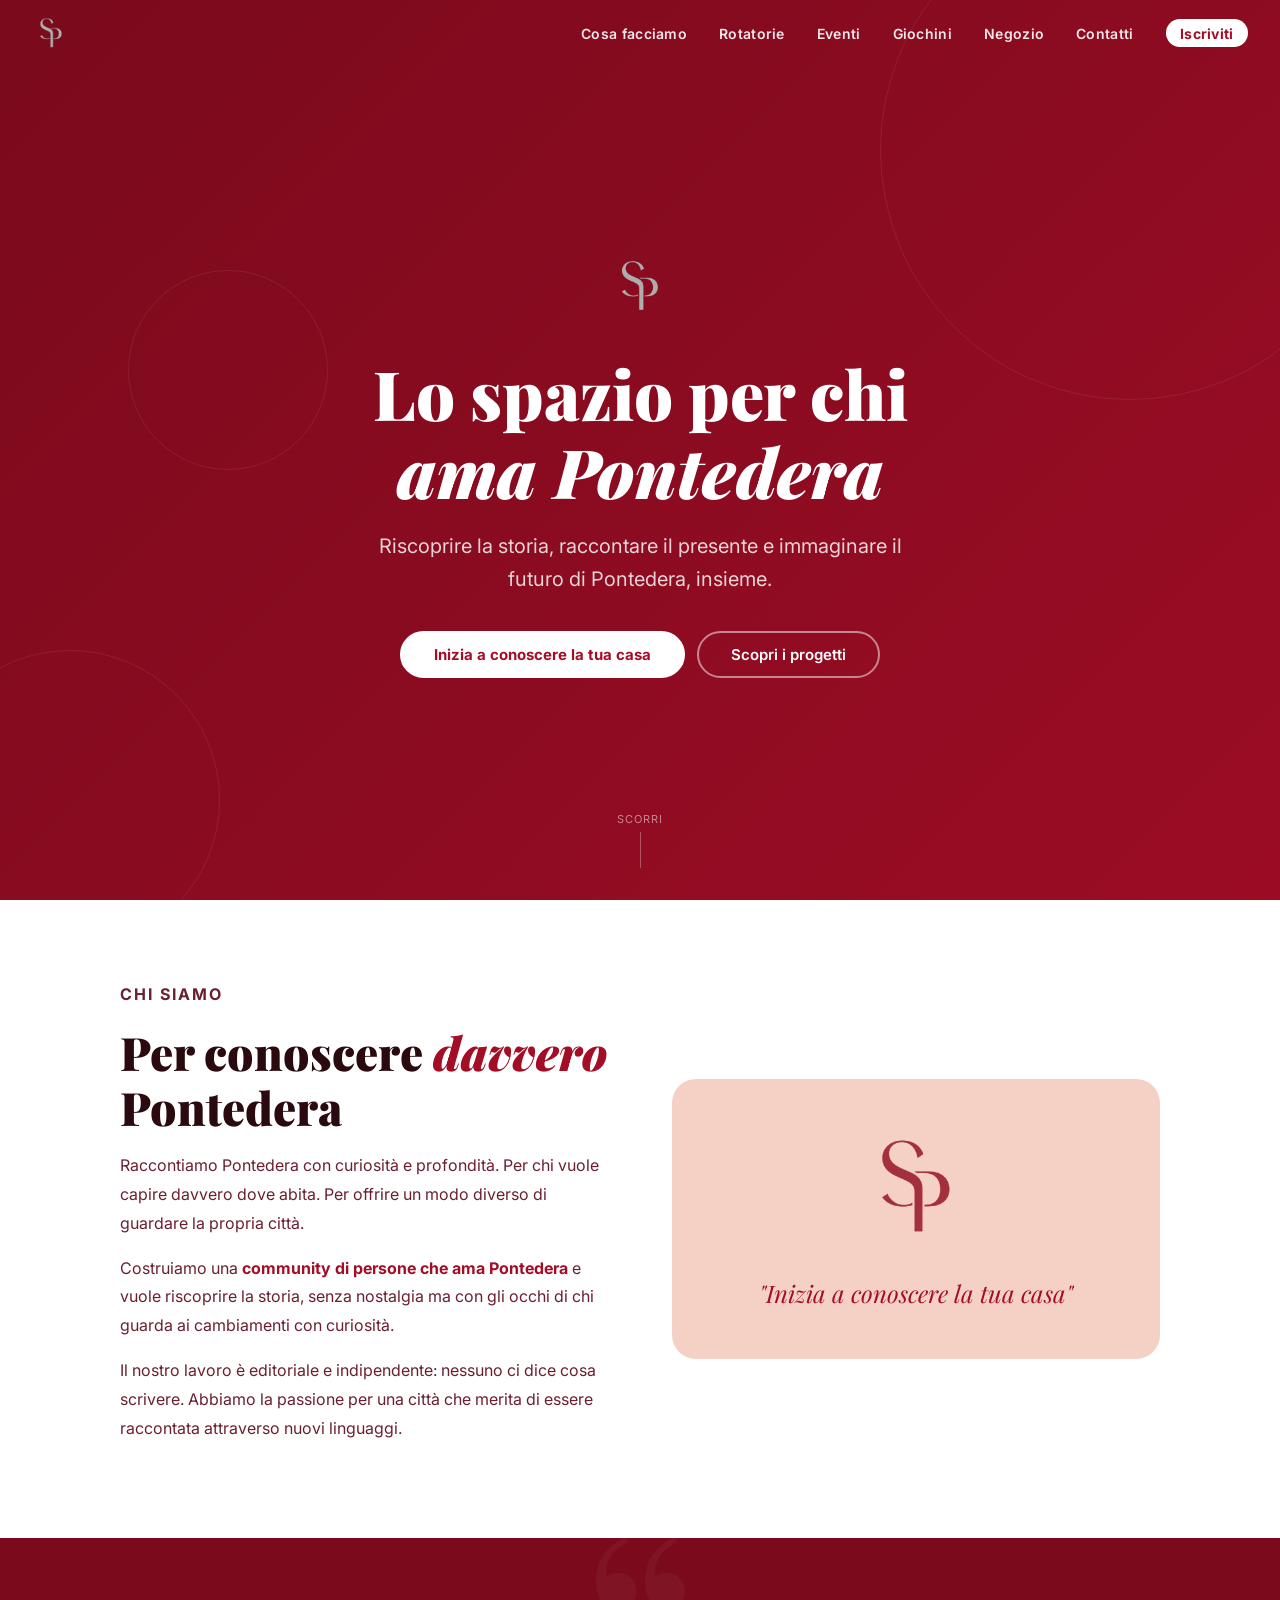
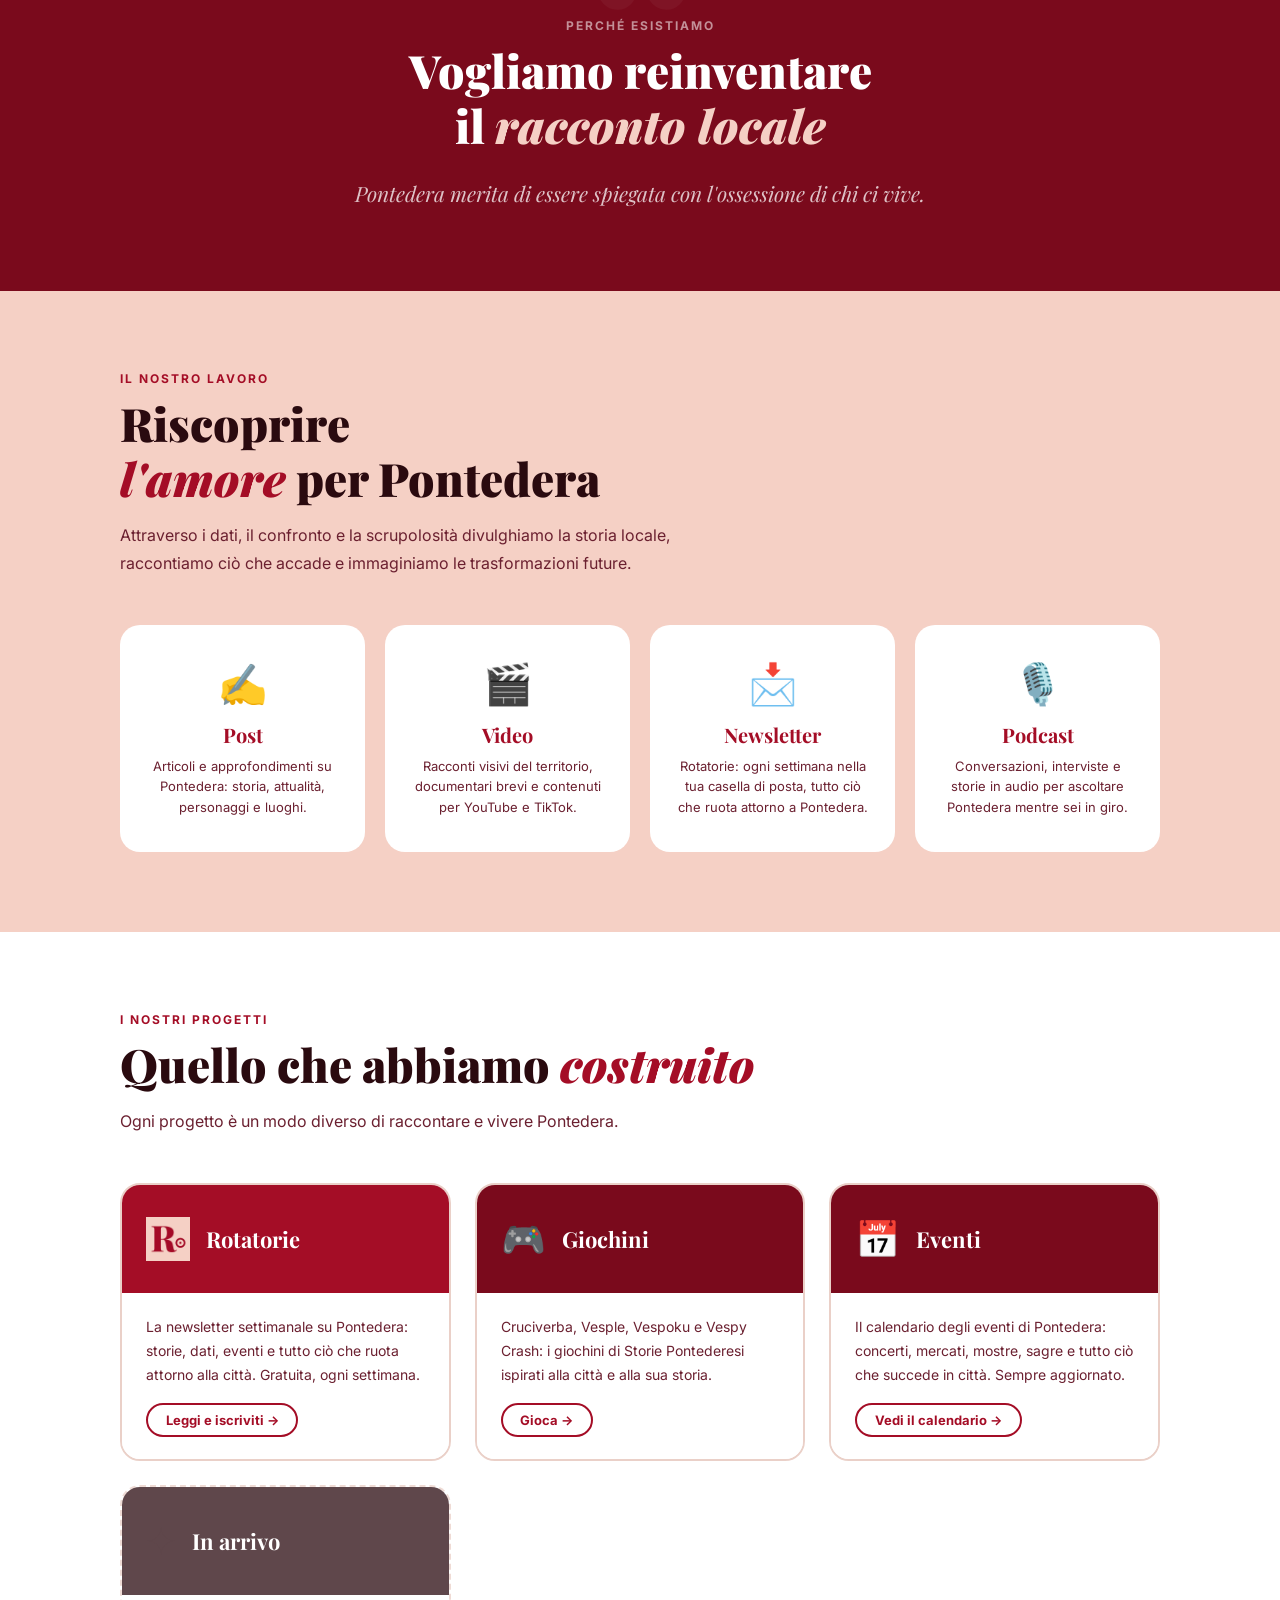
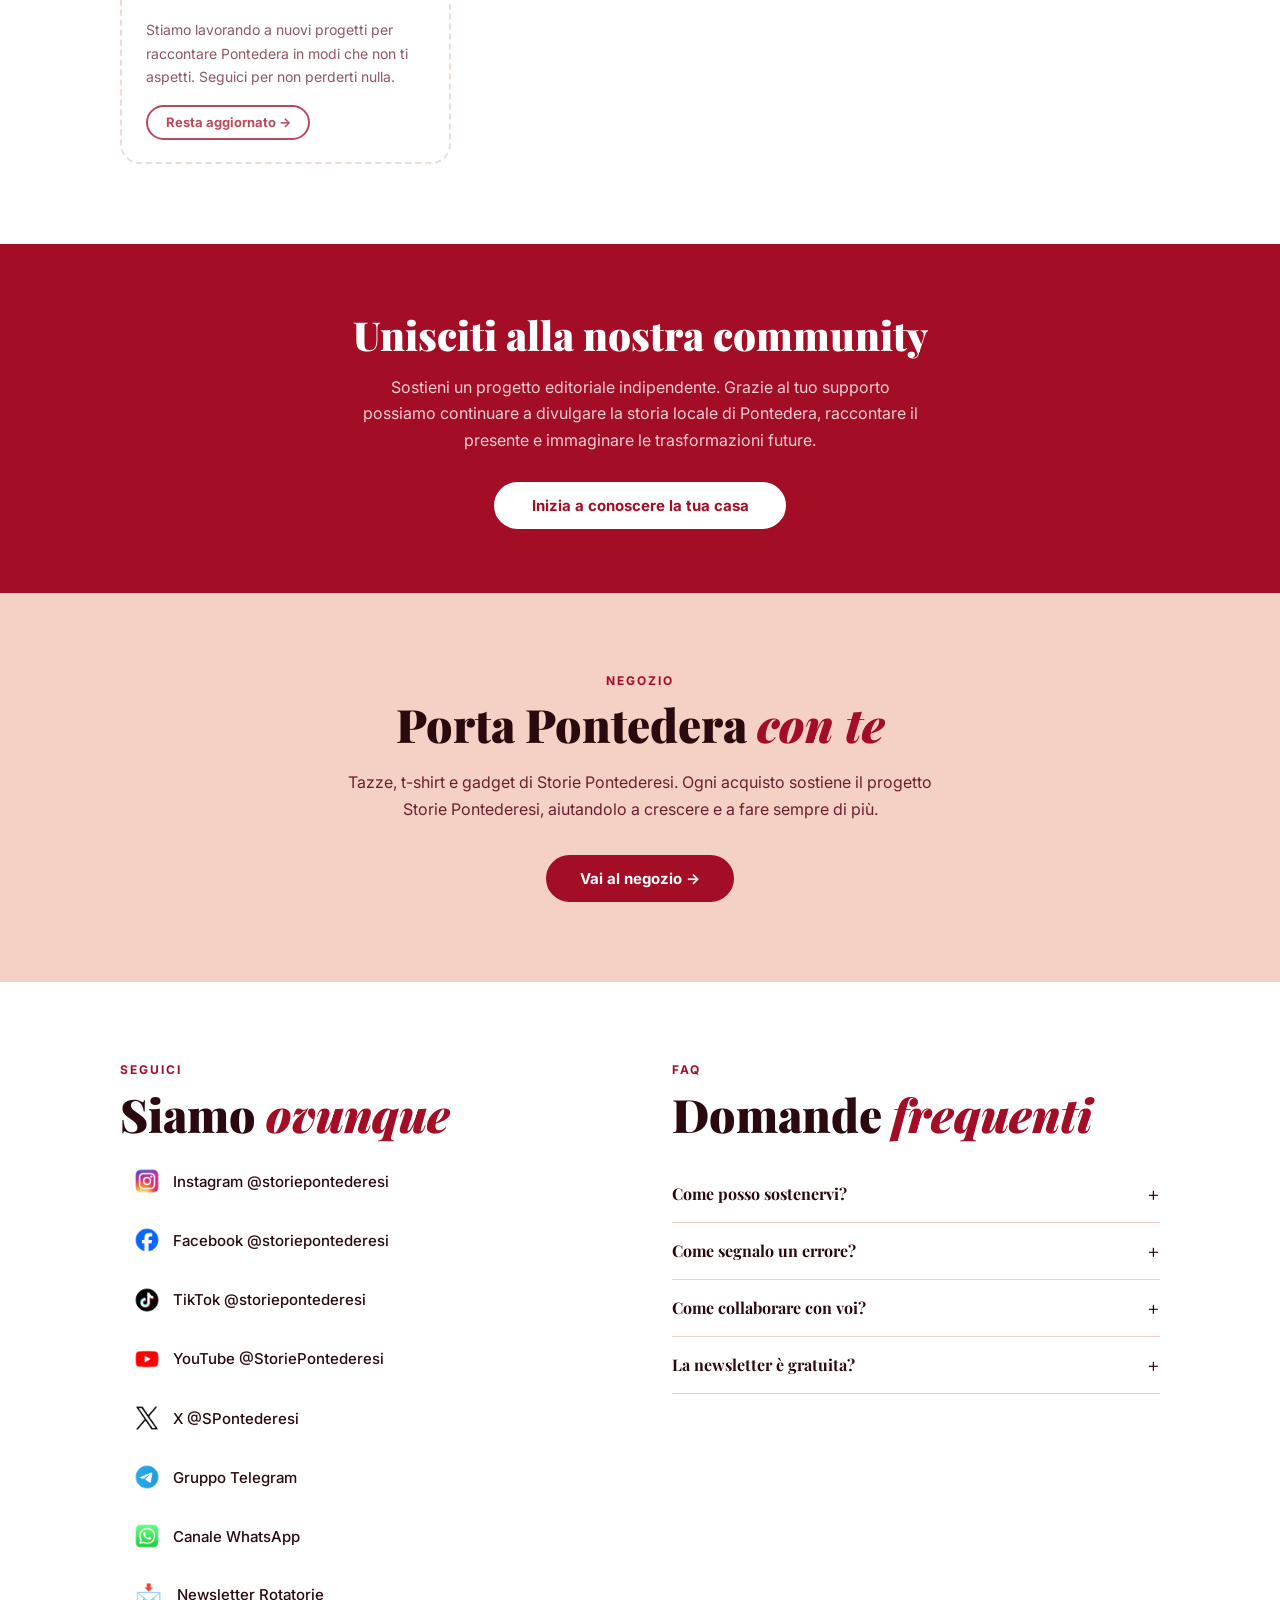
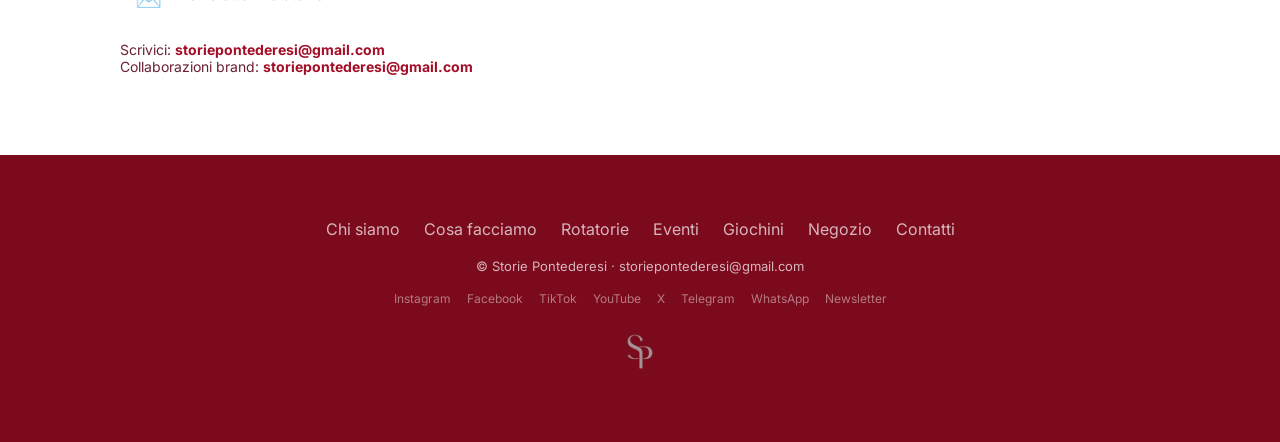
<file: index.html>
<!DOCTYPE html>
<html lang="it">
<head>
  <meta charset="UTF-8">
  <meta name="viewport" content="width=device-width, initial-scale=1.0">
  <title>Storie Pontederesi - Lo spazio per chi ama Pontedera</title>
  <meta name="description" content="Storie Pontederesi è lo strumento per vivere meglio e con più consapevolezza i posti in cui viviamo. Newsletter, giochi, community e molto altro su Pontedera.">
  <meta property="og:title" content="Storie Pontederesi">
  <meta property="og:description" content="Lo spazio per riscoprire la storia, raccontare il presente e immaginare il futuro di Pontedera.">
  <meta property="og:url" content="https://storiepontederesi.it">
  <link rel="icon" href="grafiche/logo.png">
  <link rel="apple-touch-icon" href="grafiche/logo.png">
  <link href="https://fonts.googleapis.com/css2?family=Playfair+Display:ital,wght@0,400;0,700;0,900;1,400;1,700&family=Inter:wght@400;500;600;700&display=swap" rel="stylesheet">
  <style>
    *, *::before, *::after { box-sizing: border-box; margin: 0; padding: 0; }

    :root {
      --granata: #a40d26;
      --granata-scuro: #7a0a1c;
      --granata-chiaro: #c41030;
      --crema: #f5d0c5;
      --crema-scuro: #ead0c8;
      --bianco: #fff;
      --testo: #2a0a0f;
      --testo-mid: #6b2030;
    }

    html { scroll-behavior: smooth; }

    body {
      font-family: 'Inter', sans-serif;
      color: var(--testo);
      background: var(--crema);
      overflow-x: hidden;
    }

    /* ── NAVBAR ── */
    #navbar {
      position: fixed; top: 0; left: 0; right: 0; z-index: 100;
      padding: .9rem 2rem;
      display: flex; align-items: center; justify-content: space-between;
      transition: background .3s, box-shadow .3s;
    }
    #navbar.scrolled {
      background: var(--crema);
      box-shadow: 0 2px 20px rgba(164,13,38,.12);
    }
    .nav-logo { height: 38px; object-fit: contain; }
    .nav-logo-hero { display: block; }
    .nav-logo-scroll { display: none; }
    #navbar.scrolled .nav-logo-hero { display: none; }
    #navbar.scrolled .nav-logo-scroll { display: block; }

    nav { display: flex; gap: 2rem; align-items: center; }
    nav a {
      font-size: 14px; font-weight: 600; text-decoration: none;
      color: rgba(255,255,255,.9); letter-spacing: .3px;
      transition: color .2s;
    }
    nav a:hover { color: var(--bianco); }
    #navbar.scrolled nav a { color: var(--granata); }
    #navbar.scrolled nav a:hover { color: var(--granata-scuro); }

    .nav-cta {
      background: var(--bianco); color: var(--granata) !important;
      border-radius: 999px; padding: .35rem .9rem;
      font-weight: 700 !important;
    }
    #navbar.scrolled .nav-cta {
      background: var(--granata); color: var(--bianco) !important;
    }

    /* Hamburger */
    .hamburger { display: none; cursor: pointer; flex-direction: column; gap: 5px; }
    .hamburger span {
      display: block; width: 24px; height: 2px;
      background: var(--bianco); border-radius: 2px; transition: .3s;
    }
    #navbar.scrolled .hamburger span { background: var(--granata); }
    #mobile-menu {
      display: none; position: fixed; inset: 0; top: 60px;
      background: var(--crema); z-index: 99; padding: 2rem;
      flex-direction: column; gap: 1.4rem;
    }
    #mobile-menu.open { display: flex; }
    #mobile-menu a {
      font-size: 20px; font-weight: 700; color: var(--granata);
      text-decoration: none; font-family: 'Playfair Display', serif;
    }

    /* ── HERO ── */
    #hero {
      min-height: 100vh;
      background: linear-gradient(135deg, var(--granata-scuro) 0%, var(--granata) 50%, var(--granata-chiaro) 100%);
      background-size: 250% 250%;
      animation: hero-shift 10s ease infinite;
      display: flex; align-items: center; justify-content: center;
      position: relative; overflow: hidden; padding: 6rem 2rem 4rem;
    }
    @keyframes hero-shift {
      0%   { background-position: 0% 50%; }
      50%  { background-position: 100% 50%; }
      100% { background-position: 0% 50%; }
    }
    /* Cerchi decorativi */
    .hero-circle {
      position: absolute; border-radius: 50%;
      border: 1px solid rgba(255,255,255,.08);
      animation: pulse-circle 6s ease-in-out infinite;
    }
    .hero-circle:nth-child(1) { width: 500px; height: 500px; top: -100px; right: -100px; animation-delay: 0s; }
    .hero-circle:nth-child(2) { width: 300px; height: 300px; bottom: -50px; left: -80px; animation-delay: 2s; }
    .hero-circle:nth-child(3) { width: 200px; height: 200px; top: 30%; left: 10%; animation-delay: 4s; }
    @keyframes pulse-circle {
      0%,100% { transform: scale(1); opacity: .5; }
      50% { transform: scale(1.08); opacity: 1; }
    }

    .hero-content {
      position: relative; z-index: 1; text-align: center; max-width: 760px;
    }
    .hero-content img { height: 64px; margin-bottom: 2rem; object-fit: contain; }
    .hero-content h1 {
      font-family: 'Playfair Display', serif;
      font-size: clamp(32px, 6vw, 68px);
      color: var(--bianco); line-height: 1.15; font-weight: 900;
      margin-bottom: 1.2rem;
    }
    .hero-content h1 em { font-style: italic; }
    .hero-content p {
      font-size: clamp(16px, 2vw, 20px); color: rgba(255,255,255,.82);
      line-height: 1.65; margin-bottom: 2.2rem; max-width: 560px; margin-left: auto; margin-right: auto;
    }
    .hero-btns { display: flex; gap: 12px; justify-content: center; flex-wrap: wrap; }
    .btn-hero-primary {
      background: var(--bianco); color: var(--granata);
      font-weight: 700; font-size: 15px; border-radius: 999px;
      padding: .75rem 2rem; text-decoration: none; border: 2px solid var(--bianco);
      transition: background .2s, color .2s;
    }
    .btn-hero-primary:hover { background: transparent; color: var(--bianco); }
    .btn-hero-ghost {
      color: var(--bianco); font-weight: 600; font-size: 15px;
      border-radius: 999px; padding: .75rem 2rem; text-decoration: none;
      border: 2px solid rgba(255,255,255,.5); transition: border-color .2s, background .2s;
    }
    .btn-hero-ghost:hover { border-color: var(--bianco); background: rgba(255,255,255,.08); }

    /* Scroll indicator */
    .scroll-hint {
      position: absolute; bottom: 2rem; left: 50%; transform: translateX(-50%);
      display: flex; flex-direction: column; align-items: center; gap: 6px;
      color: rgba(255,255,255,.5); font-size: 11px; letter-spacing: 1px; text-transform: uppercase;
    }
    .scroll-hint::after {
      content: ''; display: block; width: 1px; height: 36px;
      background: rgba(255,255,255,.3); animation: scroll-line 1.8s ease-in-out infinite;
    }
    @keyframes scroll-line { 0%,100%{height:36px;opacity:.3} 50%{height:48px;opacity:.7} }

    /* ── SEZIONI GENERALI ── */
    section { padding: 5rem 2rem; }
    .section-inner { max-width: 1040px; margin: 0 auto; }
    .section-label {
      font-size: 12px; font-weight: 700; text-transform: uppercase;
      letter-spacing: 2px; color: var(--granata); margin-bottom: .6rem;
    }
    .section-title {
      font-family: 'Playfair Display', serif;
      font-size: clamp(28px, 4vw, 46px); font-weight: 900;
      color: var(--testo); line-height: 1.2; margin-bottom: 1rem;
    }
    .section-title em { font-style: italic; color: var(--granata); }
    .section-sub {
      font-size: 16px; color: var(--testo-mid); line-height: 1.7;
      max-width: 600px; margin-bottom: 3rem;
    }

    /* ── CHI SIAMO ── */
    #chi-siamo { background: var(--bianco); }
    .chi-grid {
      display: grid; grid-template-columns: 1fr 1fr; gap: 4rem; align-items: center;
    }
    .chi-text p { font-size: 16px; line-height: 1.8; color: var(--testo-mid); margin-bottom: 1rem; }
    .chi-text p strong { color: var(--granata); }
    .chi-visual {
      background: var(--crema); border-radius: 24px;
      padding: 3rem 2rem; text-align: center;
    }
    .chi-visual img { width: 120px; opacity: .9; margin-bottom: 1.5rem; }
    .chi-visual blockquote {
      font-family: 'Playfair Display', serif; font-style: italic;
      font-size: clamp(18px, 2.5vw, 24px); color: var(--granata); line-height: 1.5;
    }

    /* ── MANIFESTO BAND ── */
    .manifesto-band {
      background: var(--granata-scuro); padding: 5rem 2rem; text-align: center;
      position: relative; overflow: hidden;
    }
    .manifesto-band::before {
      content: '\201C';
      position: absolute; top: -0.2em; left: 50%; transform: translateX(-50%);
      font-family: 'Playfair Display', serif; font-size: 18rem;
      color: rgba(255,255,255,.04); line-height: 1; pointer-events: none;
    }
    .manifesto-band .section-label { color: rgba(255,255,255,.55); }
    .manifesto-band h2 {
      font-family: 'Playfair Display', serif;
      font-size: clamp(26px, 4vw, 46px); font-weight: 900;
      color: var(--bianco); line-height: 1.2; margin-bottom: 1.4rem;
    }
    .manifesto-band h2 em { font-style: italic; color: var(--crema); }
    .manifesto-quote {
      font-family: 'Playfair Display', serif; font-style: italic;
      font-size: clamp(16px, 2vw, 21px); color: rgba(255,255,255,.75);
      max-width: 620px; margin: 0 auto; line-height: 1.7;
    }

    /* ── COSA FACCIAMO ── */
    #cosa-facciamo { background: var(--crema); }
    .lavori-grid {
      display: grid; grid-template-columns: repeat(auto-fit, minmax(200px, 1fr)); gap: 20px;
    }
    .lavoro-card {
      background: var(--bianco); border-radius: 20px;
      padding: 2rem 1.5rem; text-align: center;
      border: 2px solid transparent; transition: border-color .2s, transform .2s;
    }
    .lavoro-card:hover { border-color: var(--granata); transform: translateY(-4px); }
    .lavoro-icon { font-size: 40px; margin-bottom: .8rem; }
    .lavoro-card h3 {
      font-family: 'Playfair Display', serif; font-size: 20px;
      color: var(--granata); margin-bottom: .5rem;
    }
    .lavoro-card p { font-size: 13px; color: var(--testo-mid); line-height: 1.6; }

    /* ── PROGETTI ── */
    #progetti { background: var(--bianco); }
    .progetti-grid {
      display: grid; grid-template-columns: repeat(auto-fit, minmax(280px, 1fr)); gap: 24px;
    }
    .progetto-card {
      border-radius: 20px; overflow: hidden;
      border: 2px solid var(--crema-scuro);
      transition: box-shadow .2s, transform .2s;
    }
    .progetto-card:hover { box-shadow: 0 12px 32px rgba(164,13,38,.15); transform: translateY(-4px); }
    .progetto-header {
      background: var(--granata); padding: 2rem 1.5rem;
      display: flex; align-items: center; gap: 1rem;
    }
    .progetto-header img { height: 44px; object-fit: contain; }
    .progetto-header h3 {
      font-family: 'Playfair Display', serif; color: var(--bianco); font-size: 22px;
    }
    .progetto-body { padding: 1.4rem 1.5rem; background: var(--bianco); }
    .progetto-body p { font-size: 14px; color: var(--testo-mid); line-height: 1.7; margin-bottom: 1rem; }
    .btn-progetto {
      display: inline-block; padding: .45rem 1.1rem; border-radius: 999px;
      border: 2px solid var(--granata); color: var(--granata);
      font-weight: 700; font-size: 13px; text-decoration: none;
      transition: background .2s, color .2s;
    }
    .btn-progetto:hover { background: var(--granata); color: var(--bianco); }

    /* ── CTA BAND ── */
    .cta-band {
      background: var(--granata); padding: 4rem 2rem; text-align: center;
    }
    .cta-band h2 {
      font-family: 'Playfair Display', serif; font-size: clamp(24px, 4vw, 40px);
      color: var(--bianco); font-weight: 900; margin-bottom: .8rem;
    }
    .cta-band p { color: rgba(255,255,255,.8); font-size: 16px; max-width: 560px; margin: 0 auto 1.8rem; line-height: 1.65; }
    .btn-cta-band {
      display: inline-block; background: var(--bianco); color: var(--granata);
      font-weight: 700; font-size: 15px; border-radius: 999px;
      padding: .75rem 2.2rem; text-decoration: none;
      transition: background .2s, color .2s; border: 2px solid var(--bianco);
    }
    .btn-cta-band:hover { background: transparent; color: var(--bianco); }

    /* ── SHOP ── */
    #shop { background: var(--crema); }
    .shop-grid {
      display: grid; grid-template-columns: repeat(auto-fit, minmax(260px, 1fr)); gap: 24px;
    }
    .prodotto-card {
      background: var(--bianco); border-radius: 20px; overflow: hidden;
      border: 2px solid var(--crema-scuro); transition: transform .2s, box-shadow .2s;
    }
    .prodotto-card:hover { transform: translateY(-4px); box-shadow: 0 12px 32px rgba(164,13,38,.12); }
    .prodotto-img {
      height: 200px; background: var(--crema);
      display: flex; align-items: center; justify-content: center;
      font-size: 64px;
    }
    .prodotto-body { padding: 1.2rem 1.4rem; }
    .prodotto-body h3 {
      font-family: 'Playfair Display', serif; font-size: 20px;
      color: var(--testo); margin-bottom: .4rem;
    }
    .prodotto-body p { font-size: 13px; color: var(--testo-mid); margin-bottom: 1rem; line-height: 1.6; }
    .prodotto-footer {
      display: flex; align-items: center; justify-content: space-between; gap: 8px;
    }
    .prodotto-prezzo {
      font-family: 'Playfair Display', serif; font-size: 22px;
      color: var(--granata); font-weight: 700;
    }
    .prodotto-btns { display: flex; gap: 6px; }
    .btn-prodotto {
      padding: .4rem .9rem; border-radius: 999px;
      font-weight: 700; font-size: 13px; text-decoration: none; cursor: not-allowed;
      opacity: .6; border: 2px solid var(--granata); color: var(--granata);
    }
    .shop-notice {
      text-align: center; font-size: 13px; color: var(--testo-mid);
      margin-top: 1.5rem; font-style: italic;
    }

    /* ── CONTATTI ── */
    #contatti { background: var(--bianco); }
    .contatti-grid {
      display: grid; grid-template-columns: 1fr 1fr; gap: 4rem;
    }
    .social-links { display: flex; flex-direction: column; gap: 12px; margin-top: 1rem; }
    .social-link {
      display: flex; align-items: center; gap: 12px;
      text-decoration: none; color: var(--testo);
      font-size: 15px; font-weight: 500;
      padding: .6rem .8rem; border-radius: 10px;
      transition: background .15s, color .15s;
    }
    .social-link:hover { background: var(--crema); color: var(--granata); }
    .social-link span:first-child { font-size: 22px; width: 32px; text-align: center; }
    .social-link img { width: 28px; height: 28px; object-fit: contain; flex-shrink: 0; }
    .email-link { color: var(--granata); font-weight: 700; text-decoration: none; }
    .email-link:hover { text-decoration: underline; }

    /* FAQ */
    .faq-list { margin-top: 1rem; }
    .faq-item { border-bottom: 1px solid var(--crema-scuro); }
    .faq-q {
      font-family: 'Playfair Display', serif; font-size: 16px; font-weight: 700;
      color: var(--testo); padding: 1rem 0; cursor: pointer;
      display: flex; justify-content: space-between; align-items: center;
      transition: color .2s;
    }
    .faq-q:hover { color: var(--granata); }
    .faq-q::after { content: '+'; font-size: 20px; font-family: 'Inter', sans-serif; font-weight: 300; }
    .faq-item.open .faq-q::after { content: '−'; }
    .faq-a {
      font-size: 14px; color: var(--testo-mid); line-height: 1.7;
      max-height: 0; overflow: hidden; transition: max-height .3s ease, padding .3s;
    }
    .faq-item.open .faq-a { max-height: 200px; padding-bottom: 1rem; }

    /* ── FOOTER ── */
    footer {
      background: var(--granata-scuro); color: rgba(255,255,255,.7);
      padding: 3rem 2rem; text-align: center;
    }
    footer img { height: 44px; margin-top: 1.5rem; margin-bottom: 1rem; opacity: .85; }
    footer p { font-size: 13px; line-height: 1.8; }
    footer a { color: rgba(255,255,255,.7); text-decoration: none; }
    footer a:hover { color: var(--bianco); }
    .footer-links { display: flex; gap: 1.5rem; justify-content: center; flex-wrap: wrap; margin: 1rem 0; }
    .footer-social { display: flex; gap: 1rem; justify-content: center; flex-wrap: wrap; margin-top: .75rem; font-size: 12px; opacity: .65; }

    /* ── RESPONSIVE ── */
    @media(max-width: 768px) {
      nav { display: none; }
      .hamburger { display: flex; }
      .chi-grid, .contatti-grid { grid-template-columns: 1fr; gap: 2rem; }
      .chi-visual { display: none; }
      section { padding: 3.5rem 1.2rem; }
      #hero { padding: 5rem 1.2rem 3rem; }
    }
  </style>
  <script data-goatcounter="https://storiepontederesi.goatcounter.com/count"
          async src="//gc.zgo.at/count.js"></script>
</head>
<body>

<!-- ── NAVBAR ── -->
<header id="navbar">
  <a href="#">
    <img src="grafiche/logo-bianco.png" alt="Storie Pontederesi" class="nav-logo nav-logo-hero">
    <img src="grafiche/logo.png" alt="Storie Pontederesi" class="nav-logo nav-logo-scroll">
  </a>
  <nav>
    <a href="#cosa-facciamo">Cosa facciamo</a>
    <a href="https://storiepontederesi.substack.com" target="_blank">Rotatorie</a>
    <a href="/eventi/">Eventi</a>
    <a href="/giochi/">Giochini</a>
    <a href="/negozio/">Negozio</a>
    <a href="#contatti">Contatti</a>
    <a href="https://storiepontederesi.substack.com/subscribe" target="_blank" class="nav-cta">Iscriviti</a>
  </nav>
  <div class="hamburger" id="hamburger" onclick="toggleMenu()">
    <span></span><span></span><span></span>
  </div>
</header>

<div id="mobile-menu">
  <a href="#cosa-facciamo" onclick="toggleMenu()">Cosa facciamo</a>
  <a href="https://storiepontederesi.substack.com" target="_blank">Rotatorie</a>
  <a href="/eventi/">📅 Eventi</a>
  <a href="/giochi/">Giochini</a>
  <a href="/negozio/" onclick="toggleMenu()">Negozio</a>
  <a href="#contatti" onclick="toggleMenu()">Contatti</a>
  <a href="https://storiepontederesi.substack.com/subscribe" target="_blank">→ Iscriviti gratis</a>
</div>

<!-- ── HERO ── -->
<section id="hero">
  <div class="hero-circle"></div>
  <div class="hero-circle"></div>
  <div class="hero-circle"></div>
  <div class="hero-content">
    <img src="grafiche/logo-bianco.png" alt="Storie Pontederesi">
    <h1>Lo spazio per chi<br><em>ama Pontedera</em></h1>
    <p>Riscoprire la storia, raccontare il presente e immaginare il futuro di Pontedera, insieme.</p>
    <div class="hero-btns">
      <a href="https://storiepontederesi.substack.com/subscribe" target="_blank" class="btn-hero-primary">Inizia a conoscere la tua casa</a>
      <a href="#progetti" class="btn-hero-ghost">Scopri i progetti</a>
    </div>
  </div>
  <div class="scroll-hint">Scorri</div>
</section>

<!-- ── CHI SIAMO ── -->
<section id="chi-siamo">
  <div class="section-inner">
    <div class="chi-grid">
      <div class="chi-text">
        <p class="section-label">Chi siamo</p>
        <h2 class="section-title">Per conoscere <em>davvero</em> Pontedera</h2>
        <p>Raccontiamo Pontedera con curiosità e profondità. Per chi vuole capire davvero dove abita. Per offrire un modo diverso di guardare la propria città.</p>
        <p>Costruiamo una <strong>community di persone che ama Pontedera</strong> e vuole riscoprire la storia, senza nostalgia ma con gli occhi di chi guarda ai cambiamenti con curiosità.</p>
        <p>Il nostro lavoro è editoriale e indipendente: nessuno ci dice cosa scrivere. Abbiamo la passione per una città che merita di essere raccontata attraverso nuovi linguaggi.</p>
      </div>
      <div class="chi-visual">
        <img src="grafiche/logo.png" alt="Storie Pontederesi">
        <blockquote>"Inizia a conoscere la tua casa"</blockquote>
      </div>
    </div>
  </div>
</section>

<!-- ── MANIFESTO BAND ── -->
<div class="manifesto-band">
  <div class="section-inner">
    <p class="section-label">Perché esistiamo</p>
    <h2>Vogliamo reinventare<br>il <em>racconto locale</em></h2>
    <p class="manifesto-quote">Pontedera merita di essere spiegata con l'ossessione di chi ci vive.</p>
  </div>
</div>

<!-- ── COSA FACCIAMO ── -->
<section id="cosa-facciamo">
  <div class="section-inner">
    <p class="section-label">Il nostro lavoro</p>
    <h2 class="section-title">Riscoprire<br><em>l'amore</em> per Pontedera</h2>
    <p class="section-sub">Attraverso i dati, il confronto e la scrupolosità divulghiamo la storia locale, raccontiamo ciò che accade e immaginiamo le trasformazioni future.</p>
    <div class="lavori-grid">
      <div class="lavoro-card">
        <div class="lavoro-icon">✍️</div>
        <h3>Post</h3>
        <p>Articoli e approfondimenti su Pontedera: storia, attualità, personaggi e luoghi.</p>
      </div>
      <div class="lavoro-card">
        <div class="lavoro-icon">🎬</div>
        <h3>Video</h3>
        <p>Racconti visivi del territorio, documentari brevi e contenuti per YouTube e TikTok.</p>
      </div>
      <div class="lavoro-card">
        <div class="lavoro-icon">📩</div>
        <h3>Newsletter</h3>
        <p>Rotatorie: ogni settimana nella tua casella di posta, tutto ciò che ruota attorno a Pontedera.</p>
      </div>
      <div class="lavoro-card">
        <div class="lavoro-icon">🎙️</div>
        <h3>Podcast</h3>
        <p>Conversazioni, interviste e storie in audio per ascoltare Pontedera mentre sei in giro.</p>
      </div>
    </div>
  </div>
</section>

<!-- ── PROGETTI ── -->
<section id="progetti">
  <div class="section-inner">
    <p class="section-label">I nostri progetti</p>
    <h2 class="section-title">Quello che abbiamo <em>costruito</em></h2>
    <p class="section-sub">Ogni progetto è un modo diverso di raccontare e vivere Pontedera.</p>
    <div class="progetti-grid">
      <div class="progetto-card">
        <div class="progetto-header">
          <img src="grafiche/logo-rotatorie.png" alt="Rotatorie">
          <h3>Rotatorie</h3>
        </div>
        <div class="progetto-body">
          <p>La newsletter settimanale su Pontedera: storie, dati, eventi e tutto ciò che ruota attorno alla città. Gratuita, ogni settimana.</p>
          <a href="https://storiepontederesi.substack.com" target="_blank" class="btn-progetto">Leggi e iscriviti →</a>
        </div>
      </div>
      <div class="progetto-card">
        <div class="progetto-header" style="background:var(--granata-scuro)">
          <span style="font-size:36px">🎮</span>
          <h3>Giochini</h3>
        </div>
        <div class="progetto-body">
          <p>Cruciverba, Vesple, Vespoku e Vespy Crash: i giochini di Storie Pontederesi ispirati alla città e alla sua storia.</p>
          <a href="/giochi/" class="btn-progetto">Gioca →</a>
        </div>
      </div>
      <div class="progetto-card">
        <div class="progetto-header" style="background:var(--granata-scuro)">
          <span style="font-size:36px">📅</span>
          <h3>Eventi</h3>
        </div>
        <div class="progetto-body">
          <p>Il calendario degli eventi di Pontedera: concerti, mercati, mostre, sagre e tutto ciò che succede in città. Sempre aggiornato.</p>
          <a href="/eventi/" class="btn-progetto">Vedi il calendario →</a>
        </div>
      </div>
      <div class="progetto-card" style="border-style:dashed; opacity:.75;">
        <div class="progetto-header" style="background:var(--testo)">
          <span style="font-size:36px">✦</span>
          <h3>In arrivo</h3>
        </div>
        <div class="progetto-body">
          <p>Stiamo lavorando a nuovi progetti per raccontare Pontedera in modi che non ti aspetti. Seguici per non perderti nulla.</p>
          <a href="https://storiepontederesi.substack.com/subscribe" target="_blank" class="btn-progetto">Resta aggiornato →</a>
        </div>
      </div>
    </div>
  </div>
</section>

<!-- ── CTA BAND ── -->
<div class="cta-band">
  <div class="section-inner" style="text-align:center">
    <h2>Unisciti alla nostra community</h2>
    <p>Sostieni un progetto editoriale indipendente. Grazie al tuo supporto possiamo continuare a divulgare la storia locale di Pontedera, raccontare il presente e immaginare le trasformazioni future.</p>
    <a href="https://storiepontederesi.substack.com/subscribe" target="_blank" class="btn-cta-band">Inizia a conoscere la tua casa</a>
  </div>
</div>

<!-- ── SHOP TEASER ── -->
<section id="shop" style="background:var(--crema);text-align:center;">
  <div class="section-inner" style="max-width:600px">
    <p class="section-label">Negozio</p>
    <h2 class="section-title">Porta Pontedera <em>con te</em></h2>
    <p class="section-sub" style="margin:0 auto 2rem">Tazze, t-shirt e gadget di Storie Pontederesi. Ogni acquisto sostiene il progetto Storie Pontederesi, aiutandolo a crescere e a fare sempre di più.</p>
    <a href="/negozio/" class="btn-hero-primary" style="background:var(--granata);color:var(--bianco);border-color:var(--granata);display:inline-block">Vai al negozio →</a>
  </div>
</section>

<!-- ── CONTATTI ── -->
<section id="contatti">
  <div class="section-inner">
    <div class="contatti-grid">
      <div>
        <p class="section-label">Seguici</p>
        <h2 class="section-title">Siamo <em>ovunque</em></h2>
        <div class="social-links">
          <a href="https://www.instagram.com/storiepontederesi/" target="_blank" class="social-link"><img src="grafiche/instaLogo.png" alt="Instagram"><span>Instagram @storiepontederesi</span></a>
          <a href="https://www.facebook.com/storiepontederesi/" target="_blank" class="social-link"><img src="grafiche/FbLogo.png" alt="Facebook"><span>Facebook @storiepontederesi</span></a>
          <a href="https://www.tiktok.com/@storiepontederesi" target="_blank" class="social-link"><img src="grafiche/TikTokLogo.png" alt="TikTok"><span>TikTok @storiepontederesi</span></a>
          <a href="https://www.youtube.com/@StoriePontederesi" target="_blank" class="social-link"><img src="grafiche/YTLogo.png" alt="YouTube"><span>YouTube @StoriePontederesi</span></a>
          <a href="https://x.com/SPontederesi" target="_blank" class="social-link"><img src="grafiche/xLogo.png" alt="X"><span>X @SPontederesi</span></a>
          <a href="https://t.me/+WxttpZPyHsc3ZmVk" target="_blank" class="social-link"><img src="grafiche/TelegramLogo.png" alt="Telegram"><span>Gruppo Telegram</span></a>
          <a href="https://whatsapp.com/channel/0029VbD66IMG8l5E7vnlet40" target="_blank" class="social-link"><img src="grafiche/WpLogo.png" alt="WhatsApp"><span>Canale WhatsApp</span></a>
          <a href="https://storiepontederesi.substack.com" target="_blank" class="social-link"><span>📩</span><span>Newsletter Rotatorie</span></a>
        </div>
        <p style="margin-top:1.5rem;font-size:14px;color:var(--testo-mid)">
          Scrivici: <a href="mailto:storiepontederesi@gmail.com" class="email-link">storiepontederesi@gmail.com</a><br>
          Collaborazioni brand: <a href="mailto:storiepontederesi@gmail.com" class="email-link">storiepontederesi@gmail.com</a>
        </p>
      </div>
      <div>
        <p class="section-label">FAQ</p>
        <h2 class="section-title" style="margin-bottom:1.5rem">Domande <em>frequenti</em></h2>
        <div class="faq-list">
          <div class="faq-item">
            <div class="faq-q" onclick="toggleFaq(this)">Come posso sostenervi?</div>
            <div class="faq-a">Fino a oggi non siamo in cerca di fondi. Ci puoi sostenere condividendo sui social i nostri contenuti, parlandone con i tuoi amici e partecipando alla community.</div>
          </div>
          <div class="faq-item">
            <div class="faq-q" onclick="toggleFaq(this)">Come segnalo un errore?</div>
            <div class="faq-a">Le correzioni possono essere segnalate nella sezione commenti dei nostri contenuti, tramite messaggio privato sui social o via email a storiepontederesi@gmail.com.</div>
          </div>
          <div class="faq-item">
            <div class="faq-q" onclick="toggleFaq(this)">Come collaborare con voi?</div>
            <div class="faq-a">Se sei un brand o un'organizzazione che vuole collaborare con noi, scrivici a storiepontederesi@gmail.com. Valutiamo ogni proposta con cura.</div>
          </div>
          <div class="faq-item">
            <div class="faq-q" onclick="toggleFaq(this)">La newsletter è gratuita?</div>
            <div class="faq-a">Sì, Rotatorie è completamente gratuita. Puoi iscriverti su Substack e ricevere ogni settimana storie, dati e curiosità su Pontedera.</div>
          </div>
        </div>
      </div>
    </div>
  </div>
</section>

<!-- ── FOOTER ── -->
<footer>
  <div class="footer-links">
    <a href="#chi-siamo">Chi siamo</a>
    <a href="#cosa-facciamo">Cosa facciamo</a>
    <a href="https://storiepontederesi.substack.com" target="_blank">Rotatorie</a>
    <a href="/eventi/">Eventi</a>
    <a href="/giochi/">Giochini</a>
    <a href="/negozio/">Negozio</a>
    <a href="#contatti">Contatti</a>
  </div>
  <p>© Storie Pontederesi · <a href="mailto:storiepontederesi@gmail.com">storiepontederesi@gmail.com</a></p>
  <div class="footer-social">
    <a href="https://www.instagram.com/storiepontederesi/" target="_blank" title="Instagram">Instagram</a>
    <a href="https://www.facebook.com/storiepontederesi/" target="_blank" title="Facebook">Facebook</a>
    <a href="https://www.tiktok.com/@storiepontederesi" target="_blank" title="TikTok">TikTok</a>
    <a href="https://www.youtube.com/@StoriePontederesi" target="_blank" title="YouTube">YouTube</a>
    <a href="https://x.com/SPontederesi" target="_blank" title="X">X</a>
    <a href="https://t.me/+WxttpZPyHsc3ZmVk" target="_blank" title="Telegram">Telegram</a>
    <a href="https://whatsapp.com/channel/0029VbD66IMG8l5E7vnlet40" target="_blank" title="WhatsApp">WhatsApp</a>
    <a href="https://storiepontederesi.substack.com" target="_blank" title="Newsletter">Newsletter</a>
  </div>
  <img src="grafiche/logo-bianco.png" alt="Storie Pontederesi">
</footer>

<script>
// Navbar scroll
window.addEventListener('scroll', () => {
  document.getElementById('navbar').classList.toggle('scrolled', window.scrollY > 60);
});

// Hamburger
function toggleMenu() {
  document.getElementById('mobile-menu').classList.toggle('open');
}

// FAQ accordion
function toggleFaq(el) {
  el.parentElement.classList.toggle('open');
}

// Chiudi menu mobile cliccando fuori
document.addEventListener('click', e => {
  const menu = document.getElementById('mobile-menu');
  const hamburger = document.getElementById('hamburger');
  if(menu.classList.contains('open') && !menu.contains(e.target) && !hamburger.contains(e.target)) {
    menu.classList.remove('open');
  }
});
</script>
</body>
</html>
</file>
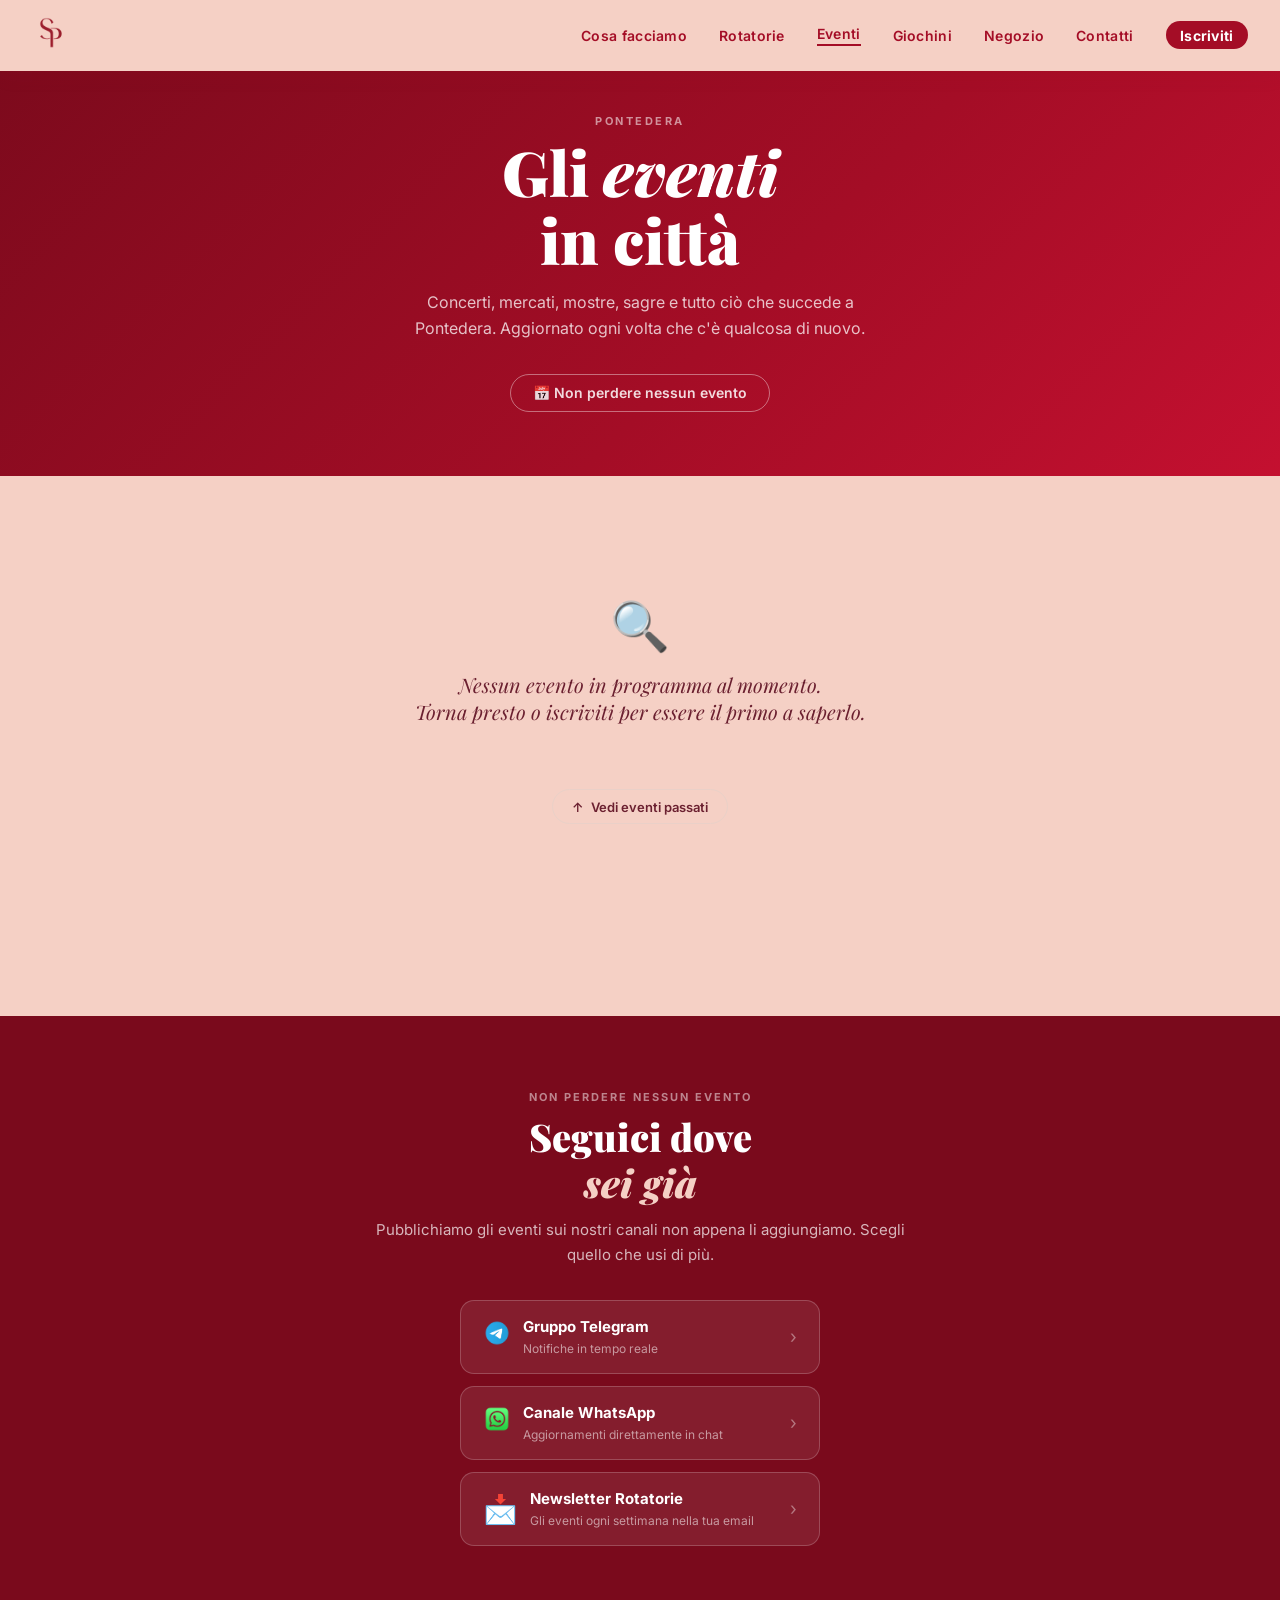
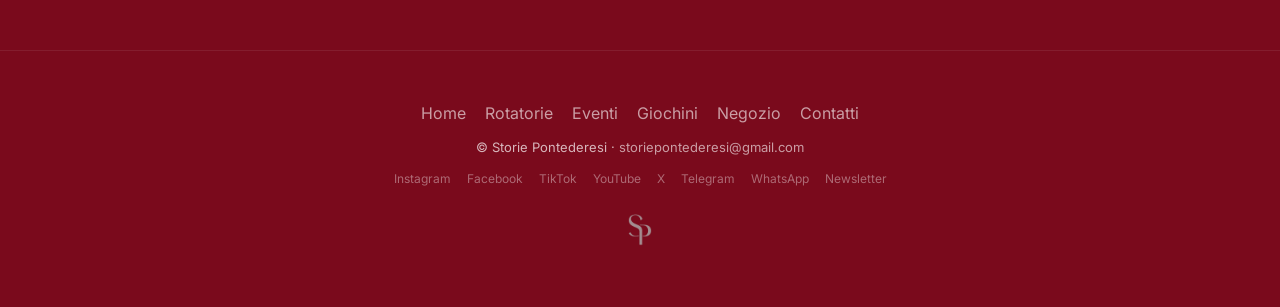
<file: eventi/index.html>
<!DOCTYPE html>
<html lang="it">
<head>
  <meta charset="UTF-8">
  <meta name="viewport" content="width=device-width, initial-scale=1.0">
  <title>Eventi a Pontedera – Storie Pontederesi</title>
  <meta name="description" content="Il calendario degli eventi di Pontedera curato da Storie Pontederesi. Non perdere nessun appuntamento in città.">
  <meta property="og:title" content="Eventi a Pontedera – Storie Pontederesi">
  <meta property="og:description" content="Il calendario degli eventi di Pontedera. Iscriviti per ricevere notifiche quando aggiungiamo nuovi appuntamenti.">
  <meta property="og:url" content="https://storiepontederesi.it/eventi/">
  <link rel="icon" href="../grafiche/logo.png">
  <link rel="apple-touch-icon" href="../grafiche/logo.png">
  <link href="https://fonts.googleapis.com/css2?family=Playfair+Display:ital,wght@0,400;0,700;0,900;1,400;1,700&family=Inter:wght@400;500;600;700&display=swap" rel="stylesheet">
  <style>
    *, *::before, *::after { box-sizing: border-box; margin: 0; padding: 0; }

    :root {
      --granata: #a40d26;
      --granata-scuro: #7a0a1c;
      --granata-chiaro: #c41030;
      --crema: #f5d0c5;
      --crema-scuro: #ead0c8;
      --bianco: #fff;
      --testo: #2a0a0f;
      --testo-mid: #6b2030;
    }

    html { scroll-behavior: smooth; }
    body {
      font-family: 'Inter', sans-serif;
      color: var(--testo);
      background: var(--crema);
      overflow-x: hidden;
    }

    /* ── NAVBAR ── */
    #navbar {
      position: fixed; top: 0; left: 0; right: 0; z-index: 100;
      padding: .9rem 2rem;
      display: flex; align-items: center; justify-content: space-between;
      background: var(--crema);
      box-shadow: 0 2px 20px rgba(164,13,38,.12);
    }
    .nav-logo { height: 38px; object-fit: contain; }
    nav { display: flex; gap: 2rem; align-items: center; }
    nav a {
      font-size: 14px; font-weight: 600; text-decoration: none;
      color: var(--granata); letter-spacing: .3px; transition: color .2s;
    }
    nav a:hover { color: var(--granata-scuro); }
    nav a.active {
      border-bottom: 2px solid var(--granata); padding-bottom: 2px;
    }
    .nav-cta {
      background: var(--granata); color: var(--bianco) !important;
      border-radius: 999px; padding: .35rem .9rem; font-weight: 700 !important;
    }
    .nav-cta:hover { background: var(--granata-scuro) !important; color: var(--bianco) !important; }

    .hamburger { display: none; cursor: pointer; flex-direction: column; gap: 5px; }
    .hamburger span { display: block; width: 24px; height: 2px; background: var(--granata); border-radius: 2px; }
    #mobile-menu {
      display: none; position: fixed; inset: 0; top: 60px;
      background: var(--crema); z-index: 99; padding: 2rem;
      flex-direction: column; gap: 1.4rem;
    }
    #mobile-menu.open { display: flex; }
    #mobile-menu a {
      font-size: 20px; font-weight: 700; color: var(--granata);
      text-decoration: none; font-family: 'Playfair Display', serif;
    }

    /* ── HERO ── */
    .hero {
      background: linear-gradient(135deg, var(--granata-scuro) 0%, var(--granata) 60%, var(--granata-chiaro) 100%);
      padding: 7rem 1.5rem 4rem;
      text-align: center;
    }
    .hero .label {
      font-size: 11px; font-weight: 700; text-transform: uppercase;
      letter-spacing: 2.5px; color: rgba(255,255,255,.55); margin-bottom: .5rem;
    }
    .hero h1 {
      font-family: 'Playfair Display', serif;
      font-size: clamp(34px, 6vw, 62px);
      color: var(--bianco); font-weight: 900; line-height: 1.1;
      margin-bottom: .9rem;
    }
    .hero h1 em { font-style: italic; }
    .hero p {
      font-size: 16px; color: rgba(255,255,255,.75);
      max-width: 480px; margin: 0 auto 2rem; line-height: 1.65;
    }
    .hero-sub-btns {
      display: flex; gap: 10px; justify-content: center; flex-wrap: wrap;
    }
    .btn-ghost {
      display: inline-flex; align-items: center; gap: 6px;
      color: rgba(255,255,255,.85); font-weight: 600; font-size: 14px;
      border-radius: 999px; padding: .6rem 1.4rem;
      border: 1.5px solid rgba(255,255,255,.4); text-decoration: none;
      transition: border-color .2s, background .2s;
    }
    .btn-ghost:hover { border-color: var(--bianco); background: rgba(255,255,255,.1); }

    /* ── LISTA EVENTI ── */
    #eventi {
      background: var(--crema);
      padding: 3.5rem 1.5rem 5rem;
      min-height: 60vh;
    }
    .eventi-inner { max-width: 680px; margin: 0 auto; }

    .month-group { margin-bottom: 3rem; }
    .month-label {
      font-family: 'Playfair Display', serif;
      font-size: 13px; font-weight: 700; text-transform: uppercase;
      letter-spacing: 2px; color: var(--granata);
      padding-bottom: .6rem;
      border-bottom: 2px solid var(--granata);
      margin-bottom: 1.2rem;
    }

    .event-card {
      background: var(--bianco);
      border-radius: 16px;
      overflow: hidden;
      margin-bottom: .8rem;
      border: 1.5px solid var(--crema-scuro);
      transition: box-shadow .18s, transform .18s, border-color .18s;
      text-decoration: none;
      color: inherit;
      display: block;
    }
    .event-card:hover, .event-card:focus {
      box-shadow: 0 6px 24px rgba(164,13,38,.13);
      transform: translateY(-2px);
    }
    .event-card.has-link:hover { border-color: var(--granata); }

    .event-card-img {
      width: 100%; height: 200px;
      object-fit: cover; display: block;
    }

    .event-card-inner {
      padding: 1.2rem 1.4rem;
      display: grid;
      grid-template-columns: 52px 1fr;
      gap: 1rem;
    }

    .event-date {
      display: flex; flex-direction: column; align-items: center;
      justify-content: flex-start; padding-top: .1rem;
      flex-shrink: 0;
    }
    .event-date .day {
      font-family: 'Playfair Display', serif;
      font-size: 28px; font-weight: 900; line-height: 1;
      color: var(--granata);
    }
    .event-date .dow {
      font-size: 10px; font-weight: 700; text-transform: uppercase;
      letter-spacing: 1px; color: var(--testo-mid); margin-top: 2px;
    }

    .event-body {}
    .event-title {
      font-family: 'Playfair Display', serif;
      font-size: 18px; font-weight: 700;
      color: var(--testo); line-height: 1.25;
      margin-bottom: .25rem;
    }
    .event-meta {
      display: flex; flex-wrap: wrap; gap: 8px;
      margin-bottom: .4rem;
    }
    .event-meta span {
      font-size: 12px; color: var(--testo-mid);
      display: flex; align-items: center; gap: 3px;
    }
    .event-desc {
      font-size: 13px; color: var(--testo-mid); line-height: 1.55;
    }
    .event-link-tag {
      display: inline-block; margin-top: .5rem;
      font-size: 12px; font-weight: 700; color: var(--granata);
      letter-spacing: .3px;
    }

    /* Stato vuoto */
    .empty-state {
      text-align: center; padding: 4rem 1rem;
    }
    .empty-state .icon { font-size: 48px; margin-bottom: 1rem; }
    .empty-state p {
      font-family: 'Playfair Display', serif; font-style: italic;
      font-size: 20px; color: var(--testo-mid);
    }

    /* Pulsante eventi passati */
    .past-toggle {
      display: flex; align-items: center; gap: 8px;
      background: none; border: 1.5px solid var(--crema-scuro);
      border-radius: 999px; padding: .55rem 1.2rem;
      font-family: 'Inter', sans-serif; font-size: 13px;
      font-weight: 600; color: var(--testo-mid);
      cursor: pointer; margin: 0 auto 2rem;
      transition: border-color .18s, color .18s;
    }
    .past-toggle:hover { border-color: var(--granata); color: var(--granata); }
    .past-toggle .arrow { transition: transform .25s; display: inline-block; }
    .past-toggle.open .arrow { transform: rotate(180deg); }

    #past-eventi { display: none; }
    #past-eventi.open { display: block; }
    #past-eventi .month-label { color: var(--testo-mid); border-color: var(--crema-scuro); opacity: .7; }

    /* Tag categoria */
    .event-tag {
      display: inline-block;
      font-size: 10px; font-weight: 700; text-transform: uppercase;
      letter-spacing: 1px; padding: .15rem .55rem;
      border-radius: 999px; background: var(--crema);
      color: var(--granata); flex-shrink: 0;
    }

    /* ── ISCRIVITI ── */
    #iscriviti {
      background: var(--granata-scuro);
      padding: 4.5rem 1.5rem;
      text-align: center;
    }
    .iscr-inner { max-width: 560px; margin: 0 auto; }
    .iscr-inner .label {
      font-size: 11px; font-weight: 700; text-transform: uppercase;
      letter-spacing: 2px; color: rgba(255,255,255,.5); margin-bottom: .5rem;
    }
    .iscr-inner h2 {
      font-family: 'Playfair Display', serif;
      font-size: clamp(26px, 4vw, 38px); font-weight: 900;
      color: var(--bianco); line-height: 1.2; margin-bottom: .8rem;
    }
    .iscr-inner h2 em { font-style: italic; color: var(--crema); }
    .iscr-inner > p {
      font-size: 15px; color: rgba(255,255,255,.7); line-height: 1.65;
      margin-bottom: 2rem;
    }

    .iscr-btns {
      display: flex; flex-direction: column; gap: 12px;
      max-width: 360px; margin: 0 auto 2rem;
    }
    .btn-iscr {
      display: flex; align-items: center; gap: 12px;
      background: rgba(255,255,255,.08); border: 1.5px solid rgba(255,255,255,.2);
      border-radius: 14px; padding: 1rem 1.4rem;
      text-decoration: none; text-align: left;
      transition: background .18s, border-color .18s;
    }
    .btn-iscr:hover { background: rgba(255,255,255,.15); border-color: rgba(255,255,255,.5); }
    .btn-iscr .icon { font-size: 28px; flex-shrink: 0; }
    .btn-iscr .text { flex: 1; }
    .btn-iscr .text strong {
      display: block; font-size: 15px; color: var(--bianco); font-weight: 700;
      margin-bottom: 1px;
    }
    .btn-iscr .text span {
      font-size: 12px; color: rgba(255,255,255,.55);
    }
    .btn-iscr .arrow { color: rgba(255,255,255,.4); font-size: 18px; }


    /* ── FOOTER ── */
    footer {
      background: var(--granata-scuro);
      border-top: 1px solid rgba(255,255,255,.08);
      color: rgba(255,255,255,.7);
      padding: 2.5rem 1.5rem; text-align: center;
    }
    footer img { height: 40px; margin-top: 1.5rem; margin-bottom: .8rem; opacity: .8; }
    footer p { font-size: 13px; line-height: 1.8; }
    footer a { color: rgba(255,255,255,.6); text-decoration: none; }
    footer a:hover { color: var(--bianco); }
    .footer-links { display: flex; gap: 1.2rem; justify-content: center; flex-wrap: wrap; margin: .8rem 0; }
    .footer-social { display: flex; gap: 1rem; justify-content: center; flex-wrap: wrap; margin-top: .75rem; font-size: 12px; opacity: .65; }

    /* ── RESPONSIVE ── */
    @media (max-width: 600px) {
      nav { display: none; }
      .hamburger { display: flex; }
      .event-card-inner {
        grid-template-columns: 44px 1fr;
        gap: .8rem;
        padding: 1rem 1.1rem;
      }
      .event-card-img { height: 170px; }
      .event-date .day { font-size: 24px; }
      .event-title { font-size: 16px; }
      #eventi { padding: 2.5rem 1rem 4rem; }
      .hero { padding: 6rem 1.2rem 3.5rem; }
      #iscriviti { padding: 3.5rem 1.2rem; }
    }
  </style>
  <script data-goatcounter="https://storiepontederesi.goatcounter.com/count" async src="//gc.zgo.at/count.js"></script>
</head>
<body>

<!-- ── NAVBAR ── -->
<header id="navbar">
  <a href="/"><img src="../grafiche/logo.png" alt="Storie Pontederesi" class="nav-logo"></a>
  <nav>
    <a href="/#cosa-facciamo">Cosa facciamo</a>
    <a href="https://storiepontederesi.substack.com" target="_blank">Rotatorie</a>
    <a href="/eventi/" class="active">Eventi</a>
    <a href="/giochi/">Giochini</a>
    <a href="/negozio/">Negozio</a>
    <a href="/#contatti">Contatti</a>
    <a href="https://storiepontederesi.substack.com/subscribe" target="_blank" class="nav-cta">Iscriviti</a>
  </nav>
  <div class="hamburger" id="hamburger" onclick="toggleMenu()">
    <span></span><span></span><span></span>
  </div>
</header>

<div id="mobile-menu">
  <a href="/#cosa-facciamo" onclick="toggleMenu()">Cosa facciamo</a>
  <a href="https://storiepontederesi.substack.com" target="_blank">Rotatorie</a>
  <a href="/eventi/" onclick="toggleMenu()">📅 Eventi</a>
  <a href="/giochi/" onclick="toggleMenu()">Giochini</a>
  <a href="/negozio/" onclick="toggleMenu()">Negozio</a>
  <a href="/#contatti" onclick="toggleMenu()">Contatti</a>
  <a href="https://storiepontederesi.substack.com/subscribe" target="_blank">→ Iscriviti gratis</a>
</div>

<!-- ── HERO ── -->
<div class="hero">
  <p class="label">Pontedera</p>
  <h1>Gli <em>eventi</em><br>in città</h1>
  <p>Concerti, mercati, mostre, sagre e tutto ciò che succede a Pontedera. Aggiornato ogni volta che c'è qualcosa di nuovo.</p>
  <div class="hero-sub-btns">
    <a href="#iscriviti" class="btn-ghost">📅 Non perdere nessun evento</a>
  </div>
</div>

<!-- ── LISTA EVENTI ── -->
<section id="eventi">
  <div class="eventi-inner">
    <div id="eventi-lista"></div>
    <div id="past-eventi"></div>
    <button class="past-toggle" id="past-toggle" onclick="togglePast()" style="display:none">
      <span class="arrow">↑</span> <span id="past-label">Vedi eventi passati</span>
    </button>
  </div>
</section>

<!-- ── SEGUICI ── -->
<section id="iscriviti">
  <div class="iscr-inner">
    <p class="label">Non perdere nessun evento</p>
    <h2>Seguici dove<br><em>sei già</em></h2>
    <p>Pubblichiamo gli eventi sui nostri canali non appena li aggiungiamo. Scegli quello che usi di più.</p>

    <div class="iscr-btns">
      <a href="https://t.me/+WxttpZPyHsc3ZmVk" target="_blank" class="btn-iscr">
        <span class="icon"><img src="../grafiche/TelegramLogo.png" alt="Telegram" style="width:28px;height:28px;object-fit:contain;"></span>
        <span class="text">
          <strong>Gruppo Telegram</strong>
          <span>Notifiche in tempo reale</span>
        </span>
        <span class="arrow">›</span>
      </a>
      <a href="https://whatsapp.com/channel/0029VbD66IMG8l5E7vnlet40" target="_blank" class="btn-iscr">
        <span class="icon"><img src="../grafiche/WpLogo.png" alt="WhatsApp" style="width:28px;height:28px;object-fit:contain;"></span>
        <span class="text">
          <strong>Canale WhatsApp</strong>
          <span>Aggiornamenti direttamente in chat</span>
        </span>
        <span class="arrow">›</span>
      </a>
      <a href="https://storiepontederesi.substack.com/subscribe" target="_blank" class="btn-iscr">
        <span class="icon">📩</span>
        <span class="text">
          <strong>Newsletter Rotatorie</strong>
          <span>Gli eventi ogni settimana nella tua email</span>
        </span>
        <span class="arrow">›</span>
      </a>
    </div>
  </div>
</section>

<!-- ── FOOTER ── -->
<footer>
  <div class="footer-links">
    <a href="/">Home</a>
    <a href="https://storiepontederesi.substack.com" target="_blank">Rotatorie</a>
    <a href="/eventi/">Eventi</a>
    <a href="/giochi/">Giochini</a>
    <a href="/negozio/">Negozio</a>
    <a href="/#contatti">Contatti</a>
  </div>
  <p>© Storie Pontederesi · <a href="mailto:storiepontederesi@gmail.com">storiepontederesi@gmail.com</a></p>
  <div class="footer-social">
    <a href="https://www.instagram.com/storiepontederesi/" target="_blank" title="Instagram">Instagram</a>
    <a href="https://www.facebook.com/storiepontederesi/" target="_blank" title="Facebook">Facebook</a>
    <a href="https://www.tiktok.com/@storiepontederesi" target="_blank" title="TikTok">TikTok</a>
    <a href="https://www.youtube.com/@StoriePontederesi" target="_blank" title="YouTube">YouTube</a>
    <a href="https://x.com/SPontederesi" target="_blank" title="X">X</a>
    <a href="https://t.me/+WxttpZPyHsc3ZmVk" target="_blank" title="Telegram">Telegram</a>
    <a href="https://whatsapp.com/channel/0029VbD66IMG8l5E7vnlet40" target="_blank" title="WhatsApp">WhatsApp</a>
    <a href="https://storiepontederesi.substack.com" target="_blank" title="Newsletter">Newsletter</a>
  </div>
  <img src="../grafiche/logo-bianco.png" alt="Storie Pontederesi">
</footer>

<script>
// ─────────────────────────────────────────────
//  EVENTI — aggiungi qui i nuovi eventi
//  Formato data: 'AAAA-MM-GG'
//  ora: opzionale, es. '21:00' oppure null
//  luogo: opzionale
//  tag: opzionale, es. 'Musica' | 'Mercato' | 'Cultura' | 'Sport' | 'Sagra'
//  link: opzionale, URL per maggiori info
// ─────────────────────────────────────────────
const EVENTI = [
  {
    data: '2026-05-27',
    titolo: 'Gli studenti incontrano Marco Bezzecchi e Jorge Martín',
    desc: 'I piloti di Aprilia Racing Marco Bezzecchi e Jorge Martín fanno visita al Museo Piaggio e incontrano gli studenti.',
    luogo: 'Museo Piaggio',
    ora: '13:30',
    tag: 'Motori',
    img: null,
    link: null
  },
  {
    data: '2026-05-29',
    titolo: 'Romano Prodi e Alfio Nicotra al Teatro Era',
    desc: 'Incontro sui temi della pace, promosso dalla Tavola della Pace con la collaborazione dei nuclei Acli Gronchi e il patrocinio del Comune.',
    luogo: 'Teatro Era',
    ora: '21:15',
    tag: 'Cultura',
    img: null,
    link: 'https://www.comune.pontedera.pi.it/vivere-il-comune/eventi/romano-prodi-e-alfio-nicotra-al-teatro-era/'
  },
  {
    data: '2026-05-30',
    titolo: 'Il raduno nazionale dei Ciao a Pontedera',
    desc: 'Pontedera ospita Ciao da tutta Italia per il meeting nazionale che quest\'anno farà base su Pontedera. La due giorni parte sabato alle 15 dal Museo Piaggio e si dipana con un programma di due giorni, come da locandina allegata.',
    luogo: 'Museo Piaggio',
    ora: '15:00–19:00',
    tag: 'Motori',
    img: null,
    link: 'https://www.comune.pontedera.pi.it/vivere-il-comune/eventi/il-raduno-nazionale-dei-ciao-a-pontedera/'
  },
  {
    data: '2026-06-05',
    titolo: 'Connessioni in Villa a Villa Crastan',
    desc: null,
    luogo: 'Villa Crastan',
    ora: '16:00–24:00',
    tag: 'Cultura',
    img: null,
    link: 'https://www.comune.pontedera.pi.it/novita/a-villa-crastan-le-connessioni-in-villa/'
  },
  {
    data: '2026-06-05',
    titolo: 'Le Tele di Penelope alla biblioteca Gronchi',
    desc: null,
    luogo: 'Biblioteca Gronchi',
    ora: '18:00',
    tag: 'Cultura',
    img: null,
    link: 'https://www.comune.pontedera.pi.it/vivere-il-comune/eventi/le-tele-di-penelope-alla-biblioteca-gronchi/'
  },
  {
    data: '2026-06-06',
    titolo: 'BBQ Party della Bellaria Rugby',
    desc: null,
    luogo: null,
    ora: '19:30',
    tag: 'Sport',
    img: null,
    link: 'https://www.facebook.com/events/1599086194525030/'
  },
  {
    data: '2026-06-10',
    titolo: 'Presentazioni al tramonto a Villa Crastan',
    desc: null,
    luogo: 'Villa Crastan',
    ora: null,
    tag: 'Cultura',
    img: null,
    link: 'https://www.comune.pontedera.pi.it/vivere-il-comune/eventi/presentazioni-al-tramonto-a-villa-crastan/'
  },
  {
    data: '2026-06-11',
    titolo: 'La Mille Miglia passa da Pontedera',
    desc: null,
    luogo: 'Pontedera',
    ora: null,
    tag: 'Motori',
    img: null,
    link: 'https://www.comune.pontedera.pi.it/vivere-il-comune/eventi/la-mille-miglia-a-pontedera/'
  },
  {
    data: '2026-06-12',
    titolo: 'Sergio Cusani e Carlo Sama ospiti di Punti di Vista',
    desc: null,
    luogo: null,
    ora: '18:00',
    tag: 'Cultura',
    img: null,
    link: null
  },
  {
    data: '2026-06-12',
    titolo: 'Un concerto lirico al Parco fluviale',
    desc: null,
    luogo: 'Parco fluviale',
    ora: '21:00',
    tag: 'Musica',
    img: null,
    link: 'https://www.comune.pontedera.pi.it/vivere-il-comune/eventi/un-concerto-lirico-al-parco-fluviale/'
  },
  {
    data: '2026-06-12',
    titolo: 'Dante a Treggiaia in piazza Lazzerini',
    desc: null,
    luogo: 'Piazza Lazzerini, Treggiaia',
    ora: '21:00',
    tag: 'Cultura',
    img: null,
    link: 'https://www.comune.pontedera.pi.it/vivere-il-comune/eventi/dante-a-treggiaia-in-piazza-lazzerini/'
  },
  {
    data: '2026-06-13',
    titolo: 'Notte Bianca dello Sport',
    desc: 'Energia, sport e musica in un evento che unisce movimento e shopping.',
    luogo: 'Pontedera',
    ora: 'dalle 17:00',
    tag: 'Sport',
    img: null,
    link: null
  },
  {
    data: '2026-06-13',
    titolo: 'Le Quattro Stagioni di Vivaldi al Teatro Era',
    desc: null,
    luogo: 'Teatro Era',
    ora: '21:00',
    tag: 'Musica',
    img: null,
    link: 'https://www.comune.pontedera.pi.it/vivere-il-comune/eventi/il-teatro-era-ospita-le-quattro-stagioni-di-vivaldi/'
  },
  {
    data: '2026-07-09',
    titolo: 'Piero Can\'t Jump — Torneo di basket 3vs3',
    desc: 'Decima edizione del torneo di basket 3vs3 maschile e femminile. Dal 9 al 12 luglio al Centro Sportivo Bellaria di Pontedera.',
    luogo: 'Centro Sportivo Bellaria',
    ora: null,
    tag: 'Sport',
    img: null,
    link: null
  },
  {
    data: '2026-07-10',
    titolo: 'Cinema Sotto le stelle: Cime tempestose',
    desc: null,
    luogo: 'Cinema Sotto le stelle',
    ora: '21:30',
    tag: 'Cinema',
    img: null,
    link: null
  },
  {
    data: '2026-07-11',
    titolo: 'Cinema Sotto le stelle: Il diavolo veste Prada 2',
    desc: null,
    luogo: 'Cinema Sotto le stelle',
    ora: '21:30',
    tag: 'Cinema',
    img: null,
    link: null
  },
  {
    data: '2026-07-12',
    titolo: 'Cinema Sotto le stelle: Il diavolo veste Prada 2',
    desc: null,
    luogo: 'Cinema Sotto le stelle',
    ora: '21:30',
    tag: 'Cinema',
    img: null,
    link: null
  },
  {
    data: '2026-07-12',
    titolo: 'LES P\'TITS BRAS (Francia) — «Mon Royaume»',
    desc: 'Spettacolo di circo aereo acrobatico e umoristico. Al Centrum Sete Sóis Sete Luas in Viale Rinaldo Piaggio 82.',
    luogo: 'Centrum Sete Sóis Sete Luas',
    ora: '19:30',
    tag: 'Cultura',
    img: null,
    link: null
  },
  {
    data: '2026-07-14',
    titolo: 'Labollatorio — laboratorio di bolle di sapone',
    desc: null,
    luogo: 'Corso Matteotti',
    ora: 'dalle 18:30',
    tag: 'Cultura',
    img: null,
    link: null
  },
  {
    data: '2026-07-14',
    titolo: 'Shezan, il Genio Impossibile — Alexander De Bastiani',
    desc: 'Lo spettacolo alterna illusionismo, giocoleria, numeri con spade e coltelli, classici della magia rivisitati e una forte relazione con il pubblico.',
    luogo: 'Piazza Curtatone',
    ora: '21:30',
    tag: 'Cultura',
    img: null,
    link: null
  },
  {
    data: '2026-07-14',
    titolo: 'FRÉDERICO GATO & JOÃO MOUSINHO — Fado «The stick & Rope Band»',
    desc: 'Dalla musica pop al fado, alle radici mediterranee: un\'esperienza musicale trasversale a stili e linguaggi, alla ricerca di nuove strade e di una propria identità sonora.',
    luogo: 'Villa Malaspina di Montecastello',
    ora: '21:30',
    tag: 'Musica',
    img: null,
    link: null
  },
  {
    data: '2026-07-15',
    titolo: 'Cinema Sotto le stelle: Mio fratello è un vichingo',
    desc: null,
    luogo: 'Cinema Sotto le stelle',
    ora: '21:30',
    tag: 'Cinema',
    img: null,
    link: null
  },
  {
    data: '2026-07-16',
    titolo: 'Labollatorio, Giochi di legno e Live painting — Elisa Tamburrini',
    desc: null,
    luogo: 'Corso Matteotti',
    ora: 'dalle 18:30',
    tag: 'Cultura',
    img: null,
    link: null
  },
  {
    data: '2026-07-16',
    titolo: 'Degustazione sapori del Festival Sete Sóis e Paola Bivona — «Canzoni Raccolte»',
    desc: 'Dalle 20:30 degustazione di sapori realizzata con la collaborazione della chef Maria Menegato. Alle 21:00 concerto di Paola Bivona.',
    luogo: 'Centrum Sete Sóis Sete Luas',
    ora: '20:30',
    tag: 'Musica',
    img: null,
    link: null
  },
  {
    data: '2026-07-16',
    titolo: 'Oggetti volanti ben identificati — Andrea Vanni / Compagnia Karakongioli',
    desc: 'Giocoleria, equilibrismo e comicità in uno spettacolo costruito su oggetti improbabili, ritmo comico e abilità circense.',
    luogo: 'Piazza Curtatone',
    ora: '21:30',
    tag: 'Cultura',
    img: null,
    link: null
  },
  {
    data: '2026-07-16',
    titolo: 'Cinema Sotto le stelle: Giulio Regeni — Tutto il male del mondo',
    desc: null,
    luogo: 'Cinema Sotto le stelle',
    ora: '21:30',
    tag: 'Cinema',
    img: null,
    link: null
  },
  {
    data: '2026-09-25',
    titolo: 'Bright Night di Pontedera — La Notte Europea delle Ricercatrici e dei Ricercatori',
    desc: 'Stand aperti a tutti, talk a ciclo continuo, progetti e tecnologie innovative del Polo Valdera della Scuola Superiore Sant\'Anna e dell\'Istituto di BioRobotica. In piazza Cavour e al Civico 35.',
    luogo: 'Piazza Cavour e Civico 35',
    ora: '17:00–23:00',
    tag: 'Scienza',
    img: null,
    link: 'https://www.santannapisa.it/it/bright-night-pontedera'
  },
  {
    data: '2026-09-30',
    titolo: 'Settembre sul Battello Andrea da Pontedera',
    desc: 'Tutto settembre il Battello propone escursioni ed eventi sull\'Arno: L\'Arno d\'Oro con la Canottieri, letture animate, Museo dei Mattonai, storie di Pontedera con Michele Quirici, Festa dei Fischi e delle Campanelle. Prenotazione obbligatoria: 388 758 3081 o info@visitvaldera.eu.',
    luogo: 'Approdo Canottieri, Via Bologna – Parco dei Salici',
    ora: null,
    tag: 'Tempo libero',
    img: null,
    link: null
  },
  {
    data: '2026-10-25',
    titolo: 'Tra le pagine — Mostra di Beatrice Alemagna al PALP',
    desc: 'Dal 22 settembre al 25 ottobre, mostra immersiva dedicata all\'illustratrice Beatrice Alemagna. Tre sezioni su altrettanti albi illustrati con personaggi a grandezza reale. Ingresso libero. Laboratori per bambini ogni weekend. Inaugurazione: martedì 22 settembre ore 17.',
    luogo: 'PALP – Palazzo Pretorio',
    ora: null,
    tag: 'Mostra',
    img: null,
    link: null
  },
  {
    data: '2026-09-26',
    titolo: 'La Traviata nel borgo di Santa Lucia',
    desc: 'L\'opera di Giuseppe Verdi arriva nella frazione pontederese. Ingresso gratuito e libero. Organizzazione Pontedera Incanto, con la Corale Città di Pontedera. Direttore d\'orchestra: maestro Carlo Pucci.',
    luogo: 'Piazza Tobagi, Santa Lucia',
    ora: '21:15–23:00',
    tag: 'Musica',
    img: null,
    link: null
  },
  {
    data: '2026-09-28',
    titolo: 'Gennaro Sangiuliano apre «Vespa chi legge» 2026 — Il Sultano',
    desc: 'Primo appuntamento del cartellone Vespa chi legge 2026. Sangiuliano presenta "Il Sultano. La vita di Recep Tayyip Erdoğan". Prenotazione obbligatoria al link.',
    luogo: 'Auditorium Museo Piaggio',
    ora: '18:00',
    tag: 'Cultura',
    img: null,
    link: 'https://www.museopiaggio.it/eventi-ed-attivita/2-spettacoli/452-gennaro-sangiuliano-il-sultano-la-vita-di-recep-tayyip-erdogan'
  },
  {
    data: '2026-10-02',
    titolo: 'Il lupo è tornato. Conosciamolo insieme',
    desc: 'Incontro pubblico organizzato dalla Consulta di frazione Treggiaia-I Fabbri sul ritorno del lupo in Toscana. Intervengono Marco del Frate (biologo naturalista, consulente Parco San Rossore) e Duccio Berzi (task force lupo, Regione Toscana). Con i saluti dell\'assessore Alessandro Puccinelli e del maresciallo Andrea Guerrieri. Patrocinio Comune di Pontedera.',
    luogo: 'Circolo Arci I Fabbri, Treggiaia',
    ora: '21:00',
    tag: 'Cultura',
    img: null,
    link: null
  },
  {
    data: '2026-10-02',
    titolo: 'Roberto Speranza a «Vespa chi legge»',
    desc: 'L\'ex ministro della Salute presenta il suo libro "La nostra sicurezza" (ed. Solferino). A dialogare con lui la giornalista inviata di guerra Francesca Borri.',
    luogo: null,
    ora: null,
    tag: 'Cultura',
    img: null,
    link: null
  },
  {
    data: '2026-10-03',
    titolo: 'Tappa pontederese del Giro d\'Italia per la Pace',
    desc: 'Il Villaggio scolastico accoglie il Giro d\'Italia per la Pace con una mattinata dedicata agli studenti: gli alunni del Villaggio avranno la fiaccola negli spazi delle scuole, raggiunti dai bambini delle primarie del centro città.',
    luogo: 'Villaggio scolastico',
    ora: '10:00',
    tag: 'Sport',
    img: null,
    link: null
  },
  {
    data: '2026-10-03',
    titolo: 'Scherma in piazza con il Club Scherma Valdera',
    desc: 'Dimostrazione in piazza con allievi e maestri del Club Scherma Valdera. Evento aperto a tutti, nell\'ambito delle iniziative sportive per le celebrazioni del patrono San Faustino.',
    luogo: 'Piazza Cavour',
    ora: 'dalle 16:00',
    tag: 'Sport',
    img: null,
    link: null
  },
  {
    data: '2026-10-03',
    titolo: 'Un Gesto per la Salute — screening gratuiti',
    desc: 'Due giorni di prevenzione con screening specialistici gratuiti per tutta la comunità. Ogni euro raccolto oltre i costi sarà devoluto all\'Ospedale Lotti di Pontedera.',
    luogo: 'Centrum Sete Sóis Sete Luas, Viale Rinaldo Piaggio',
    ora: null,
    tag: 'Salute',
    img: null,
    link: null
  },
  {
    data: '2026-10-04',
    titolo: 'Inaugurazione della Pala d\'Altare di San Faustino al Duomo',
    desc: 'Inaugurazione e benedizione della Pala d\'Altare dipinta dal maestro Luca Macchi, prima della solenne Messa presieduta da Monsignor Giovanni Santucci. Avvio delle celebrazioni per il patrono di Pontedera, con clou il giorno 8 col corteo.',
    luogo: 'Duomo di Pontedera',
    ora: null,
    tag: 'Cultura',
    img: null,
    link: null
  },
  {
    data: '2026-09-26',
    titolo: 'Concerto della Fanfara dei Carabinieri',
    desc: 'L\'ANC presenta il Concerto della Fanfara degli allievi e brigadieri dei carabinieri.',
    luogo: 'Chiesa del Crocifisso',
    ora: '21:00',
    tag: 'Musica',
    img: null,
    link: null
  },
  {
    data: '2026-09-26',
    titolo: '«L\'Arno arrivò fin qui» — passeggiata e battello',
    desc: 'Per il 60° anniversario dell\'alluvione del 4 novembre 1966: passeggiata sui luoghi dell\'alluvione con lo storico Michele Quirici, poi corsa sul Battello Andrea da Pontedera. Posti limitati (max 50), prenotazione obbligatoria: info@visitvaldera.eu oppure 388 7583081.',
    luogo: 'Piazza Martiri della Libertà (ritrovo)',
    ora: '16:30',
    tag: 'Cultura',
    img: null,
    link: null
  },
  {
    data: '2026-10-06',
    titolo: 'Progetto La Farfalla — rassegna di poesie delle RSA Valdera',
    desc: 'Rassegna di poesie collettive degli ospiti delle RSA della Valdera.',
    luogo: null,
    ora: '15:00',
    tag: 'Cultura',
    img: null,
    link: null
  },
  {
    data: '2026-10-07',
    titolo: 'Concerto della Corale Città di Pontedera',
    desc: null,
    luogo: 'Chiesa del Crocifisso',
    ora: '21:15',
    tag: 'Musica',
    img: null,
    link: null
  },
  {
    data: '2026-10-07',
    titolo: 'Visita guidata sull\'arte contemporanea',
    desc: 'Organizzata dall\'Università del Tempo Libero. Partenza da piazza Garibaldi.',
    luogo: 'Piazza Garibaldi',
    ora: '15:30',
    tag: 'Cultura',
    img: null,
    link: null
  },
  {
    data: '2026-10-08',
    titolo: 'Apertura del Museo Piaggio e dei laboratori di BioRobotica',
    desc: 'Apertura straordinaria del Museo Piaggio e dei laboratori dell\'Istituto di BioRobotica.',
    luogo: 'Museo Piaggio',
    ora: null,
    tag: 'Scienza',
    img: null,
    link: null
  },
  {
    data: '2026-10-08',
    titolo: 'Bolle di sapone in piazza Curtatone',
    desc: null,
    luogo: 'Piazza Curtatone',
    ora: '16:30',
    tag: 'Cultura',
    img: null,
    link: null
  },
  {
    data: '2026-10-09',
    titolo: '«Riportiamo la natura in città»',
    desc: 'Incontro alle Mantellate sul tema del ritorno della natura in città.',
    luogo: 'Mantellate',
    ora: '17:45',
    tag: 'Cultura',
    img: null,
    link: null
  },
  {
    data: '2026-10-17',
    titolo: 'Raccolta alimentare Coop',
    desc: null,
    luogo: null,
    ora: null,
    tag: 'Solidarietà',
    img: null,
    link: null
  },
  {
    data: '2026-10-18',
    titolo: '«Vivaldi: virtuosismo vocale e strumentale»',
    desc: 'Concerto della Corale Città di Pontedera.',
    luogo: 'Chiesa del Crocifisso',
    ora: '17:45',
    tag: 'Musica',
    img: null,
    link: null
  },
  {
    data: '2026-10-03',
    titolo: 'Pontedera Antiqua — mercato antiquariato e collezionismo',
    desc: 'Torna il mercato degli oggetti del passato in viale Italia: libri antichi, vinili, oggettistica d\'epoca, abbigliamento e accessori vintage. Organizzazione Associazione Etruria, con patrocinio del Comune. Appuntamento ogni primo sabato del mese.',
    luogo: 'Viale Italia',
    ora: '9:00–18:00',
    tag: 'Mercato',
    img: null,
    link: null
  },
  {
    data: '2026-10-04',
    titolo: 'Raduno Mountain Bike «Città di Pontedera» — 16ª edizione',
    desc: 'Due percorsi tra colline, sterrati e boschi nei territori di Pontedera, Palaia e Montopoli: 36 km (dislivello +450 m) e 63 km (dislivello +1.250 m). Manifestazione non competitiva dedicata alla memoria di Carlo Bertilotti e Stefano Monti. Ritrovo dalle 7:30 al Centro sociale della Borra, iscrizioni fino alle 8:45. Al termine: pasta party, docce e lavaggio bici. Organizzazione: Gruppo Sportivo La Borra, patrocinio Comune di Pontedera.',
    luogo: 'Centro sociale della Borra',
    ora: '7:30 (ritrovo) · 9:00 (partenza)',
    tag: 'Sport',
    img: null,
    link: null
  },
  {
    data: '2026-10-04',
    titolo: 'Piergiorgio Pulixi a «Autunno tra le Righe» — Villa Crastan',
    desc: 'Presentazione di "Il fattore gatto" (ed. Marsilio). A dialogare con Pulixi ci sarà Valentina Filidei. La presentazione sarà seguita da una degustazione gratuita di vini offerti dall\'azienda agricola Usiglian del Vescovo.',
    luogo: 'Villa Crastan',
    ora: '19:00',
    tag: 'Cultura',
    img: null,
    link: null
  },
];

// ─────────────────────────────────────────────
//  Rendering — non modificare
// ─────────────────────────────────────────────
const GIORNI = ['Dom','Lun','Mar','Mer','Gio','Ven','Sab'];
const MESI = ['Gennaio','Febbraio','Marzo','Aprile','Maggio','Giugno',
              'Luglio','Agosto','Settembre','Ottobre','Novembre','Dicembre'];

function buildCard(e) {
  const giorno = GIORNI[e._d.getDay()];
  const giornata = String(e._d.getDate()).padStart(2, '0');
  const metaItems = [];
  if (e.ora) metaItems.push(`<span>🕐 ${e.ora}</span>`);
  if (e.luogo) metaItems.push(`<span>📍 ${e.luogo}</span>`);
  if (e.tag) metaItems.push(`<span class="event-tag">${e.tag}</span>`);
  const Wrapper = e.link ? 'a' : 'div';
  const wrapperAttrs = e.link ? `href="${e.link}" target="_blank" rel="noopener"` : '';
  const hasLink = e.link ? ' has-link' : '';
  return `
    <${Wrapper} ${wrapperAttrs} class="event-card${hasLink}">
      ${e.img ? `<img src="${e.img}" alt="${e.titolo}" class="event-card-img" loading="lazy">` : ''}
      <div class="event-card-inner">
        <div class="event-date">
          <span class="day">${giornata}</span>
          <span class="dow">${giorno}</span>
        </div>
        <div class="event-body">
          <p class="event-title">${e.titolo}</p>
          ${metaItems.length ? `<div class="event-meta">${metaItems.join('')}</div>` : ''}
          ${e.desc ? `<p class="event-desc">${e.desc}</p>` : ''}
          ${e.link ? `<span class="event-link-tag">Maggiori info →</span>` : ''}
        </div>
      </div>
    </${Wrapper}>`;
}

function buildGroups(lista) {
  const gruppi = {};
  lista.forEach(e => {
    const chiave = `${e._d.getFullYear()}-${String(e._d.getMonth()).padStart(2,'0')}`;
    if (!gruppi[chiave]) gruppi[chiave] = { label: `${MESI[e._d.getMonth()]} ${e._d.getFullYear()}`, eventi: [] };
    gruppi[chiave].eventi.push(e);
  });
  let html = '';
  for (const g of Object.values(gruppi)) {
    html += `<div class="month-group"><p class="month-label">${g.label}</p>`;
    g.eventi.forEach(e => { html += buildCard(e); });
    html += '</div>';
  }
  return html;
}

function renderEventi() {
  const oggi = new Date(); oggi.setHours(0,0,0,0);
  const tutti = EVENTI.map(e => ({ ...e, _d: new Date(e.data + 'T00:00:00') }));

  const futuri = tutti.filter(e => e._d >= oggi).sort((a, b) => a._d - b._d);
  const passati = tutti.filter(e => e._d < oggi).sort((a, b) => b._d - a._d);

  const container = document.getElementById('eventi-lista');
  if (futuri.length === 0) {
    container.innerHTML = `
      <div class="empty-state">
        <div class="icon">🔍</div>
        <p>Nessun evento in programma al momento.<br>Torna presto o iscriviti per essere il primo a saperlo.</p>
      </div>`;
  } else {
    container.innerHTML = buildGroups(futuri);
  }

  if (passati.length > 0) {
    document.getElementById('past-eventi').innerHTML = buildGroups(passati);
    document.getElementById('past-toggle').style.display = 'flex';
  }
}

function togglePast() {
  const section = document.getElementById('past-eventi');
  const btn = document.getElementById('past-toggle');
  const label = document.getElementById('past-label');
  const isOpen = section.classList.toggle('open');
  btn.classList.toggle('open', isOpen);
  label.textContent = isOpen ? 'Nascondi eventi passati' : 'Vedi eventi passati';
  if (isOpen) section.scrollIntoView({ behavior: 'smooth', block: 'start' });
}

renderEventi();

// Navbar / menu
function toggleMenu() {
  document.getElementById('mobile-menu').classList.toggle('open');
}
document.addEventListener('click', e => {
  const menu = document.getElementById('mobile-menu');
  const hamburger = document.getElementById('hamburger');
  if (menu.classList.contains('open') && !menu.contains(e.target) && !hamburger.contains(e.target)) {
    menu.classList.remove('open');
  }
});
</script>
</body>
</html>
</file>
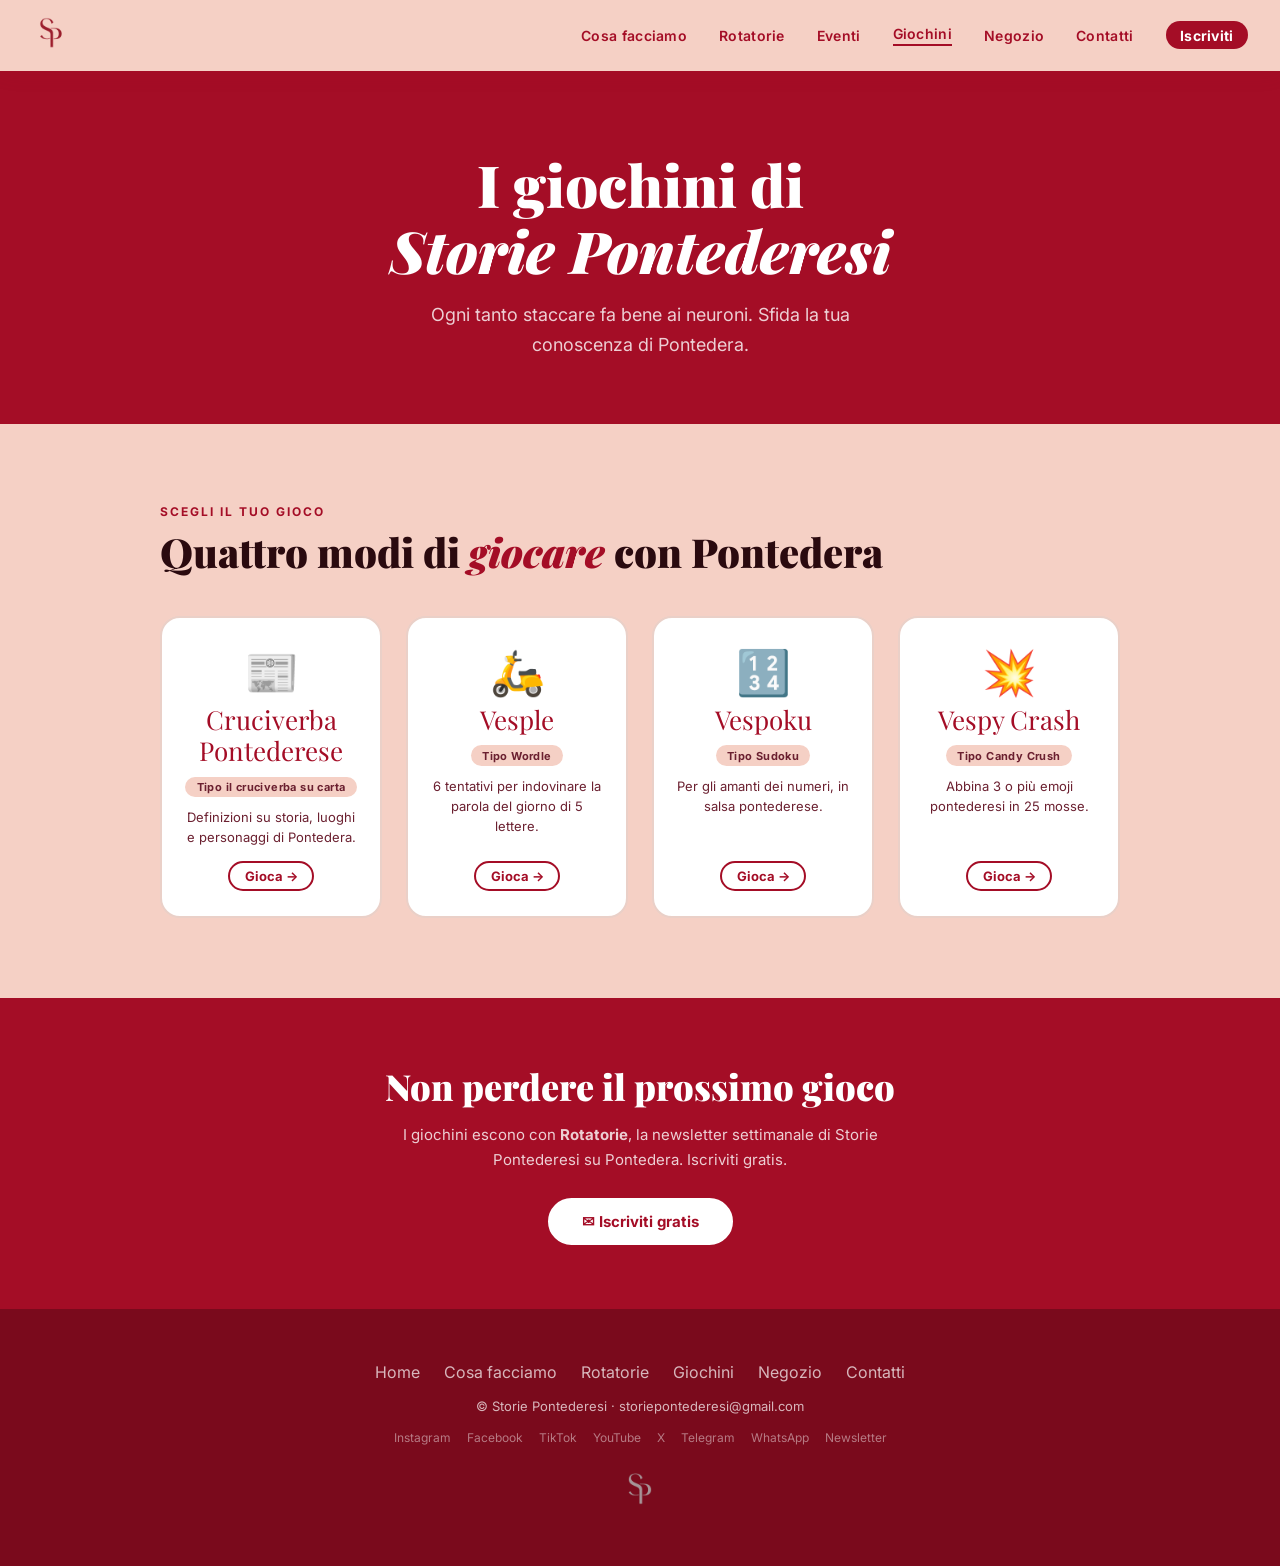
<file: giochi/index.html>
<!DOCTYPE html>
<html lang="it">
<head>
  <meta charset="UTF-8">
  <meta name="viewport" content="width=device-width, initial-scale=1.0">
  <title>Giochini — Storie Pontederesi</title>
  <meta name="description" content="I giochini di Storie Pontederesi: Cruciverba Pontederese, Vesple, Vespoku e Vespy Crash. Allegati alla newsletter Rotatorie.">
  <meta property="og:title" content="Giochini — Storie Pontederesi">
  <meta property="og:description" content="Il Cruciverba Pontederese, Vesple, Vespoku e Vespy Crash: i giochini di Storie Pontederesi.">
  <meta property="og:url" content="https://storiepontederesi.it/giochi/">
  <link rel="icon" href="../grafiche/logo.png">
  <link rel="apple-touch-icon" href="../grafiche/logo.png">
  <link href="https://fonts.googleapis.com/css2?family=Playfair+Display:ital,wght@0,400;0,700;0,900;1,400;1,700&family=Inter:wght@400;500;600;700&display=swap" rel="stylesheet">
  <style>
    *, *::before, *::after { box-sizing: border-box; margin: 0; padding: 0; }

    :root {
      --granata: #a40d26;
      --granata-scuro: #7a0a1c;
      --granata-chiaro: #c41030;
      --crema: #f5d0c5;
      --crema-scuro: #ead0c8;
      --bianco: #fff;
      --testo: #2a0a0f;
      --testo-mid: #6b2030;
    }

    html { scroll-behavior: smooth; }
    body { font-family: 'Inter', sans-serif; color: var(--testo); background: var(--crema); }

    /* ── NAVBAR ── */
    #navbar {
      position: sticky; top: 0; left: 0; right: 0; z-index: 100;
      padding: .9rem 2rem;
      display: flex; align-items: center; justify-content: space-between;
      background: var(--crema);
      box-shadow: 0 2px 20px rgba(164,13,38,.10);
    }
    .nav-logo { height: 38px; object-fit: contain; }
    nav { display: flex; gap: 2rem; align-items: center; }
    nav a {
      font-size: 14px; font-weight: 600; text-decoration: none;
      color: var(--granata); letter-spacing: .3px; transition: color .2s;
    }
    nav a:hover { color: var(--granata-scuro); }
    nav a.active { border-bottom: 2px solid var(--granata); padding-bottom: 2px; }
    .nav-cta {
      background: var(--granata); color: var(--bianco) !important;
      border-radius: 999px; padding: .35rem .9rem; font-weight: 700 !important;
    }
    .nav-cta:hover { background: var(--granata-scuro) !important; }

    /* Hamburger */
    .hamburger { display: none; cursor: pointer; flex-direction: column; gap: 5px; }
    .hamburger span { display: block; width: 24px; height: 2px; background: var(--granata); border-radius: 2px; }
    #mobile-menu {
      display: none; position: fixed; inset: 0; top: 64px;
      background: var(--crema); z-index: 99; padding: 2rem;
      flex-direction: column; gap: 1.4rem;
    }
    #mobile-menu.open { display: flex; }
    #mobile-menu a { font-size: 20px; font-weight: 700; color: var(--granata); text-decoration: none; font-family: 'Playfair Display', serif; }

    /* ── HERO ── */
    .giochi-hero {
      background: var(--granata);
      padding: 5rem 2rem 4rem;
      text-align: center;
    }
    .giochi-hero h1 {
      font-family: 'Playfair Display', serif;
      font-size: clamp(32px, 5vw, 58px);
      color: var(--bianco); font-weight: 900; line-height: 1.15;
      margin-bottom: 1rem;
    }
    .giochi-hero h1 em { font-style: italic; }
    .giochi-hero p {
      font-size: clamp(15px, 2vw, 18px); color: rgba(255,255,255,.8);
      line-height: 1.65; max-width: 520px; margin: 0 auto;
    }

    /* ── CARDS ── */
    .giochi-section { padding: 5rem 2rem; }
    .giochi-inner { max-width: 960px; margin: 0 auto; }
    .section-label {
      font-size: 12px; font-weight: 700; text-transform: uppercase;
      letter-spacing: 2px; color: var(--granata); margin-bottom: .6rem;
    }
    .section-title {
      font-family: 'Playfair Display', serif;
      font-size: clamp(26px, 4vw, 40px); font-weight: 900;
      color: var(--testo); line-height: 1.2; margin-bottom: 2.5rem;
    }
    .section-title em { font-style: italic; color: var(--granata); }

    .cards-grid {
      display: grid;
      grid-template-columns: repeat(auto-fit, minmax(200px, 1fr));
      gap: 24px;
    }

    .card {
      background: var(--bianco);
      border: 2px solid var(--crema-scuro);
      border-radius: 20px;
      padding: 2rem 1.4rem 1.6rem;
      text-decoration: none;
      display: flex; flex-direction: column; align-items: center; gap: 10px;
      transition: border-color .18s, transform .18s, box-shadow .18s;
    }
    .card:hover {
      border-color: var(--granata);
      transform: translateY(-4px);
      box-shadow: 0 12px 32px rgba(164,13,38,.14);
    }

    .card-emoji { font-size: 44px; line-height: 1; transition: transform .18s; }
    .card:hover .card-emoji { transform: scale(1.12) rotate(-4deg); }

    .card-name {
      font-family: 'Playfair Display', serif;
      font-size: clamp(20px, 3vw, 26px);
      color: var(--granata); text-align: center; line-height: 1.2;
    }

    .badge {
      display: inline-block;
      background: var(--crema); color: var(--testo-mid);
      font-size: 11px; font-weight: 700;
      border-radius: 999px; padding: .2rem .7rem;
      letter-spacing: .4px;
    }

    .card-desc {
      font-size: 13px; color: var(--testo-mid);
      text-align: center; line-height: 1.55; flex: 1;
    }

    .card-cta {
      margin-top: 4px; font-size: 13px; font-weight: 700;
      color: var(--granata); border: 2px solid var(--granata);
      border-radius: 999px; padding: .3rem .9rem;
      transition: background .18s, color .18s;
    }
    .card:hover .card-cta { background: var(--granata); color: var(--bianco); }

    /* ── NEWSLETTER BAND ── */
    .cta-band {
      background: var(--granata); padding: 4rem 2rem; text-align: center;
    }
    .cta-band h2 {
      font-family: 'Playfair Display', serif; font-size: clamp(22px, 4vw, 36px);
      color: var(--bianco); font-weight: 900; margin-bottom: .8rem;
    }
    .cta-band p { color: rgba(255,255,255,.8); font-size: 15px; max-width: 480px; margin: 0 auto 1.6rem; line-height: 1.65; }
    .btn-cta {
      display: inline-block; background: var(--bianco); color: var(--granata);
      font-weight: 700; font-size: 15px; border-radius: 999px;
      padding: .75rem 2rem; text-decoration: none;
      border: 2px solid var(--bianco); transition: background .2s, color .2s;
    }
    .btn-cta:hover { background: transparent; color: var(--bianco); }

    /* ── FOOTER ── */
    footer {
      background: var(--granata-scuro); color: rgba(255,255,255,.7);
      padding: 2.5rem 2rem; text-align: center;
    }
    footer img { height: 40px; margin-top: 1.5rem; margin-bottom: .8rem; opacity: .85; }
    footer p { font-size: 13px; line-height: 1.8; }
    footer a { color: rgba(255,255,255,.7); text-decoration: none; }
    footer a:hover { color: var(--bianco); }
    .footer-links { display: flex; gap: 1.5rem; justify-content: center; flex-wrap: wrap; margin: .8rem 0; }
    .footer-social { display: flex; gap: 1rem; justify-content: center; flex-wrap: wrap; margin-top: .75rem; font-size: 12px; opacity: .65; }

    /* ── RESPONSIVE ── */
    @media(max-width: 768px) {
      nav { display: none; }
      .hamburger { display: flex; }
      .giochi-hero { padding: 3.5rem 1.2rem 3rem; }
      .giochi-section { padding: 3rem 1.2rem; }
      .cards-grid { grid-template-columns: repeat(auto-fit, minmax(160px, 1fr)); gap: 16px; }
    }
  </style>
  <script data-goatcounter="https://storiepontederesi.goatcounter.com/count"
          async src="//gc.zgo.at/count.js"></script>
</head>
<body>

<!-- ── NAVBAR ── -->
<header id="navbar">
  <a href="/">
    <img src="../grafiche/logo.png" alt="Storie Pontederesi" class="nav-logo">
  </a>
  <nav>
    <a href="/#cosa-facciamo">Cosa facciamo</a>
    <a href="https://storiepontederesi.substack.com" target="_blank">Rotatorie</a>
    <a href="/eventi/">Eventi</a>
    <a href="/giochi/" class="active">Giochini</a>
    <a href="/negozio/">Negozio</a>
    <a href="/#contatti">Contatti</a>
    <a href="https://storiepontederesi.substack.com/subscribe" target="_blank" class="nav-cta">Iscriviti</a>
  </nav>
  <div class="hamburger" id="hamburger" onclick="toggleMenu()">
    <span></span><span></span><span></span>
  </div>
</header>

<div id="mobile-menu">
  <a href="/#cosa-facciamo" onclick="toggleMenu()">Cosa facciamo</a>
  <a href="https://storiepontederesi.substack.com" target="_blank">Rotatorie</a>
  <a href="/eventi/" onclick="toggleMenu()">📅 Eventi</a>
  <a href="/giochi/">Giochini</a>
  <a href="/negozio/" onclick="toggleMenu()">Negozio</a>
  <a href="/#contatti" onclick="toggleMenu()">Contatti</a>
  <a href="https://storiepontederesi.substack.com/subscribe" target="_blank">→ Iscriviti gratis</a>
</div>

<!-- ── HERO ── -->
<div class="giochi-hero">
  <h1>I giochini di<br><em>Storie Pontederesi</em></h1>
  <p>Ogni tanto staccare fa bene ai neuroni. Sfida la tua conoscenza di Pontedera.</p>
</div>

<!-- ── GIOCHI ── -->
<section class="giochi-section">
  <div class="giochi-inner">
    <p class="section-label">Scegli il tuo gioco</p>
    <h2 class="section-title">Quattro modi di <em>giocare</em> con Pontedera</h2>
    <div class="cards-grid">

      <a class="card" href="/giochi/cruciverba/gioca/">
        <span class="card-emoji">📰</span>
        <span class="card-name">Cruciverba Pontederese</span>
        <span class="badge">Tipo il cruciverba su carta</span>
        <span class="card-desc">Definizioni su storia, luoghi e personaggi di Pontedera.</span>
        <span class="card-cta">Gioca →</span>
      </a>

      <a class="card" href="/giochi/vesple/">
        <span class="card-emoji">🛵</span>
        <span class="card-name">Vesple</span>
        <span class="badge">Tipo Wordle</span>
        <span class="card-desc">6 tentativi per indovinare la parola del giorno di 5 lettere.</span>
        <span class="card-cta">Gioca →</span>
      </a>

      <a class="card" href="/giochi/vespoku/">
        <span class="card-emoji">🔢</span>
        <span class="card-name">Vespoku</span>
        <span class="badge">Tipo Sudoku</span>
        <span class="card-desc">Per gli amanti dei numeri, in salsa pontederese.</span>
        <span class="card-cta">Gioca →</span>
      </a>

      <a class="card" href="/giochi/vespycrash/">
        <span class="card-emoji">💥</span>
        <span class="card-name">Vespy Crash</span>
        <span class="badge">Tipo Candy Crush</span>
        <span class="card-desc">Abbina 3 o più emoji pontederesi in 25 mosse.</span>
        <span class="card-cta">Gioca →</span>
      </a>

    </div>
  </div>
</section>

<!-- ── CTA ── -->
<div class="cta-band">
  <h2>Non perdere il prossimo gioco</h2>
  <p>I giochini escono con <strong>Rotatorie</strong>, la newsletter settimanale di Storie Pontederesi su Pontedera. Iscriviti gratis.</p>
  <a href="https://storiepontederesi.substack.com/subscribe" target="_blank" class="btn-cta">✉ Iscriviti gratis</a>
</div>

<!-- ── FOOTER ── -->
<footer>
  <div class="footer-links">
    <a href="/">Home</a>
    <a href="/#cosa-facciamo">Cosa facciamo</a>
    <a href="https://storiepontederesi.substack.com" target="_blank">Rotatorie</a>
    <a href="/giochi/">Giochini</a>
    <a href="/negozio/">Negozio</a>
    <a href="/#contatti">Contatti</a>
  </div>
  <p>© Storie Pontederesi · <a href="mailto:storiepontederesi@gmail.com">storiepontederesi@gmail.com</a></p>
  <div class="footer-social">
    <a href="https://www.instagram.com/storiepontederesi/" target="_blank" title="Instagram">Instagram</a>
    <a href="https://www.facebook.com/storiepontederesi/" target="_blank" title="Facebook">Facebook</a>
    <a href="https://www.tiktok.com/@storiepontederesi" target="_blank" title="TikTok">TikTok</a>
    <a href="https://www.youtube.com/@StoriePontederesi" target="_blank" title="YouTube">YouTube</a>
    <a href="https://x.com/SPontederesi" target="_blank" title="X">X</a>
    <a href="https://t.me/+WxttpZPyHsc3ZmVk" target="_blank" title="Telegram">Telegram</a>
    <a href="https://whatsapp.com/channel/0029VbD66IMG8l5E7vnlet40" target="_blank" title="WhatsApp">WhatsApp</a>
    <a href="https://storiepontederesi.substack.com" target="_blank" title="Newsletter">Newsletter</a>
  </div>
  <img src="../grafiche/logo-bianco.png" alt="Storie Pontederesi">
</footer>

<script>
function toggleMenu() {
  document.getElementById('mobile-menu').classList.toggle('open');
}
</script>
</body>
</html>
</file>
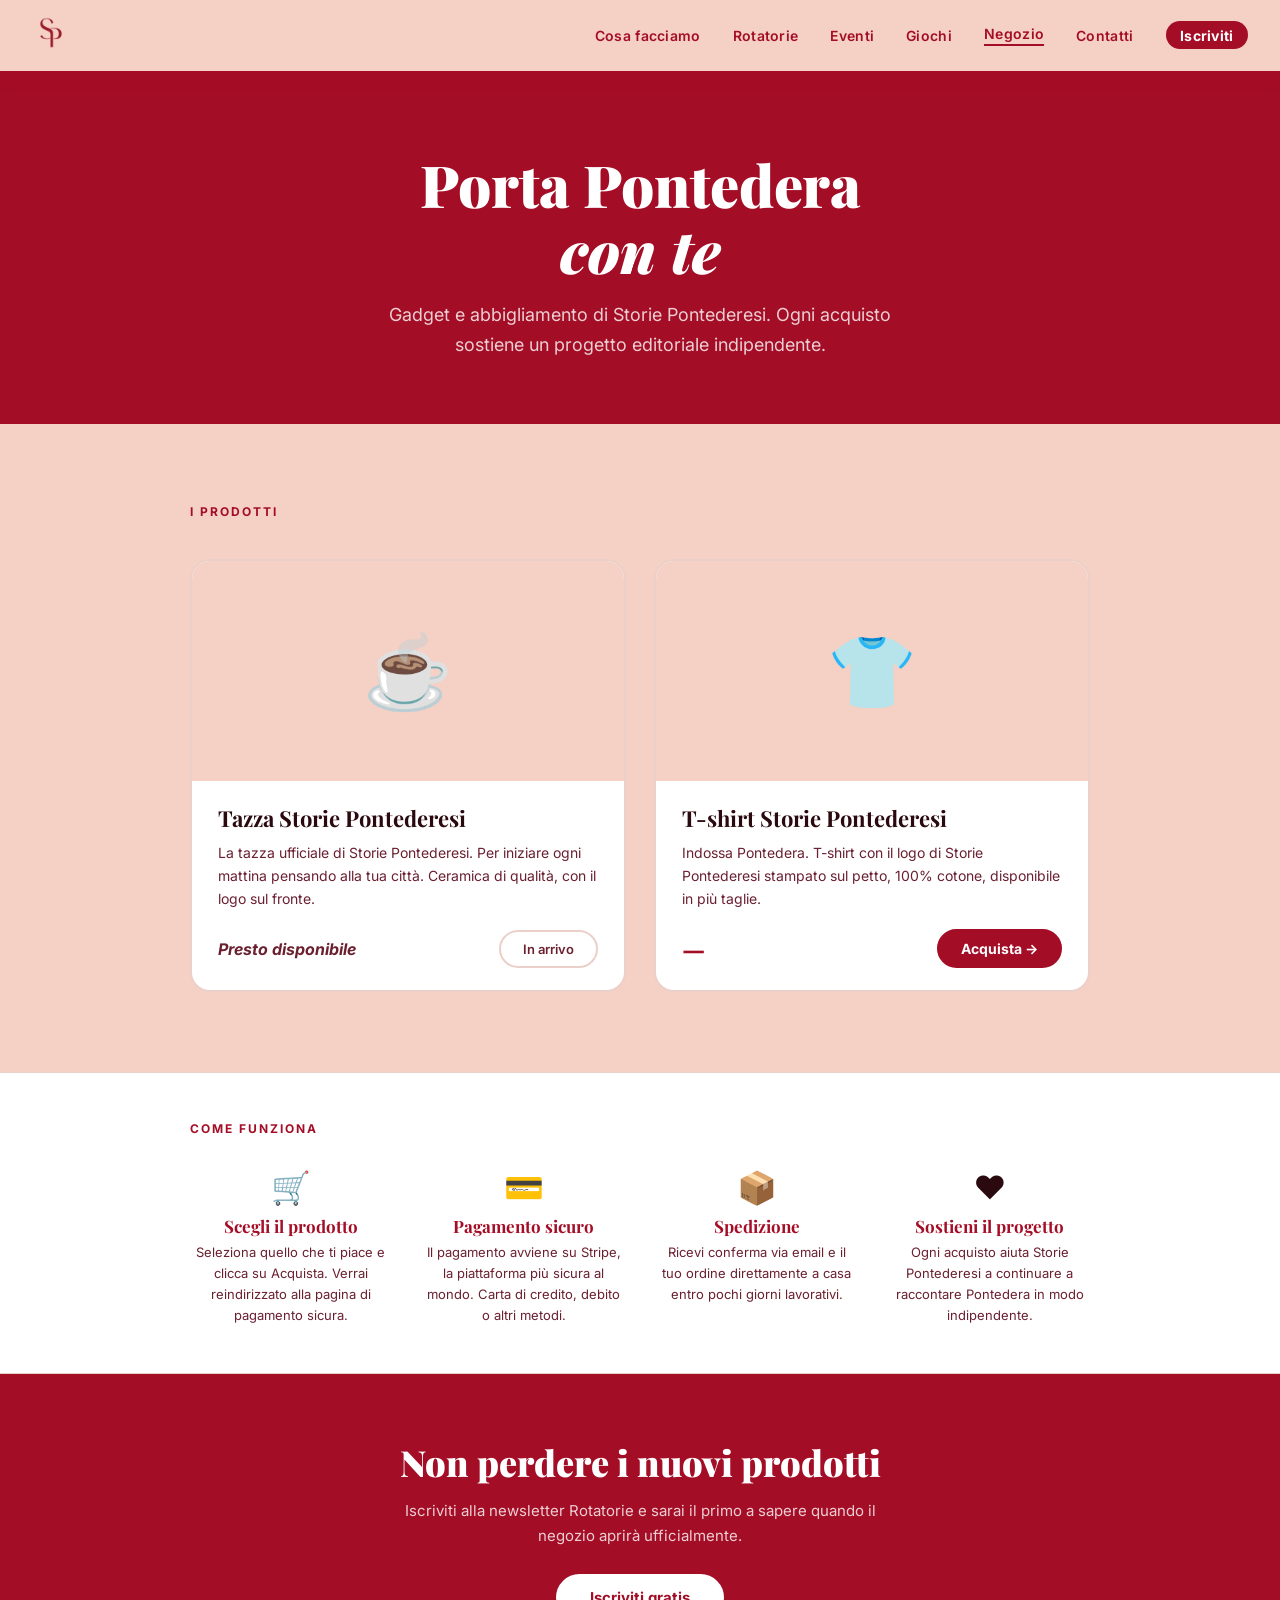
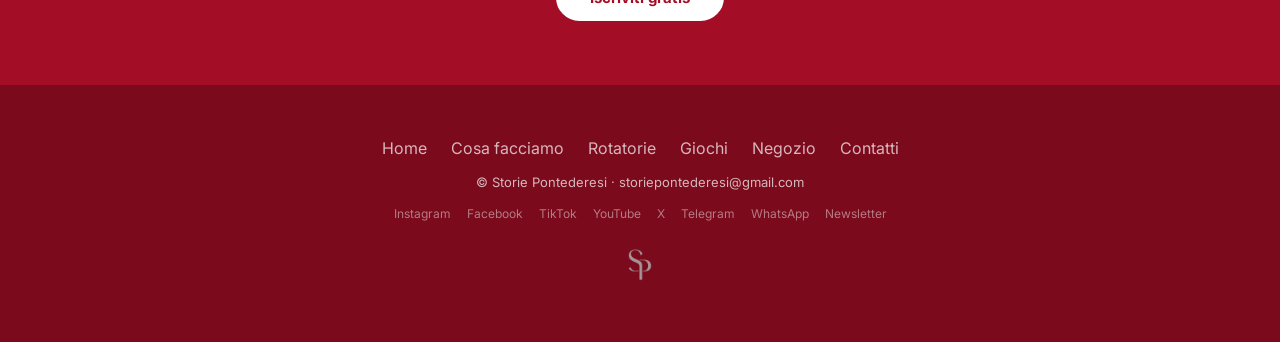
<file: negozio/index.html>
<!DOCTYPE html>
<html lang="it">
<head>
  <meta charset="UTF-8">
  <meta name="viewport" content="width=device-width, initial-scale=1.0">
  <title>Negozio — Storie Pontederesi</title>
  <meta name="description" content="Il negozio di Storie Pontederesi: tazze, t-shirt e gadget di Pontedera. Ogni acquisto sostiene un progetto editoriale indipendente.">
  <meta property="og:title" content="Negozio — Storie Pontederesi">
  <meta property="og:description" content="Porta Pontedera con te. Gadget e abbigliamento di Storie Pontederesi.">
  <meta property="og:url" content="https://storiepontederesi.it/negozio">
  <link rel="icon" href="../grafiche/logo.png">
  <link rel="apple-touch-icon" href="../grafiche/logo.png">
  <link href="https://fonts.googleapis.com/css2?family=Playfair+Display:ital,wght@0,400;0,700;0,900;1,400;1,700&family=Inter:wght@400;500;600;700&display=swap" rel="stylesheet">
  <style>
    *, *::before, *::after { box-sizing: border-box; margin: 0; padding: 0; }

    :root {
      --granata: #a40d26;
      --granata-scuro: #7a0a1c;
      --granata-chiaro: #c41030;
      --crema: #f5d0c5;
      --crema-scuro: #ead0c8;
      --bianco: #fff;
      --testo: #2a0a0f;
      --testo-mid: #6b2030;
    }

    html { scroll-behavior: smooth; }
    body { font-family: 'Inter', sans-serif; color: var(--testo); background: var(--crema); }

    /* ── NAVBAR ── */
    #navbar {
      position: sticky; top: 0; left: 0; right: 0; z-index: 100;
      padding: .9rem 2rem;
      display: flex; align-items: center; justify-content: space-between;
      background: var(--crema);
      box-shadow: 0 2px 20px rgba(164,13,38,.10);
    }
    .nav-logo { height: 38px; object-fit: contain; }
    nav { display: flex; gap: 2rem; align-items: center; }
    nav a {
      font-size: 14px; font-weight: 600; text-decoration: none;
      color: var(--granata); letter-spacing: .3px; transition: color .2s;
    }
    nav a:hover { color: var(--granata-scuro); }
    nav a.active { border-bottom: 2px solid var(--granata); padding-bottom: 2px; }
    .nav-cta {
      background: var(--granata); color: var(--bianco) !important;
      border-radius: 999px; padding: .35rem .9rem; font-weight: 700 !important;
    }
    .nav-cta:hover { background: var(--granata-scuro) !important; }

    /* Hamburger */
    .hamburger { display: none; cursor: pointer; flex-direction: column; gap: 5px; }
    .hamburger span { display: block; width: 24px; height: 2px; background: var(--granata); border-radius: 2px; }
    #mobile-menu {
      display: none; position: fixed; inset: 0; top: 64px;
      background: var(--crema); z-index: 99; padding: 2rem;
      flex-direction: column; gap: 1.4rem;
    }
    #mobile-menu.open { display: flex; }
    #mobile-menu a { font-size: 20px; font-weight: 700; color: var(--granata); text-decoration: none; font-family: 'Playfair Display', serif; }

    /* ── HERO SHOP ── */
    .shop-hero {
      background: var(--granata);
      padding: 5rem 2rem 4rem;
      text-align: center;
    }
    .shop-hero h1 {
      font-family: 'Playfair Display', serif;
      font-size: clamp(32px, 5vw, 58px);
      color: var(--bianco); font-weight: 900; line-height: 1.15;
      margin-bottom: 1rem;
    }
    .shop-hero h1 em { font-style: italic; }
    .shop-hero p { font-size: clamp(15px, 2vw, 18px); color: rgba(255,255,255,.8); line-height: 1.65; max-width: 520px; margin: 0 auto; }

    /* ── PRODOTTI ── */
    .shop-section { padding: 5rem 2rem; }
    .shop-inner { max-width: 900px; margin: 0 auto; }
    .section-label {
      font-size: 12px; font-weight: 700; text-transform: uppercase;
      letter-spacing: 2px; color: var(--granata); margin-bottom: .6rem;
    }
    .shop-grid {
      display: grid; grid-template-columns: repeat(auto-fit, minmax(280px, 1fr)); gap: 28px;
      margin-top: 2.5rem;
    }

    .prodotto-card {
      background: var(--bianco); border-radius: 20px; overflow: hidden;
      border: 2px solid var(--crema-scuro);
      transition: transform .2s, box-shadow .2s;
      display: flex; flex-direction: column;
    }
    .prodotto-card:hover { transform: translateY(-4px); box-shadow: 0 12px 32px rgba(164,13,38,.14); }
    .prodotto-img {
      height: 220px; background: var(--crema);
      display: flex; align-items: center; justify-content: center;
      font-size: 72px;
    }
    .prodotto-body { padding: 1.4rem 1.6rem; flex: 1; display: flex; flex-direction: column; }
    .prodotto-body h2 {
      font-family: 'Playfair Display', serif; font-size: 22px;
      color: var(--testo); margin-bottom: .5rem;
    }
    .prodotto-body p { font-size: 14px; color: var(--testo-mid); line-height: 1.65; margin-bottom: 1.2rem; flex: 1; }
    .prodotto-footer {
      display: flex; align-items: center; justify-content: space-between; gap: 12px; flex-wrap: wrap;
    }
    .prodotto-prezzo {
      font-family: 'Playfair Display', serif; font-size: 26px;
      color: var(--granata); font-weight: 700;
    }
    .prodotto-prezzo.tbd { font-size: 16px; color: var(--testo-mid); font-family: 'Inter', sans-serif; font-style: italic; }
    .btn-acquista {
      display: inline-block; padding: .55rem 1.4rem; border-radius: 999px;
      background: var(--granata); color: var(--bianco);
      font-weight: 700; font-size: 14px; text-decoration: none;
      border: 2px solid var(--granata);
      transition: background .2s, color .2s;
    }
    .btn-acquista:hover { background: var(--granata-scuro); border-color: var(--granata-scuro); }
    .btn-presto {
      display: inline-block; padding: .55rem 1.4rem; border-radius: 999px;
      border: 2px solid var(--crema-scuro); color: var(--testo-mid);
      font-weight: 600; font-size: 13px; cursor: default;
    }

    /* ── INFO STRIP ── */
    .info-strip {
      background: var(--bianco); padding: 3rem 2rem;
      border-top: 1px solid var(--crema-scuro); border-bottom: 1px solid var(--crema-scuro);
    }
    .info-inner { max-width: 900px; margin: 0 auto; }
    .info-grid { display: grid; grid-template-columns: repeat(auto-fit, minmax(200px, 1fr)); gap: 2rem; margin-top: 2rem; }
    .info-item { text-align: center; }
    .info-icon { font-size: 32px; margin-bottom: .5rem; }
    .info-item h3 { font-family: 'Playfair Display', serif; font-size: 17px; color: var(--granata); margin-bottom: .3rem; }
    .info-item p { font-size: 13px; color: var(--testo-mid); line-height: 1.6; }

    /* ── CTA ── */
    .cta-band {
      background: var(--granata); padding: 4rem 2rem; text-align: center;
    }
    .cta-band h2 {
      font-family: 'Playfair Display', serif; font-size: clamp(22px, 4vw, 36px);
      color: var(--bianco); font-weight: 900; margin-bottom: .8rem;
    }
    .cta-band p { color: rgba(255,255,255,.8); font-size: 15px; max-width: 480px; margin: 0 auto 1.6rem; line-height: 1.65; }
    .btn-cta {
      display: inline-block; background: var(--bianco); color: var(--granata);
      font-weight: 700; font-size: 15px; border-radius: 999px;
      padding: .75rem 2rem; text-decoration: none;
      border: 2px solid var(--bianco); transition: background .2s, color .2s;
    }
    .btn-cta:hover { background: transparent; color: var(--bianco); }

    /* ── FOOTER ── */
    footer {
      background: var(--granata-scuro); color: rgba(255,255,255,.7);
      padding: 2.5rem 2rem; text-align: center;
    }
    footer img { height: 40px; margin-top: 1.5rem; margin-bottom: .8rem; opacity: .85; }
    footer p { font-size: 13px; line-height: 1.8; }
    footer a { color: rgba(255,255,255,.7); text-decoration: none; }
    footer a:hover { color: var(--bianco); }
    .footer-links { display: flex; gap: 1.5rem; justify-content: center; flex-wrap: wrap; margin: .8rem 0; }
    .footer-social { display: flex; gap: 1rem; justify-content: center; flex-wrap: wrap; margin-top: .75rem; font-size: 12px; opacity: .65; }

    /* ── RESPONSIVE ── */
    @media(max-width: 768px) {
      nav { display: none; }
      .hamburger { display: flex; }
      .shop-hero { padding: 3.5rem 1.2rem 3rem; }
      .shop-section { padding: 3rem 1.2rem; }
    }
  </style>
  <script data-goatcounter="https://storiepontederesi.goatcounter.com/count"
          async src="//gc.zgo.at/count.js"></script>
</head>
<body>

<!-- ── NAVBAR ── -->
<header id="navbar">
  <a href="/">
    <img src="../grafiche/logo.png" alt="Storie Pontederesi" class="nav-logo">
  </a>
  <nav>
    <a href="/#cosa-facciamo">Cosa facciamo</a>
    <a href="https://storiepontederesi.substack.com" target="_blank">Rotatorie</a>
    <a href="/eventi/">Eventi</a>
    <a href="/giochi/">Giochi</a>
    <a href="/negozio/" class="active">Negozio</a>
    <a href="/#contatti">Contatti</a>
    <a href="https://storiepontederesi.substack.com/subscribe" target="_blank" class="nav-cta">Iscriviti</a>
  </nav>
  <div class="hamburger" id="hamburger" onclick="toggleMenu()">
    <span></span><span></span><span></span>
  </div>
</header>

<div id="mobile-menu">
  <a href="/#cosa-facciamo" onclick="toggleMenu()">Cosa facciamo</a>
  <a href="https://storiepontederesi.substack.com" target="_blank">Rotatorie</a>
  <a href="/eventi/" onclick="toggleMenu()">📅 Eventi</a>
  <a href="/giochi/">Giochi</a>
  <a href="/negozio/">Negozio</a>
  <a href="/#contatti" onclick="toggleMenu()">Contatti</a>
  <a href="https://storiepontederesi.substack.com/subscribe" target="_blank">→ Iscriviti gratis</a>
</div>

<!-- ── HERO ── -->
<div class="shop-hero">
  <h1>Porta Pontedera<br><em>con te</em></h1>
  <p>Gadget e abbigliamento di Storie Pontederesi. Ogni acquisto sostiene un progetto editoriale indipendente.</p>
</div>

<!-- ── PRODOTTI ── -->
<section class="shop-section">
  <div class="shop-inner">
    <p class="section-label">I prodotti</p>
    <div class="shop-grid">

      <!-- Tazza -->
      <div class="prodotto-card">
        <div class="prodotto-img">☕</div>
        <div class="prodotto-body">
          <h2>Tazza Storie Pontederesi</h2>
          <p>La tazza ufficiale di Storie Pontederesi. Per iniziare ogni mattina pensando alla tua città. Ceramica di qualità, con il logo sul fronte.</p>
          <div class="prodotto-footer">
            <span class="prodotto-prezzo tbd">Presto disponibile</span>
            <span class="btn-presto">In arrivo</span>
          </div>
        </div>
      </div>

      <!-- T-shirt -->
      <div class="prodotto-card">
        <div class="prodotto-img">👕</div>
        <div class="prodotto-body">
          <h2>T-shirt Storie Pontederesi</h2>
          <p>Indossa Pontedera. T-shirt con il logo di Storie Pontederesi stampato sul petto, 100% cotone, disponibile in più taglie.</p>
          <div class="prodotto-footer">
            <span class="prodotto-prezzo">—</span>
            <a href="https://buy.stripe.com/test_28EbIV3Bm0LY9pBgRLgw000" target="_blank" class="btn-acquista">Acquista →</a>
          </div>
        </div>
      </div>

    </div>
  </div>
</section>

<!-- ── INFO ── -->
<div class="info-strip">
  <div class="info-inner">
    <p class="section-label">Come funziona</p>
    <div class="info-grid">
      <div class="info-item">
        <div class="info-icon">🛒</div>
        <h3>Scegli il prodotto</h3>
        <p>Seleziona quello che ti piace e clicca su Acquista. Verrai reindirizzato alla pagina di pagamento sicura.</p>
      </div>
      <div class="info-item">
        <div class="info-icon">💳</div>
        <h3>Pagamento sicuro</h3>
        <p>Il pagamento avviene su Stripe, la piattaforma più sicura al mondo. Carta di credito, debito o altri metodi.</p>
      </div>
      <div class="info-item">
        <div class="info-icon">📦</div>
        <h3>Spedizione</h3>
        <p>Ricevi conferma via email e il tuo ordine direttamente a casa entro pochi giorni lavorativi.</p>
      </div>
      <div class="info-item">
        <div class="info-icon">❤️</div>
        <h3>Sostieni il progetto</h3>
        <p>Ogni acquisto aiuta Storie Pontederesi a continuare a raccontare Pontedera in modo indipendente.</p>
      </div>
    </div>
  </div>
</div>

<!-- ── CTA ── -->
<div class="cta-band">
  <h2>Non perdere i nuovi prodotti</h2>
  <p>Iscriviti alla newsletter Rotatorie e sarai il primo a sapere quando il negozio aprirà ufficialmente.</p>
  <a href="https://storiepontederesi.substack.com/subscribe" target="_blank" class="btn-cta">Iscriviti gratis</a>
</div>

<!-- ── FOOTER ── -->
<footer>
  <div class="footer-links">
    <a href="/">Home</a>
    <a href="/#cosa-facciamo">Cosa facciamo</a>
    <a href="https://storiepontederesi.substack.com" target="_blank">Rotatorie</a>
    <a href="/giochi/">Giochi</a>
    <a href="/negozio/">Negozio</a>
    <a href="/#contatti">Contatti</a>
  </div>
  <p>© Storie Pontederesi · <a href="mailto:storiepontederesi@gmail.com">storiepontederesi@gmail.com</a></p>
  <div class="footer-social">
    <a href="https://www.instagram.com/storiepontederesi/" target="_blank" title="Instagram">Instagram</a>
    <a href="https://www.facebook.com/storiepontederesi/" target="_blank" title="Facebook">Facebook</a>
    <a href="https://www.tiktok.com/@storiepontederesi" target="_blank" title="TikTok">TikTok</a>
    <a href="https://www.youtube.com/@StoriePontederesi" target="_blank" title="YouTube">YouTube</a>
    <a href="https://x.com/SPontederesi" target="_blank" title="X">X</a>
    <a href="https://t.me/+WxttpZPyHsc3ZmVk" target="_blank" title="Telegram">Telegram</a>
    <a href="https://whatsapp.com/channel/0029VbD66IMG8l5E7vnlet40" target="_blank" title="WhatsApp">WhatsApp</a>
    <a href="https://storiepontederesi.substack.com" target="_blank" title="Newsletter">Newsletter</a>
  </div>
  <img src="../grafiche/logo-bianco.png" alt="Storie Pontederesi">
</footer>

<script>
function toggleMenu() {
  document.getElementById('mobile-menu').classList.toggle('open');
}
</script>
</body>
</html>
</file>
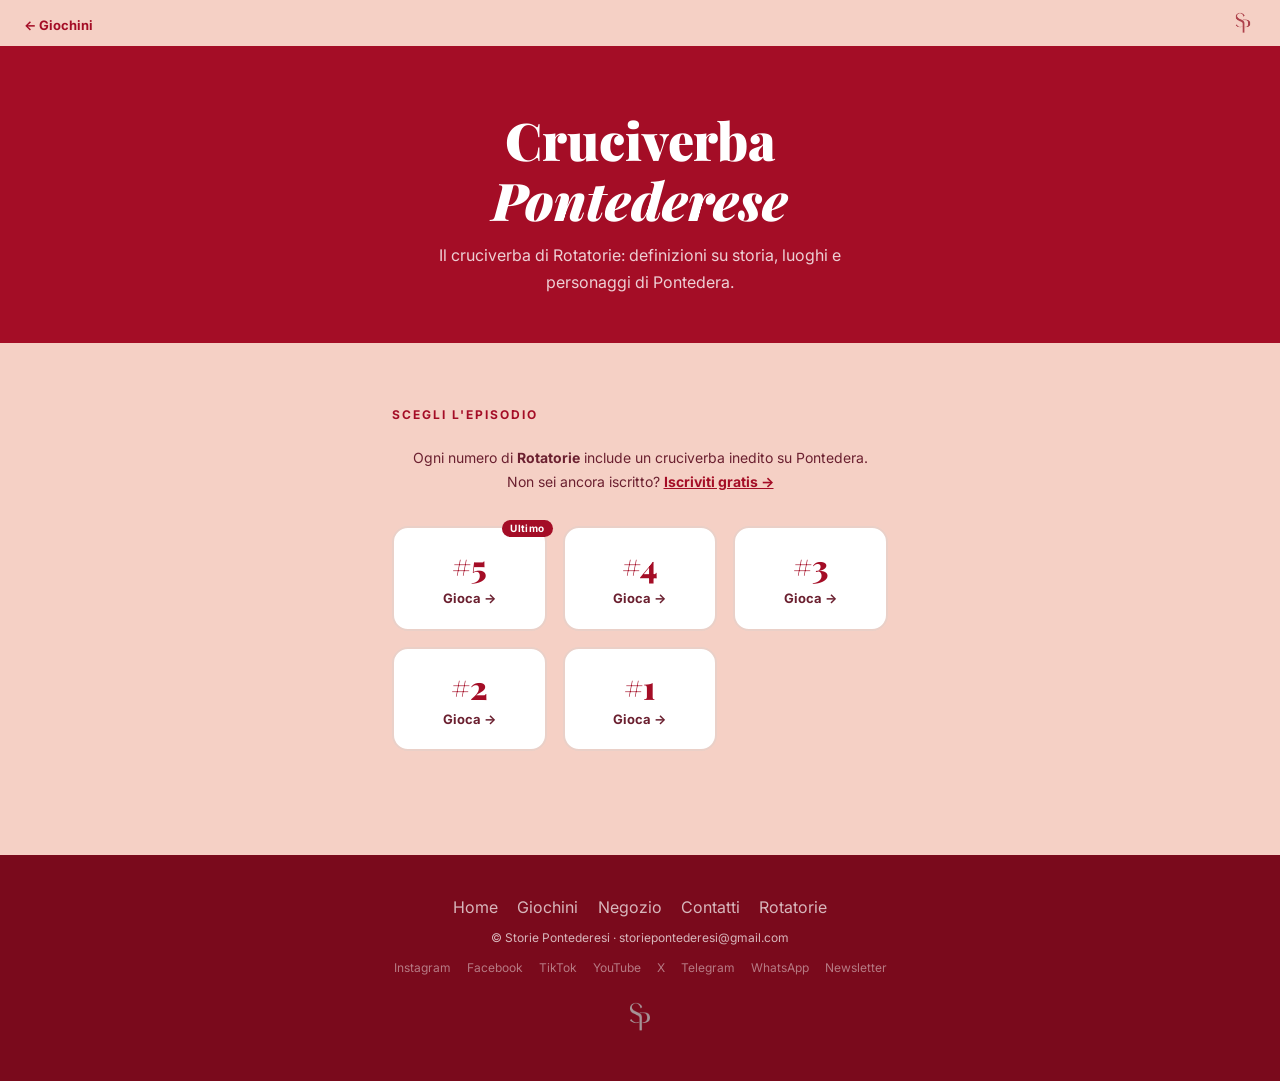
<file: giochi/cruciverba/index.html>
<!DOCTYPE html>
<html lang="it">
<head>
  <meta charset="UTF-8">
  <meta name="viewport" content="width=device-width, initial-scale=1.0">
  <link rel="icon" href="../../grafiche/logo.png">
  <link rel="apple-touch-icon" href="../../grafiche/logo.png">
  <meta property="og:title" content="Il Cruciverba Pontederese — Tutti gli episodi">
  <meta property="og:description" content="Il cruciverba di Rotatorie, la newsletter di Storie Pontederesi su tutto ciò che ruota attorno a Pontedera.">
  <meta property="og:type" content="website">
  <title>Cruciverba Pontederese — Storie Pontederesi</title>
  <link href="https://fonts.googleapis.com/css2?family=Playfair+Display:ital,wght@0,400;0,700;0,900;1,400;1,700&family=Inter:wght@400;500;600;700&display=swap" rel="stylesheet">
  <style>
    *, *::before, *::after { box-sizing: border-box; margin: 0; padding: 0; }
    :root {
      --granata: #a40d26; --granata-scuro: #7a0a1c;
      --crema: #f5d0c5; --crema-scuro: #ead0c8;
      --bianco: #fff; --testo: #2a0a0f; --testo-mid: #6b2030;
    }
    html { scroll-behavior: smooth; }
    body { font-family: 'Inter', sans-serif; color: var(--testo); background: var(--crema); min-height: 100vh; display: flex; flex-direction: column; }

    /* ── TOPBAR ── */
    .game-topbar { display: flex; align-items: center; justify-content: space-between; padding: .6rem 1.5rem .4rem; }
    .back-link { color: var(--granata); text-decoration: none; font-size: 13px; font-weight: 700; }
    .back-link:hover { text-decoration: underline; }
    .topbar-logo { height: 26px; opacity: .8; }

    /* ── HERO ── */
    .hero { background: var(--granata); padding: 4rem 2rem 3rem; text-align: center; }
    .hero h1 { font-family: 'Playfair Display', serif; font-size: clamp(28px, 5vw, 52px); color: var(--bianco); font-weight: 900; line-height: 1.15; margin-bottom: .8rem; }
    .hero h1 em { font-style: italic; }
    .hero p { font-size: 16px; color: rgba(255,255,255,.8); line-height: 1.65; max-width: 460px; margin: 0 auto; }

    /* ── CONTENT ── */
    .content { flex: 1; padding: 4rem 2rem; max-width: 560px; margin: 0 auto; width: 100%; }
    .section-label { font-size: 12px; font-weight: 700; text-transform: uppercase; letter-spacing: 2px; color: var(--granata); margin-bottom: 1.5rem; }

    .episodes-grid { display: grid; grid-template-columns: repeat(auto-fill, minmax(130px, 1fr)); gap: 16px; margin-bottom: 2.5rem; }
    .ep-card { background: var(--bianco); border: 2px solid var(--crema-scuro); border-radius: 16px; padding: 1.4rem 1rem; text-align: center; text-decoration: none; transition: border-color .15s, transform .15s, box-shadow .15s; display: flex; flex-direction: column; align-items: center; gap: 8px; }
    .ep-card:hover { border-color: var(--granata); transform: translateY(-3px); box-shadow: 0 8px 24px rgba(164,13,38,.12); }
    .ep-num { font-family: 'Playfair Display', serif; font-size: 32px; font-weight: 900; color: var(--granata); line-height: 1; }
    .ep-label { font-size: 13px; font-weight: 700; color: var(--testo-mid); }

    .intro-text { font-size: 14px; color: var(--testo-mid); line-height: 1.7; text-align: center; margin-bottom: 2rem; }
    .intro-text a { color: var(--granata); font-weight: 700; text-decoration: underline; }

    /* ── FOOTER ── */
    footer { background: var(--granata-scuro); color: rgba(255,255,255,.7); padding: 2rem 1.5rem; text-align: center; }
    footer img { height: 36px; margin-top: 1.5rem; margin-bottom: .6rem; opacity: .85; }
    footer p { font-size: 12px; line-height: 1.8; }
    footer a { color: rgba(255,255,255,.7); text-decoration: none; }
    footer a:hover { color: var(--bianco); }
    .footer-links { display: flex; gap: 1.2rem; justify-content: center; flex-wrap: wrap; margin: .6rem 0; }
    .footer-social { display: flex; gap: 1rem; justify-content: center; flex-wrap: wrap; margin-top: .75rem; font-size: 12px; opacity: .65; }

    .ep-latest { position: relative; }
    .ep-latest::after { content: 'Ultimo'; position: absolute; top: -8px; right: -8px; background: var(--granata); color: #fff; font-size: 10px; font-weight: 700; border-radius: 999px; padding: .15rem .5rem; letter-spacing: .4px; }
  </style>
  <script data-goatcounter="https://storiepontederesi.goatcounter.com/count"
          async src="//gc.zgo.at/count.js"></script>
</head>
<body>

<div class="game-topbar">
  <a href="/giochi/" class="back-link">← Giochini</a>
  <a href="/"><img src="../../grafiche/logo.png" alt="Storie Pontederesi" class="topbar-logo"></a>
</div>

<!-- ── HERO ── -->
<div class="hero">
  <h1>Cruciverba<br><em>Pontederese</em></h1>
  <p>Il cruciverba di Rotatorie: definizioni su storia, luoghi e personaggi di Pontedera.</p>
</div>

<!-- ── EPISODI ── -->
<div class="content">
  <p class="section-label">Scegli l'episodio</p>
  <p class="intro-text">
    Ogni numero di <strong>Rotatorie</strong> include un cruciverba inedito su Pontedera.<br>
    Non sei ancora iscritto? <a href="https://storiepontederesi.substack.com/subscribe" target="_blank">Iscriviti gratis →</a>
  </p>
  <div class="episodes-grid" id="episodi"></div>
  <script src="episodi.js"></script>
  <script src="cruciverba.js"></script>
  <script>
    // Mostra solo gli episodi gia usciti, il piu recente segnato come "Ultimo".
    const ultimo = episodioCorrente(EPISODI.length);
    document.getElementById('episodi').innerHTML = Array.from({ length: ultimo }, (_, i) => ultimo - i)
      .map(n => `<a class="ep-card${n === ultimo ? ' ep-latest' : ''}" href="gioca/?n=${n}">
        <span class="ep-num">#${n}</span>
        <span class="ep-label">Gioca →</span>
      </a>`).join('');
  </script>
</div>

<!-- ── FOOTER ── -->
<footer>
  <div class="footer-links">
    <a href="/">Home</a>
    <a href="/giochi/">Giochini</a>
    <a href="/negozio/">Negozio</a>
    <a href="/#contatti">Contatti</a>
    <a href="https://storiepontederesi.substack.com" target="_blank">Rotatorie</a>
  </div>
  <p>© Storie Pontederesi · <a href="mailto:storiepontederesi@gmail.com">storiepontederesi@gmail.com</a></p>
  <div class="footer-social">
    <a href="https://www.instagram.com/storiepontederesi/" target="_blank" title="Instagram">Instagram</a>
    <a href="https://www.facebook.com/storiepontederesi/" target="_blank" title="Facebook">Facebook</a>
    <a href="https://www.tiktok.com/@storiepontederesi" target="_blank" title="TikTok">TikTok</a>
    <a href="https://www.youtube.com/@StoriePontederesi" target="_blank" title="YouTube">YouTube</a>
    <a href="https://x.com/SPontederesi" target="_blank" title="X">X</a>
    <a href="https://t.me/+WxttpZPyHsc3ZmVk" target="_blank" title="Telegram">Telegram</a>
    <a href="https://whatsapp.com/channel/0029VbD66IMG8l5E7vnlet40" target="_blank" title="WhatsApp">WhatsApp</a>
    <a href="https://storiepontederesi.substack.com" target="_blank" title="Newsletter">Newsletter</a>
  </div>
  <img src="../../grafiche/logo-bianco.png" alt="Storie Pontederesi">
</footer>

</body>
</html>
</file>
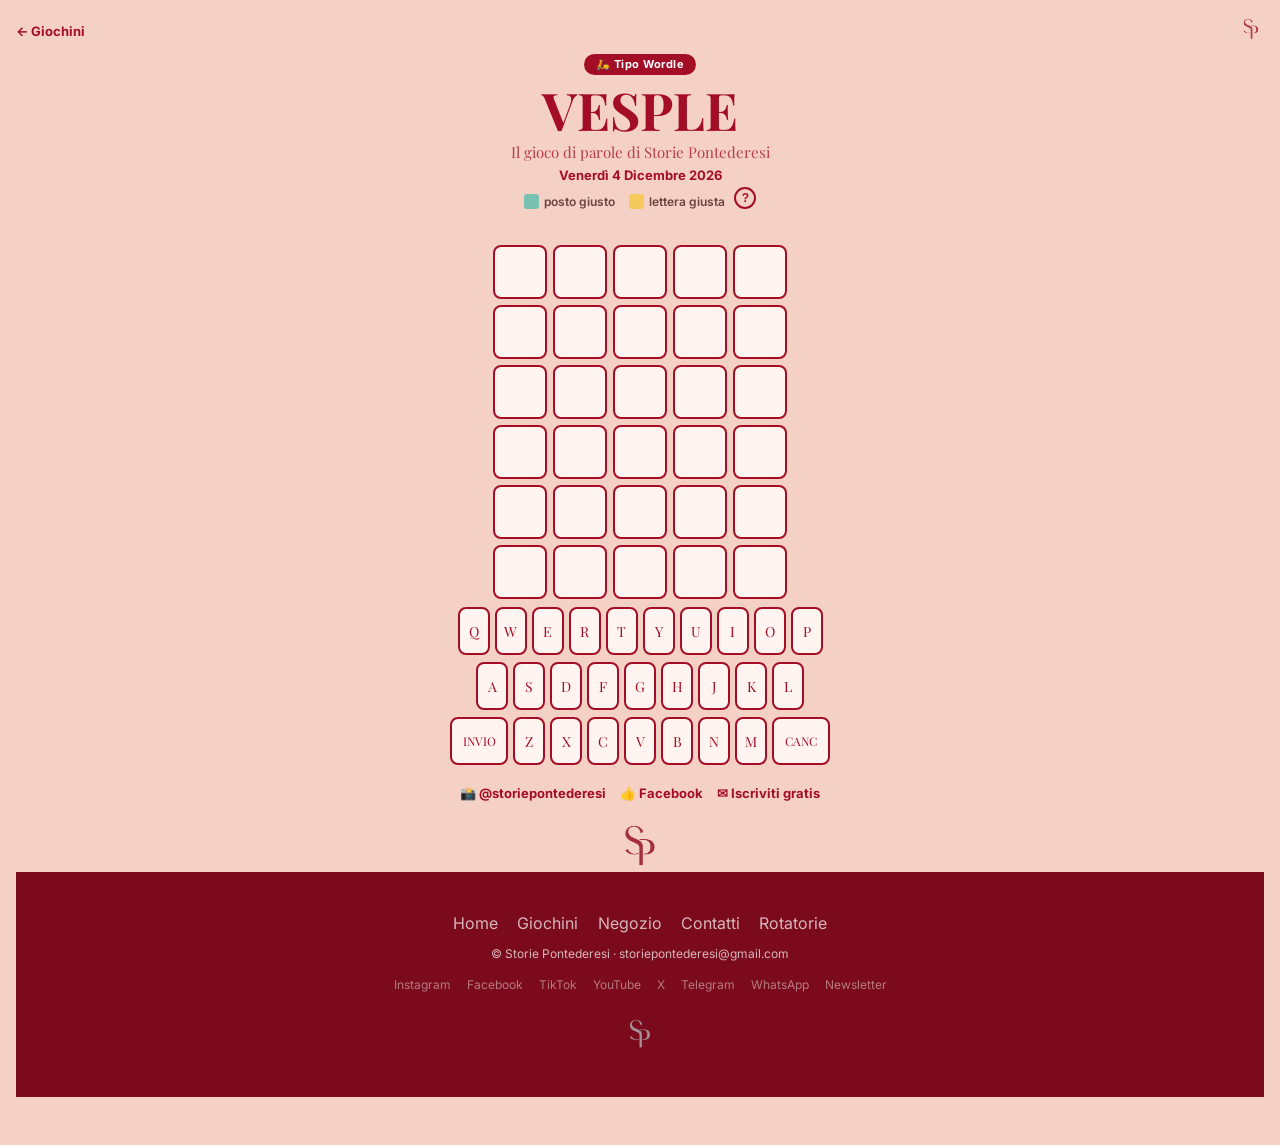
<file: giochi/vesple/index.html>
<!DOCTYPE html>
<html lang="it">
<head>
  <meta charset="UTF-8">
  <link rel="icon" href="../../grafiche/logo.png">
  <link rel="apple-touch-icon" href="../../grafiche/logo.png">
  <meta name="viewport" content="width=device-width, initial-scale=1.0">
  <title>Vesple — Rotatorie / Storie Pontederesi</title>
  <meta name="description" content="Vesple: il Wordle di Storie Pontederesi. 6 tentativi per indovinare la parola del giorno.">
  <meta property="og:title" content="Vesple — Storie Pontederesi">
  <meta property="og:description" content="6 tentativi per indovinare la parola del giorno. Gioca gratis!">
  <meta property="og:image" content="../../grafiche/logo.png">
  <link href="https://fonts.googleapis.com/css2?family=Playfair+Display:ital,wght@0,700;0,900;1,700&family=Inter:wght@400;500;600;700&display=swap" rel="stylesheet">
  <style>
    *,*::before,*::after{box-sizing:border-box;margin:0;padding:0}
    :root{
      --rosa:#f5d0c5;--rosso:#a40d26;--teal:#5bbfad;
      --giallo:#f5c842;--grigio:#c4a89a;--testo:#4a2020;
      --bg-card:#fff4f0;
    }
    body{background:var(--rosa);font-family:'Inter',sans-serif;color:var(--testo);
      min-height:100vh;display:flex;flex-direction:column;align-items:center;
      padding:.5rem 1rem 3rem;gap:0}
    header{text-align:center;margin-bottom:.3rem}
    h1{font-family:'Playfair Display',serif;font-size:clamp(30px,8vw,52px);
      color:var(--rosso);text-transform:uppercase;line-height:1.1}
    .legenda{display:flex;gap:14px;justify-content:center;align-items:center;margin-top:.45rem}
    .leg-item{display:flex;align-items:center;gap:5px;font-size:12px;font-weight:600;color:var(--testo);opacity:.8}
    .leg-cell{width:15px;height:15px;border-radius:3px;flex-shrink:0}
    .leg-cell.v{background:var(--teal)}
    .leg-cell.g{background:var(--giallo)}
    #grid{display:grid;grid-template-rows:repeat(6,1fr);gap:6px;margin:.5rem 0}
    .row{display:grid;grid-template-columns:repeat(5,1fr);gap:6px}
    .cell{
      width:54px;height:54px;border:2.5px solid var(--rosso);border-radius:8px;
      display:flex;align-items:center;justify-content:center;
      font-family:'Playfair Display',serif;font-size:22px;color:var(--rosso);
      background:var(--bg-card);
      transition:background .3s,color .3s,border-color .3s,transform .1s;
    }
    .cell.pop{animation:pop .12s ease}
    @keyframes pop{0%{transform:scale(1)}50%{transform:scale(1.18)}100%{transform:scale(1)}}
    .cell.shake{animation:shake .35s ease}
    @keyframes shake{0%,100%{transform:translateX(0)}25%{transform:translateX(-6px)}75%{transform:translateX(6px)}}
    .cell.verde{background:var(--teal);border-color:var(--teal);color:#fff}
    .cell.giallo{background:var(--giallo);border-color:var(--giallo);color:#5a3a00}
    .cell.grigio{background:var(--grigio);border-color:var(--grigio);color:#fff}
    #keyboard{display:flex;flex-direction:column;gap:7px;margin-bottom:1.2rem}
    .kb-row{display:flex;gap:5px;justify-content:center}
    .key{
      min-width:32px;height:48px;padding:0 6px;border:2px solid var(--rosso);
      border-radius:8px;background:var(--bg-card);color:var(--rosso);
      font-family:'Playfair Display',serif;font-size:14px;cursor:pointer;
      display:flex;align-items:center;justify-content:center;
      transition:background .2s,color .2s;user-select:none;
    }
    .key.wide{min-width:58px;font-size:12px}
    .key:hover{background:var(--rosso);color:var(--bg-card)}
    .key.verde{background:var(--teal);border-color:var(--teal);color:#fff}
    .key.giallo{background:var(--giallo);border-color:var(--giallo);color:#5a3a00}
    .key.grigio{background:var(--grigio);border-color:var(--grigio);color:#fff}
    #msg{min-height:20px;font-weight:700;font-size:15px;color:var(--rosso);
      text-align:center;margin-bottom:.2rem}
    #share-box{
      display:none;background:var(--bg-card);border:2.5px solid var(--rosso);
      border-radius:16px;padding:1.2rem 1.4rem;max-width:340px;width:100%;
      text-align:center;margin-bottom:1.2rem;
    }
    #share-box h2{font-family:'Playfair Display',serif;color:var(--rosso);font-size:18px;margin-bottom:.4rem}
    #share-result{font-size:14px;color:var(--testo);margin-bottom:.9rem;line-height:1.5}
    .share-buttons{display:flex;flex-direction:column;gap:8px;align-items:center}
    .btn-share{
      display:flex;align-items:center;justify-content:center;gap:8px;
      width:100%;max-width:220px;padding:.55rem 1rem;border-radius:999px;
      border:none;font-weight:700;font-size:14px;cursor:pointer;
      text-decoration:none;transition:opacity .15s;
    }
    .btn-share:hover{opacity:.85}
    .btn-wa{background:#25D366;color:#fff}
    .btn-fb{background:#1877F2;color:#fff}
    .btn-ig{background:linear-gradient(135deg,#f09433,#e6683c,#dc2743,#cc2366,#bc1888);color:#fff}
    .btn-iscriviti{
      display:inline-block;margin-top:8px;padding:.4rem 1.1rem;border-radius:999px;
      border:2px solid var(--rosso);background:transparent;color:var(--rosso);
      font-weight:700;font-size:13px;cursor:pointer;text-decoration:none;
      transition:background .15s,color .15s;
    }
    .btn-iscriviti:hover{background:var(--rosso);color:var(--bg-card)}
    .subtitolo{font-family:'Playfair Display',serif;font-size:clamp(12px,3vw,15px);
      color:var(--rosso);opacity:.75;margin-top:.2rem}
    .data-oggi{font-size:13px;font-weight:700;color:var(--rosso);margin-top:.35rem;
      text-transform:capitalize}
    .nav{font-size:13px;color:var(--testo);text-align:center;margin-bottom:1rem;
      display:flex;align-items:center;justify-content:center;gap:10px}
    .nav a{color:var(--rosso);font-weight:700;text-decoration:none}
    .nav a:hover{text-decoration:underline}
    .btn-reset{background:none;border:none;color:var(--rosso);font-weight:700;
      font-size:13px;cursor:pointer;padding:0;font-family:inherit}
    .btn-reset:hover{text-decoration:underline}
    .social-row{display:flex;gap:14px;justify-content:center;flex-wrap:wrap;
      font-size:13px;font-weight:700;margin-bottom:1.2rem}
    .social-row a{color:var(--rosso);text-decoration:none}
    .social-row a:hover{text-decoration:underline}
    .logo{width:52px;opacity:.9}
  
    /* ── TOPBAR ── */
    .game-topbar{width:100%;display:flex;align-items:center;justify-content:space-between;padding:.5rem 0 .4rem}
    .back-link{color:var(--rosso);text-decoration:none;font-size:13px;font-weight:700}
    .back-link:hover{text-decoration:underline}
    .topbar-logo{height:26px;opacity:.8}
    /* ── FOOTER ── */
    .site-footer{width:100%;align-self:stretch;background:#7a0a1c;color:rgba(255,255,255,.7);padding:2rem 1.5rem;text-align:center;margin-top:auto;}
    .site-footer img{height:36px;margin-top:1.5rem;margin-bottom:.6rem;opacity:.85;}
    .site-footer p{font-size:12px;line-height:1.8;}
    .site-footer a{color:rgba(255,255,255,.7);text-decoration:none;}
    .site-footer a:hover{color:#fff;}
    .footer-links{display:flex;gap:1.2rem;justify-content:center;flex-wrap:wrap;margin:.6rem 0;}
    .footer-social{display:flex;gap:1rem;justify-content:center;flex-wrap:wrap;margin-top:.75rem;font-size:12px;opacity:.65;}
    /* ── GAME BADGE ── */
    .game-badge{display:inline-block;background:var(--rosso);color:#fff;font-size:11px;font-weight:700;border-radius:999px;padding:.22rem .75rem;letter-spacing:.5px;margin-bottom:.4rem}
    .header-game{display:flex;align-items:center;justify-content:center;gap:.6rem;margin-top:.25rem}
    .btn-help{background:none;border:2px solid var(--rosso);color:var(--rosso);border-radius:50%;width:22px;height:22px;font-size:12px;font-weight:700;cursor:pointer;display:flex;align-items:center;justify-content:center;flex-shrink:0;padding:0}
    .btn-help:hover{background:var(--rosso);color:#fff}
    /* ── WIN BOUNCE ── */
    @keyframes win-bounce{0%{transform:translateY(0)}30%{transform:translateY(-12px)}55%{transform:translateY(0)}75%{transform:translateY(-5px)}100%{transform:translateY(0)}}
    .cell.win-bounce{animation:win-bounce .6s ease}
    /* ── HELP OVERLAY ── */
    #help-overlay{display:none;position:fixed;inset:0;background:rgba(74,32,32,.65);z-index:200;align-items:center;justify-content:center;padding:1rem}
    #help-overlay.show{display:flex}
    #help-box{background:var(--bg-card);border:2.5px solid var(--rosso);border-radius:20px;padding:1.6rem 1.4rem;max-width:300px;width:100%;text-align:center}
    #help-box h2{font-family:'Playfair Display',serif;color:var(--rosso);font-size:20px;margin-bottom:.7rem}
    #help-box p{font-size:13px;color:var(--testo);line-height:1.6;margin-bottom:.5rem}
    .help-row{display:flex;gap:5px;justify-content:center;margin:.5rem 0}
    .hc{width:34px;height:34px;border-radius:6px;display:flex;align-items:center;justify-content:center;font-family:'Playfair Display',serif;font-size:15px;font-weight:700}
    .hc.v{background:var(--teal);color:#fff}
    .hc.g{background:var(--giallo);color:#5a3a00}
    .hc.gr{background:var(--grigio);color:#fff}
    .hc.e{background:var(--bg-card);border:2px solid var(--rosso);color:var(--rosso)}
    .help-caption{font-size:12px;color:var(--testo);opacity:.85;margin-bottom:.3rem}
    .btn-start-play{margin-top:.9rem;padding:.6rem 1.6rem;border-radius:999px;border:none;background:var(--rosso);color:#fff;font-weight:700;font-size:14px;cursor:pointer;font-family:'Playfair Display',serif}
    .btn-start-play:hover{opacity:.9}
    /* ── MOBILE ── */
    @media(max-width:380px){body{padding-left:.6rem;padding-right:.6rem}.key{min-width:27px;height:42px;font-size:12px}.key.wide{min-width:48px;font-size:11px}}
  </style>
  <script data-goatcounter="https://storiepontederesi.goatcounter.com/count"
          async src="//gc.zgo.at/count.js"></script>
</head>
<body>

<div class="game-topbar">
  <a href="/giochi/" class="back-link">← Giochini</a>
  <a href="/"><img src="../../grafiche/logo.png" alt="Storie Pontederesi" class="topbar-logo"></a>
</div>

<header>
  <span class="game-badge">🛵 Tipo Wordle</span>
  <h1>Vesple</h1>
  <p class="subtitolo">Il gioco di parole di Storie Pontederesi</p>
  <p class="data-oggi" id="data-oggi"></p>
  <div class="header-game">
    <div class="legenda">
      <span class="leg-item"><span class="leg-cell v"></span>posto giusto</span>
      <span class="leg-item"><span class="leg-cell g"></span>lettera giusta</span>
    </div>
    <button class="btn-help" onclick="apriHelp()" title="Come si gioca">?</button>
  </div>
</header>

<div id="msg"></div>
<div id="grid"></div>

<div id="keyboard">
  <div class="kb-row" id="kb1"></div>
  <div class="kb-row" id="kb2"></div>
  <div class="kb-row" id="kb3"></div>
</div>

<div id="share-box">
  <h2>Condividi!</h2>
  <p id="share-result"></p>
  <div class="share-buttons">
    <a class="btn-share btn-wa" id="btn-wa" href="#" target="_blank">
      <svg width="18" height="18" viewBox="0 0 24 24" fill="currentColor"><path d="M17.472 14.382c-.297-.149-1.758-.867-2.03-.967-.273-.099-.471-.148-.67.15-.197.297-.767.966-.94 1.164-.173.199-.347.223-.644.075-.297-.15-1.255-.463-2.39-1.475-.883-.788-1.48-1.761-1.653-2.059-.173-.297-.018-.458.13-.606.134-.133.298-.347.446-.52.149-.174.198-.298.298-.497.099-.198.05-.371-.025-.52-.075-.149-.669-1.612-.916-2.207-.242-.579-.487-.5-.669-.51-.173-.008-.371-.01-.57-.01-.198 0-.52.074-.792.372-.272.297-1.04 1.016-1.04 2.479 0 1.462 1.065 2.875 1.213 3.074.149.198 2.096 3.2 5.077 4.487.709.306 1.262.489 1.694.625.712.227 1.36.195 1.871.118.571-.085 1.758-.719 2.006-1.413.248-.694.248-1.289.173-1.413-.074-.124-.272-.198-.57-.347m-5.421 7.403h-.004a9.87 9.87 0 01-5.031-1.378l-.361-.214-3.741.982.998-3.648-.235-.374a9.86 9.86 0 01-1.51-5.26c.001-5.45 4.436-9.884 9.888-9.884 2.64 0 5.122 1.03 6.988 2.898a9.825 9.825 0 012.893 6.994c-.003 5.45-4.437 9.884-9.885 9.884m8.413-18.297A11.815 11.815 0 0012.05 0C5.495 0 .16 5.335.157 11.892c0 2.096.547 4.142 1.588 5.945L.057 24l6.305-1.654a11.882 11.882 0 005.683 1.448h.005c6.554 0 11.89-5.335 11.893-11.893a11.821 11.821 0 00-3.48-8.413z"/></svg>
      WhatsApp
    </a>
    <a class="btn-share btn-fb" id="btn-fb" href="#" target="_blank">
      <svg width="18" height="18" viewBox="0 0 24 24" fill="currentColor"><path d="M24 12.073c0-6.627-5.373-12-12-12s-12 5.373-12 12c0 5.99 4.388 10.954 10.125 11.854v-8.385H7.078v-3.47h3.047V9.43c0-3.007 1.792-4.669 4.533-4.669 1.312 0 2.686.235 2.686.235v2.953H15.83c-1.491 0-1.956.925-1.956 1.874v2.25h3.328l-.532 3.47h-2.796v8.385C19.612 23.027 24 18.062 24 12.073z"/></svg>
      Facebook
    </a>
    <button class="btn-share btn-ig" id="btn-ig" onclick="scaricaImmagine()">
      <svg width="18" height="18" viewBox="0 0 24 24" fill="currentColor"><path d="M12 2.163c3.204 0 3.584.012 4.85.07 3.252.148 4.771 1.691 4.919 4.919.058 1.265.069 1.645.069 4.849 0 3.205-.012 3.584-.069 4.849-.149 3.225-1.664 4.771-4.919 4.919-1.266.058-1.644.07-4.85.07-3.204 0-3.584-.012-4.849-.07-3.26-.149-4.771-1.699-4.919-4.92-.058-1.265-.07-1.644-.07-4.849 0-3.204.013-3.583.07-4.849.149-3.227 1.664-4.771 4.919-4.919 1.266-.057 1.645-.069 4.849-.069zm0-2.163c-3.259 0-3.667.014-4.947.072-4.358.2-6.78 2.618-6.98 6.98-.059 1.281-.073 1.689-.073 4.948 0 3.259.014 3.668.072 4.948.2 4.358 2.618 6.78 6.98 6.98 1.281.058 1.689.072 4.948.072 3.259 0 3.668-.014 4.948-.072 4.354-.2 6.782-2.618 6.979-6.98.059-1.28.073-1.689.073-4.948 0-3.259-.014-3.667-.072-4.947-.196-4.354-2.617-6.78-6.979-6.98-1.281-.059-1.69-.073-4.949-.073zm0 5.838c-3.403 0-6.162 2.759-6.162 6.162s2.759 6.163 6.162 6.163 6.162-2.759 6.162-6.163c0-3.403-2.759-6.162-6.162-6.162zm0 10.162c-2.209 0-4-1.79-4-4 0-2.209 1.791-4 4-4s4 1.791 4 4c0 2.21-1.791 4-4 4zm6.406-11.845c-.796 0-1.441.645-1.441 1.44s.645 1.44 1.441 1.44c.795 0 1.439-.645 1.439-1.44s-.644-1.44-1.439-1.44z"/></svg>
      <span id="ig-label">Salva per Instagram</span>
    </button>
  </div>
  <a class="btn-iscriviti" href="https://storiepontederesi.substack.com/subscribe" target="_blank">✉ Iscriviti gratis a Rotatorie</a>
  <button class="btn-reset" onclick="resetPartita()" style="margin-top:.8rem;display:block;width:100%;text-align:center;">↺ Rigioca</button>
</div>



<div class="social-row">
  <a href="https://www.instagram.com/storiepontederesi" target="_blank">📸 @storiepontederesi</a>
  <a href="https://www.facebook.com/storiepontederesi" target="_blank">👍 Facebook</a>
  <a href="https://storiepontederesi.substack.com/subscribe" target="_blank">✉ Iscriviti gratis</a>
</div>

<img src="../../grafiche/logo.png" alt="Storie Pontederesi" class="logo">

<script>
const PAROLE_GIORNALIERE = [
  "VESPA","PONTE","BORGO","CORSO","TORRE",
  "PIAVE","PRATO","COLLE","PORTA","DUOMO",
  "CAMPO","VENTO","VERDE","FIUME","OLIVE",
  "SAGRA","FIERA","TRENO","FESTA","VIGNA",
  "ABETE","CIELO","CORSA","MARZO","PIANO",
  "MILLE","MUSEO","PARCO","TERRA","MAPPA",
  "BARCA","MONTE","NOTTE","PASSO","ROCCA",
  "SCALA","SPIGA","SOGNO","VALLE","VOLTA",
  "GRIDO","SALVO","SENSO","SPADA","VIOLA",
  "FIORE","FONTE","LATTE","LEGNO","GRANO",
];

const START_DATE = new Date("2025-06-01T00:00:00");

function giornoCorrente() {
  const oggi = new Date();
  const ms = Date.UTC(oggi.getFullYear(), oggi.getMonth(), oggi.getDate())
           - Date.UTC(START_DATE.getFullYear(), START_DATE.getMonth(), START_DATE.getDate());
  return Math.max(0, Math.floor(ms / 86400000));
}

const GIORNO_N       = giornoCorrente();
const PAROLA_SEGRETA = PAROLE_GIORNALIERE[GIORNO_N % PAROLE_GIORNALIERE.length];
const URL_GIOCO      = "https://giochi.storiepontederesi.it/vesple/";

const MSG_VITTORIA = [
  "Boia! Al primo colpo! Sei un fenomeno! 🛵",
  "Deh, quasi quasi! Ma ci sei arrivato subito! 🎉",
  "Bravo! Un bel risultato, niente male! 👏",
  "Ce l'hai fatta! Ci voleva un po' ma ci sei! 😄",
  "Per un pelo, ma conta lo stesso! 😅",
  "All'ultimo respiro! Ma ce l'hai fatta, accidempoli! 😂"
];
const MSG_SCONFITTA = `Un ti riesce stavolta, deh! La parola era <strong>${PAROLA_SEGRETA}</strong>. Domani è un altro giorno! 🤫`;

let VOCABOLARIO = new Set([PAROLA_SEGRETA]);

const MAX_RIGHE = 6;
const PAROLA = PAROLA_SEGRETA.toUpperCase();
let rigaCorrente = 0;
let tentativoCorrente = [];
let giocoFinito = false;
const esitoRighe = [];

const LS_KEY = `vesple_${GIORNO_N}`;

// Data in italiano
(function(){
  const oggi = new Date();
  const label = oggi.toLocaleDateString("it-IT", {weekday:"long", day:"numeric", month:"long", year:"numeric"});
  document.getElementById("data-oggi").textContent = label;
})();

function resetPartita(){
  if(!confirm("Vuoi ricominciare la parola di oggi dall'inizio?")) return;
  localStorage.removeItem(LS_KEY);
  location.reload();
}

const RIGHE_KB = [
  ["Q","W","E","R","T","Y","U","I","O","P"],
  ["A","S","D","F","G","H","J","K","L"],
  ["INVIO","Z","X","C","V","B","N","M","CANC"]
];
const keyEls = {};

function buildKeyboard(){
  RIGHE_KB.forEach((riga, i) => {
    const row = document.getElementById(`kb${i+1}`);
    riga.forEach(k => {
      const btn = document.createElement("button");
      btn.textContent = k;
      btn.className = "key" + (k.length > 1 ? " wide" : "");
      btn.dataset.key = k;
      btn.addEventListener("click", () => handleKey(k));
      row.appendChild(btn);
      keyEls[k] = btn;
    });
  });
}

let cellEls = [];

function buildGrid(){
  const grid = document.getElementById("grid");
  for(let r = 0; r < MAX_RIGHE; r++){
    const row = document.createElement("div");
    row.className = "row";
    cellEls[r] = [];
    for(let c = 0; c < 5; c++){
      const cell = document.createElement("div");
      cell.className = "cell";
      row.appendChild(cell);
      cellEls[r][c] = cell;
    }
    grid.appendChild(row);
  }
}

function handleKey(k){
  if(giocoFinito) return;
  if(k === "CANC"){
    if(tentativoCorrente.length > 0){
      tentativoCorrente.pop();
      aggiornaRiga();
    }
  } else if(k === "INVIO"){
    conferma();
  } else if(/^[A-Z]$/.test(k) && tentativoCorrente.length < 5){
    tentativoCorrente.push(k);
    const cell = cellEls[rigaCorrente][tentativoCorrente.length - 1];
    cell.classList.add("pop");
    cell.addEventListener("animationend", () => cell.classList.remove("pop"), {once:true});
    aggiornaRiga();
  }
}

function aggiornaRiga(){
  for(let c = 0; c < 5; c++){
    cellEls[rigaCorrente][c].textContent = tentativoCorrente[c] || "";
  }
}

function conferma(){
  if(tentativoCorrente.length < 5){
    shakeSha();
    setMsg("Parola troppo corta!");
    return;
  }
  const parola = tentativoCorrente.join("");
  if(!VOCABOLARIO.has(parola)){
    shakeSha();
    setMsg("Parola non riconosciuta!");
    return;
  }
  setMsg("");
  const risultato = valuta(parola);
  esitoRighe.push(risultato);
  colora(rigaCorrente, risultato);
  aggiornaKeyboard(parola, risultato);
  rigaCorrente++;

  if(parola === PAROLA){
    giocoFinito = true;
    setTimeout(() => {
      cellEls[rigaCorrente - 1].forEach((c, i) => setTimeout(() => c.classList.add('win-bounce'), i * 90));
      setMsg(MSG_VITTORIA[rigaCorrente - 1]);
      mostraCondivisione(true);
      salvaStato();
    }, 700);
  } else if(rigaCorrente === MAX_RIGHE){
    giocoFinito = true;
    setTimeout(() => {
      setMsg(MSG_SCONFITTA);
      mostraCondivisione(false);
      salvaStato();
    }, 700);
  } else {
    salvaStato();
  }
  tentativoCorrente = [];
}

function valuta(tentativo){
  const res = Array(5).fill("grigio");
  const pLetters = PAROLA.split("");
  const tLetters = tentativo.split("");
  tLetters.forEach((l,i) => {
    if(l === pLetters[i]){ res[i] = "verde"; pLetters[i] = null; tLetters[i] = null; }
  });
  tLetters.forEach((l,i) => {
    if(l === null) return;
    const idx = pLetters.indexOf(l);
    if(idx !== -1){ res[i] = "giallo"; pLetters[idx] = null; }
  });
  return res;
}

function colora(r, risultato){
  risultato.forEach((stato, c) => {
    setTimeout(() => {
      cellEls[r][c].classList.add(stato);
    }, c * 120);
  });
}

function aggiornaKeyboard(parola, risultato){
  const priorità = {verde:3, giallo:2, grigio:1};
  risultato.forEach((stato, i) => {
    const k = parola[i];
    const btn = keyEls[k];
    if(!btn) return;
    const attuale = btn.dataset.stato || "";
    if((priorità[stato] || 0) > (priorità[attuale] || 0)){
      btn.classList.remove("verde","giallo","grigio");
      btn.classList.add(stato);
      btn.dataset.stato = stato;
    }
  });
}

function shakeSha(){
  cellEls[rigaCorrente].forEach(c => {
    c.classList.add("shake");
    c.addEventListener("animationend", () => c.classList.remove("shake"), {once:true});
  });
}

function setMsg(t){ document.getElementById("msg").innerHTML = t; }

function buildShareText(vinto, score){
  if(vinto)
    return `Sono riuscito a completare la parola di Vesple di oggi in ${score} tentativi! Gioca anche tu su ${URL_GIOCO}`;
  return `Ho provato Vesple di oggi ma non ci sono riuscito! Ci riesci tu? Gioca su ${URL_GIOCO}`;
}

function mostraCondivisione(vinto){
  const box = document.getElementById("share-box");
  box.style.display = "block";
  const score = vinto ? esitoRighe.length : "X";
  const testo = buildShareText(vinto, score);

  document.getElementById("share-result").textContent =
    vinto
      ? `Ho completato la parola di oggi in ${score}/6 tentativi!`
      : `Non sono riuscito a completare la parola di oggi (${score}/6).`;

  document.getElementById("btn-wa").href =
    `https://wa.me/?text=${encodeURIComponent(testo)}`;
  document.getElementById("btn-fb").href =
    `https://www.facebook.com/sharer/sharer.php?u=${encodeURIComponent(URL_GIOCO)}&quote=${encodeURIComponent(testo)}`;
}

// ── Immagine per Instagram ────────────────────────────────────────────────
function rrect(ctx, x, y, w, h, r){
  ctx.beginPath();
  ctx.moveTo(x+r, y);
  ctx.lineTo(x+w-r, y); ctx.quadraticCurveTo(x+w, y, x+w, y+r);
  ctx.lineTo(x+w, y+h-r); ctx.quadraticCurveTo(x+w, y+h, x+w-r, y+h);
  ctx.lineTo(x+r, y+h); ctx.quadraticCurveTo(x, y+h, x, y+h-r);
  ctx.lineTo(x, y+r); ctx.quadraticCurveTo(x, y, x+r, y);
  ctx.closePath();
}

async function scaricaImmagine(){
  const label = document.getElementById("ig-label");
  label.textContent = "Generazione…";

  try { await document.fonts.load('bold 110px "Playfair Display"'); } catch(e){}

  const W = 1080, H = 1080;
  const canvas = document.createElement("canvas");
  canvas.width = W; canvas.height = H;
  const ctx = canvas.getContext("2d");

  // Sfondo
  ctx.fillStyle = "#f5d0c5";
  ctx.fillRect(0, 0, W, H);

  // Bordo decorativo
  ctx.strokeStyle = "#a40d26";
  ctx.lineWidth = 18;
  ctx.strokeRect(24, 24, W-48, H-48);

  // Titolo
  ctx.fillStyle = "#a40d26";
  ctx.font = 'bold 110px "Playfair Display", cursive';
  ctx.textAlign = "center";
  ctx.fillText("VESPLE", W/2, 170);

  // Sottotitolo
  ctx.font = '500 34px "Inter", sans-serif';
  ctx.fillStyle = "#4a2020";
  ctx.fillText("Storie Pontederesi", W/2, 220);

  // Linea
  ctx.strokeStyle = "#a40d26";
  ctx.lineWidth = 2;
  ctx.beginPath(); ctx.moveTo(120, 248); ctx.lineTo(W-120, 248); ctx.stroke();

  // Griglia colorata
  const COLORI = {verde:"#5bbfad", giallo:"#f5c842", grigio:"#c4a89a"};
  const cellSz = 88, gap = 12;
  const nRighe = esitoRighe.length;
  const gridW = 5 * cellSz + 4 * gap;
  const gridH = nRighe * cellSz + (nRighe-1) * gap;
  const gx = (W - gridW) / 2;
  const availH = 700;
  const gy = 280 + (availH - gridH) / 2;

  esitoRighe.forEach((riga, r) => {
    riga.forEach((stato, c) => {
      ctx.fillStyle = COLORI[stato];
      rrect(ctx, gx + c*(cellSz+gap), gy + r*(cellSz+gap), cellSz, cellSz, 12);
      ctx.fill();
    });
  });

  // Score
  const vinto = esitoRighe.at(-1).every(s => s === "verde");
  const score = vinto ? esitoRighe.length : "X";
  ctx.fillStyle = "#a40d26";
  ctx.font = 'bold 38px "Inter", sans-serif';
  ctx.fillText(
    vinto
      ? `Completata in ${score}/6 tentativi!`
      : `Non completata oggi (${score}/6)`,
    W/2, 1000 - 70
  );

  // URL
  ctx.font = '28px "Inter", sans-serif';
  ctx.fillStyle = "#4a2020";
  ctx.fillText("giochi.storiepontederesi.it/vesple/", W/2, 1000 - 24);

  // Download / apertura
  const isIOS = /iPad|iPhone|iPod/.test(navigator.userAgent);
  if(isIOS){
    window.open(canvas.toDataURL("image/png"), "_blank");
  } else {
    canvas.toBlob(blob => {
      const url = URL.createObjectURL(blob);
      const a = document.createElement("a");
      a.href = url; a.download = "vesple.png";
      document.body.appendChild(a);
      a.click();
      document.body.removeChild(a);
      setTimeout(() => URL.revokeObjectURL(url), 1000);
    }, "image/png");
  }

  label.textContent = "✅ Salvata!";
  setTimeout(() => label.textContent = "Salva per Instagram", 3000);
}

function salvaStato(){
  const stato = {
    tentativi: esitoRighe,
    parole:    [],
    finito:    giocoFinito,
    riga:      rigaCorrente
  };
  for(let r = 0; r < rigaCorrente; r++){
    stato.parole[r] = Array.from({length:5}, (_,c) => cellEls[r][c].textContent);
  }
  localStorage.setItem(LS_KEY, JSON.stringify(stato));
}

function ripristinaStato(){
  const raw = localStorage.getItem(LS_KEY);
  if(!raw) return;
  try {
    const stato = JSON.parse(raw);
    stato.tentativi.forEach((risultato, r) => {
      const parola = stato.parole[r].join("");
      stato.parole[r].forEach((l, c) => { cellEls[r][c].textContent = l; });
      risultato.forEach((s, c) => cellEls[r][c].classList.add(s));
      aggiornaKeyboard(parola, risultato);
      esitoRighe.push(risultato);
    });
    rigaCorrente = stato.riga;
    if(stato.finito){
      giocoFinito = true;
      const vinto = stato.tentativi.at(-1).every(s => s === "verde");
      setMsg(vinto ? MSG_VITTORIA[rigaCorrente - 1] : MSG_SCONFITTA);
      mostraCondivisione(vinto);
    }
  } catch(e){ localStorage.removeItem(LS_KEY); }
}

document.addEventListener("keydown", e => {
  if(e.ctrlKey || e.metaKey || e.altKey) return;
  if(e.key === "Enter") handleKey("INVIO");
  else if(e.key === "Backspace") handleKey("CANC");
  else if(/^[a-zA-Z]$/.test(e.key)) handleKey(e.key.toUpperCase());
});

buildGrid();
buildKeyboard();
ripristinaStato();

fetch("parole.txt")
  .then(r => r.text())
  .then(testo => {
    const parole = testo.split("\n").map(p => p.trim().toUpperCase()).filter(p => p.length === 5);
    VOCABOLARIO = new Set(parole);
    VOCABOLARIO.add(PAROLA_SEGRETA);
  })
  .catch(() => {});
function apriHelp(){document.getElementById('help-overlay').classList.add('show');}
function chiudiHelp(){document.getElementById('help-overlay').classList.remove('show');localStorage.setItem('vesple_help_seen','1');}
if(!localStorage.getItem('vesple_help_seen')){document.getElementById('help-overlay').classList.add('show');}
</script>

<div id="help-overlay">
  <div id="help-box">
    <h2>Come si gioca Vesple?</h2>
    <p>Hai <strong>6 tentativi</strong> per indovinare la parola segreta di 5 lettere.</p>
    <p>Dopo ogni tentativo i colori indicano:</p>
    <div class="help-row"><div class="hc v">V</div><div class="hc e">E</div><div class="hc e">S</div><div class="hc e">P</div><div class="hc e">A</div></div>
    <p class="help-caption"><strong style="color:var(--teal)">Verde</strong> — lettera e posto giusti</p>
    <div class="help-row"><div class="hc e">V</div><div class="hc g">E</div><div class="hc e">S</div><div class="hc e">P</div><div class="hc e">A</div></div>
    <p class="help-caption"><strong style="color:#7a5200">Giallo</strong> — lettera presente, posto sbagliato</p>
    <div class="help-row"><div class="hc e">V</div><div class="hc e">E</div><div class="hc gr">S</div><div class="hc e">P</div><div class="hc e">A</div></div>
    <p class="help-caption"><strong style="color:#888">Grigio</strong> — lettera non presente</p>
    <button class="btn-start-play" onclick="chiudiHelp()">Inizia a giocare →</button>
  </div>
</div>

<!-- ── FOOTER ── -->
<footer class="site-footer">
  <div class="footer-links">
    <a href="/">Home</a>
    <a href="/giochi/">Giochini</a>
    <a href="/negozio/">Negozio</a>
    <a href="/#contatti">Contatti</a>
    <a href="https://storiepontederesi.substack.com" target="_blank">Rotatorie</a>
  </div>
  <p>© Storie Pontederesi · <a href="mailto:storiepontederesi@gmail.com">storiepontederesi@gmail.com</a></p>
  <div class="footer-social">
    <a href="https://www.instagram.com/storiepontederesi/" target="_blank" title="Instagram">Instagram</a>
    <a href="https://www.facebook.com/storiepontederesi/" target="_blank" title="Facebook">Facebook</a>
    <a href="https://www.tiktok.com/@storiepontederesi" target="_blank" title="TikTok">TikTok</a>
    <a href="https://www.youtube.com/@StoriePontederesi" target="_blank" title="YouTube">YouTube</a>
    <a href="https://x.com/SPontederesi" target="_blank" title="X">X</a>
    <a href="https://t.me/+WxttpZPyHsc3ZmVk" target="_blank" title="Telegram">Telegram</a>
    <a href="https://whatsapp.com/channel/0029VbD66IMG8l5E7vnlet40" target="_blank" title="WhatsApp">WhatsApp</a>
    <a href="https://storiepontederesi.substack.com" target="_blank" title="Newsletter">Newsletter</a>
  </div>
  <img src="../../grafiche/logo-bianco.png" alt="Storie Pontederesi">
</footer>
</body>
</html>
</file>
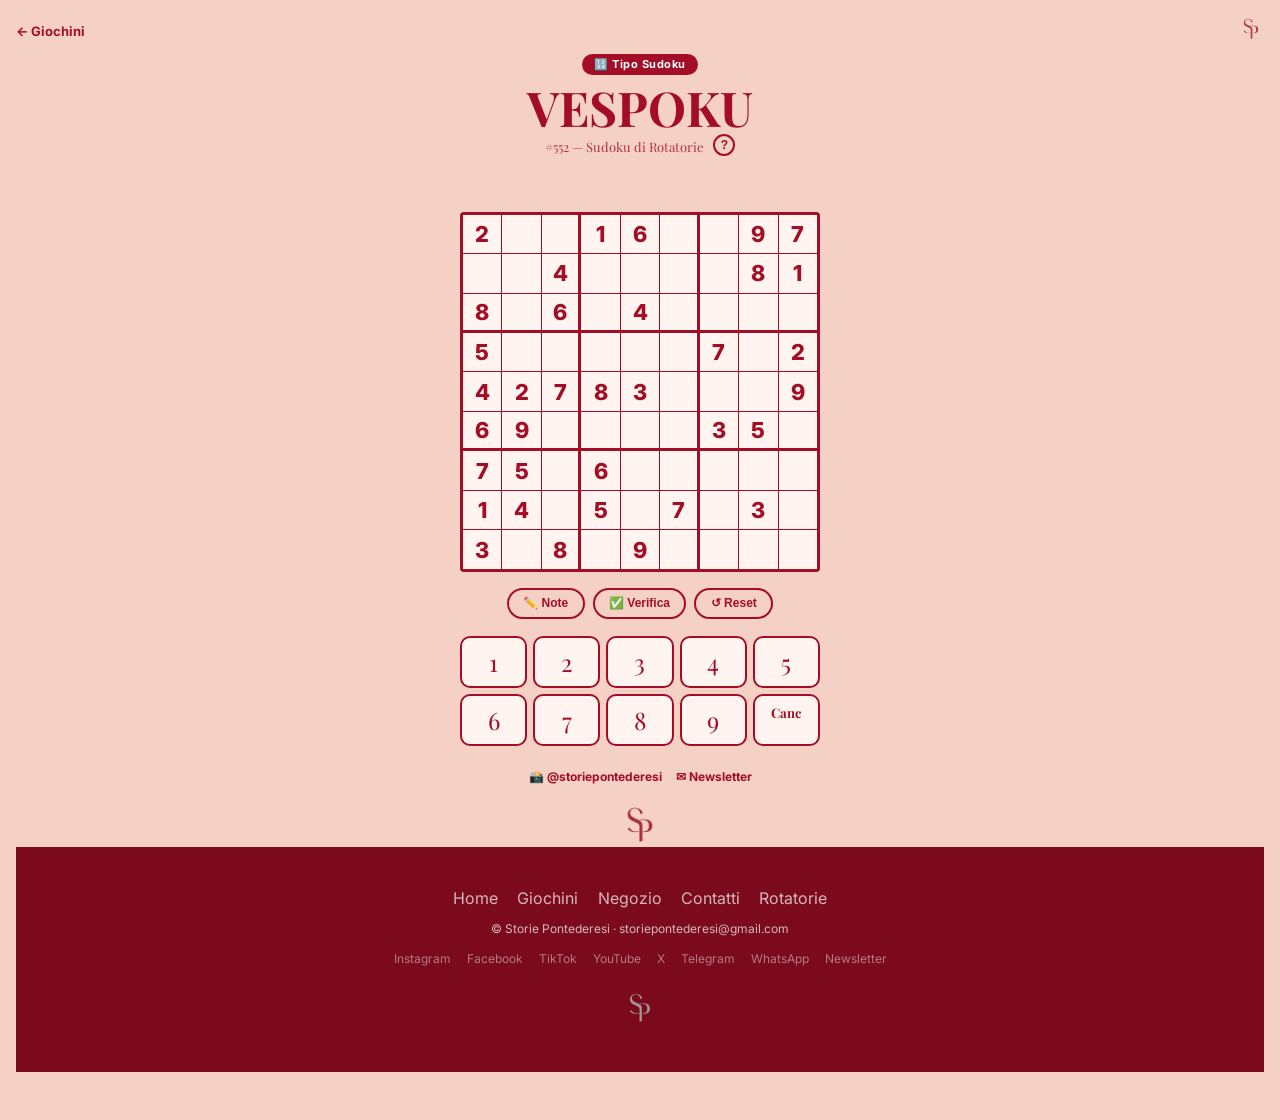
<file: giochi/vespoku/index.html>
<!DOCTYPE html>
<html lang="it">
<head>
  <meta charset="UTF-8">
  <link rel="icon" href="../../grafiche/logo.png">
  <link rel="apple-touch-icon" href="../../grafiche/logo.png">
  <meta name="viewport" content="width=device-width, initial-scale=1.0">
  <title>Vespoku — Sudoku di Storie Pontederesi</title>
  <meta name="description" content="Vespoku: il Sudoku giornaliero di Storie Pontederesi. Un nuovo puzzle ogni giorno, allegato alla newsletter Rotatorie.">
  <meta property="og:title" content="Vespoku — Sudoku di Storie Pontederesi">
  <meta property="og:description" content="Un nuovo Sudoku ogni giorno, dalla newsletter Rotatorie.">
  <link href="https://fonts.googleapis.com/css2?family=Playfair+Display:ital,wght@0,700;0,900;1,700&family=Inter:wght@400;500;600;700&display=swap" rel="stylesheet">
  <style>
    *,*::before,*::after{box-sizing:border-box;margin:0;padding:0}
    :root{
      --rosa:#f5d0c5;--rosso:#a40d26;--rosso2:#c41030;
      --teal:#5bbfad;--giallo:#f5c842;--testo:#4a2020;--bg:#fff4f0;
    }
    body{background:var(--rosa);font-family:'Inter',sans-serif;color:var(--testo);
      min-height:100vh;display:flex;flex-direction:column;align-items:center;
      padding:.5rem 1rem 3rem;gap:0}
    header{text-align:center;margin-bottom:.8rem}
    h1{font-family:'Playfair Display',serif;font-size:clamp(28px,7vw,48px);
      color:var(--rosso);text-transform:uppercase;line-height:1.1}
    .ep{font-family:'Playfair Display',serif;font-size:13px;color:var(--rosso);opacity:.8;margin-top:.2rem}
    #msg{min-height:22px;font-weight:700;font-size:14px;color:var(--rosso);text-align:center;margin:.4rem 0}

    /* ── Griglia ── */
    #board{
      display:grid;grid-template-columns:repeat(9,1fr);
      border:3px solid var(--rosso);border-radius:4px;
      width:min(360px,95vw);margin:.5rem auto;
      background:var(--rosso);gap:1px;
    }
    .cell{
      background:var(--bg);width:100%;aspect-ratio:1;
      display:flex;align-items:center;justify-content:center;
      font-size:clamp(14px,4vw,22px);font-weight:700;cursor:pointer;
      color:var(--testo);position:relative;transition:background .1s;
      border:none;outline:none;
    }
    /* spessore bordo box 3x3 */
    .cell[data-c="2"],.cell[data-c="5"]{border-right:2px solid var(--rosso)}
    .cell[data-r="2"],.cell[data-r="5"]{border-bottom:2px solid var(--rosso)}

    .cell.given{color:var(--rosso);font-weight:800}
    .cell.selected{background:#fce8e2}
    .cell.same-num{background:#fde8b0}
    .cell.highlight{background:#fdf0ec}
    .cell.error{color:#c0392b}
    .cell.correct{color:var(--teal)}
    .cell.notes{font-size:clamp(6px,1.8vw,9px);font-weight:400;line-height:1.1;color:#999;
      display:grid;grid-template-columns:repeat(3,1fr);align-items:center;justify-items:center;
      padding:2px;}
    .cell.complete-flash{animation:flash .4s ease 3}
    @keyframes flash{0%,100%{background:var(--bg)}50%{background:var(--teal)}}

    /* ── Numpad ── */
    #numpad{display:grid;grid-template-columns:repeat(5,1fr);gap:6px;
      width:min(360px,95vw);margin:.6rem auto}
    .num{
      padding:.5rem .2rem;border:2px solid var(--rosso);border-radius:10px;
      background:var(--bg);color:var(--rosso);font-family:'Playfair Display',serif;
      font-size:clamp(16px,5vw,24px);cursor:pointer;text-align:center;
      transition:background .15s,color .15s;user-select:none;
    }
    .num:hover,.num:active{background:var(--rosso);color:var(--bg)}
    .num.canc{font-size:13px;font-weight:700}

    /* ── Bottoni ── */
    .btn-row{display:flex;gap:8px;justify-content:center;margin:.5rem 0;flex-wrap:wrap}
    .btn{padding:.4rem .9rem;border:2px solid var(--rosso);border-radius:999px;
      background:transparent;color:var(--rosso);font-weight:700;font-size:12px;
      cursor:pointer;transition:background .15s,color .15s}
    .btn:hover{background:var(--rosso);color:var(--bg)}
    .btn.active{background:var(--rosso);color:var(--bg)}

    /* ── Win box ── */
    #win-box{display:none;background:var(--bg);border:2.5px solid var(--rosso);
      border-radius:16px;padding:1rem 1.4rem;max-width:340px;width:100%;
      text-align:center;margin:.6rem auto}
    #win-box h2{font-family:'Playfair Display',serif;color:var(--rosso);font-size:20px;margin-bottom:.5rem}
    #win-box p{font-size:13px;margin-bottom:.7rem}

    /* ── Footer ── */
    .social-row{display:flex;gap:14px;justify-content:center;flex-wrap:wrap;
      font-size:12px;font-weight:700;margin:.8rem 0}
    .social-row a{color:var(--rosso);text-decoration:none}
    .social-row a:hover{text-decoration:underline}
    .nav{font-size:12px;text-align:center;margin-bottom:.5rem}
    .nav a{color:var(--rosso);font-weight:700;text-decoration:none}
    .logo{width:44px;opacity:.9;margin-top:.4rem}
  
    /* ── TOPBAR ── */
    .game-topbar{width:100%;display:flex;align-items:center;justify-content:space-between;padding:.5rem 0 .4rem}
    .back-link{color:var(--rosso);text-decoration:none;font-size:13px;font-weight:700}
    .back-link:hover{text-decoration:underline}
    .topbar-logo{height:26px;opacity:.8}
    /* ── FOOTER ── */
    .site-footer{width:100%;align-self:stretch;background:#7a0a1c;color:rgba(255,255,255,.7);padding:2rem 1.5rem;text-align:center;margin-top:auto;}
    .site-footer img{height:36px;margin-top:1.5rem;margin-bottom:.6rem;opacity:.85;}
    .site-footer p{font-size:12px;line-height:1.8;}
    .site-footer a{color:rgba(255,255,255,.7);text-decoration:none;}
    .site-footer a:hover{color:#fff;}
    .footer-links{display:flex;gap:1.2rem;justify-content:center;flex-wrap:wrap;margin:.6rem 0;}
    .footer-social{display:flex;gap:1rem;justify-content:center;flex-wrap:wrap;margin-top:.75rem;font-size:12px;opacity:.65;}
    /* ── GAME BADGE ── */
    .game-badge{display:inline-block;background:var(--rosso);color:#fff;font-size:11px;font-weight:700;border-radius:999px;padding:.22rem .75rem;letter-spacing:.5px;margin-bottom:.4rem}
    .header-game{display:flex;align-items:center;justify-content:center;gap:.6rem}
    .btn-help{background:none;border:2px solid var(--rosso);color:var(--rosso);border-radius:50%;width:22px;height:22px;font-size:12px;font-weight:700;cursor:pointer;display:flex;align-items:center;justify-content:center;flex-shrink:0;padding:0}
    .btn-help:hover{background:var(--rosso);color:var(--bg)}
    /* ── HELP OVERLAY ── */
    #help-overlay{display:none;position:fixed;inset:0;background:rgba(74,32,32,.65);z-index:200;align-items:center;justify-content:center;padding:1rem}
    #help-overlay.show{display:flex}
    #help-box{background:var(--bg);border:2.5px solid var(--rosso);border-radius:20px;padding:1.6rem 1.4rem;max-width:300px;width:100%;text-align:center}
    #help-box h2{font-family:'Playfair Display',serif;color:var(--rosso);font-size:20px;margin-bottom:.7rem}
    #help-box p{font-size:13px;color:var(--testo);line-height:1.6;margin-bottom:.5rem}
    #help-box ul{text-align:left;font-size:13px;color:var(--testo);line-height:1.8;padding-left:1.2rem;margin-bottom:.5rem}
    .btn-start-play{margin-top:.9rem;padding:.6rem 1.6rem;border-radius:999px;border:none;background:var(--rosso);color:#fff;font-weight:700;font-size:14px;cursor:pointer;font-family:'Playfair Display',serif}
    .btn-start-play:hover{opacity:.9}
  </style>
  <script data-goatcounter="https://storiepontederesi.goatcounter.com/count"
          async src="//gc.zgo.at/count.js"></script>
</head>
<body>

<div class="game-topbar">
  <a href="/giochi/" class="back-link">← Giochini</a>
  <a href="/"><img src="../../grafiche/logo.png" alt="Storie Pontederesi" class="topbar-logo"></a>
</div>

<header>
  <span class="game-badge">🔢 Tipo Sudoku</span>
  <h1>Vespoku</h1>
  <div class="header-game">
    <div class="ep" id="ep-label">#1 — Sudoku di Rotatorie</div>
    <button class="btn-help" onclick="apriHelp()" title="Come si gioca">?</button>
  </div>
</header>

<div id="msg"></div>
<div id="board"></div>

<div class="btn-row">
  <button class="btn" id="btn-notes" onclick="toggleNotes()">✏️ Note</button>
  <button class="btn" onclick="verificaSoluzione()">✅ Verifica</button>
  <button class="btn" onclick="resetPartita()">↺ Reset</button>
</div>

<div id="numpad"></div>

<div id="win-box">
  <h2>🎉 Bravo!</h2>
  <p>Hai completato il Vespoku #<span id="win-num"></span>!<br>Torna domani per il prossimo.</p>
  <a class="btn" href="https://storiepontederesi.substack.com/subscribe" target="_blank" style="display:inline-block;margin-top:.3rem">✉ Iscriviti gratis</a>
</div>


<div class="social-row">
  <a href="https://www.instagram.com/storiepontederesi" target="_blank">📸 @storiepontederesi</a>
  <a href="https://storiepontederesi.substack.com" target="_blank">✉ Newsletter</a>
</div>
<img src="../../grafiche/logo.png" alt="Storie Pontederesi" class="logo">

<script>
// ── SEEDED RNG (mulberry32) ────────────────────────────────────────────────
function mkRng(seed){
  return ()=>{
    seed|=0; seed=seed+0x6D2B79F5|0;
    let t=Math.imul(seed^seed>>>15,1|seed);
    t=t+Math.imul(t^t>>>7,61|t)^t;
    return ((t^t>>>14)>>>0)/4294967296;
  };
}
function rShuffle(arr,rng){
  for(let i=arr.length-1;i>0;i--){
    const j=Math.floor(rng()*(i+1));
    [arr[i],arr[j]]=[arr[j],arr[i]];
  }
  return arr;
}

// ── GENERATORE PUZZLE GIORNALIERO ─────────────────────────────────────────
// Base valida (ogni riga, colonna e box 3x3 contiene 1-9)
const BASE=[
  [1,2,3,4,5,6,7,8,9],[4,5,6,7,8,9,1,2,3],[7,8,9,1,2,3,4,5,6],
  [2,3,4,5,6,7,8,9,1],[5,6,7,8,9,1,2,3,4],[8,9,1,2,3,4,5,6,7],
  [3,4,5,6,7,8,9,1,2],[6,7,8,9,1,2,3,4,5],[9,1,2,3,4,5,6,7,8],
];

function generaPuzzle(seed){
  const rng=mkRng(seed);
  // permutazione cifre
  const digs=rShuffle([1,2,3,4,5,6,7,8,9],rng);
  // ordine righe (shuffle dentro ogni banda)
  const rOrd=[
    ...rShuffle([0,1,2],rng),...rShuffle([3,4,5],rng),...rShuffle([6,7,8],rng)
  ];
  // ordine colonne
  const cOrd=[
    ...rShuffle([0,1,2],rng),...rShuffle([3,4,5],rng),...rShuffle([6,7,8],rng)
  ];
  // shuffle bande e stack
  const bOrd=rShuffle([0,1,2],rng);
  const sOrd=rShuffle([0,1,2],rng);
  const fR=bOrd.flatMap(b=>rOrd.slice(b*3,b*3+3));
  const fC=sOrd.flatMap(s=>cOrd.slice(s*3,s*3+3));
  // griglia soluzione
  const sol=fR.map(r=>fC.map(c=>digs[BASE[r][c]-1]));
  // rimozione celle (~46 celle, ~35 clue)
  const pos=rShuffle(Array.from({length:81},(_,i)=>i),rng);
  const puzzle=sol.map(r=>[...r]);
  let rimossi=0;
  for(const p of pos){
    if(rimossi>=46) break;
    puzzle[Math.floor(p/9)][p%9]=0;
    rimossi++;
  }
  return {puzzle,sol};
}

// ── DATA / GIORNO ─────────────────────────────────────────────────────────
const START=new Date("2025-06-01T00:00:00");
function giornoN(){
  const oggi=new Date();
  const ms=Date.UTC(oggi.getFullYear(),oggi.getMonth(),oggi.getDate())
           -Date.UTC(START.getFullYear(),START.getMonth(),START.getDate());
  return Math.max(0,Math.floor(ms/86400000));
}
const GIORNO_N=giornoN();
const NUM_EP=GIORNO_N+1;
document.getElementById("ep-label").textContent=`#${NUM_EP} — Sudoku di Rotatorie`;

const {puzzle:PUZZLE_BASE,sol:SOLUZIONE}=generaPuzzle(GIORNO_N+1234);

// ── STATO ─────────────────────────────────────────────────────────────────
const LS_KEY=`vespoku_${GIORNO_N}`;
let griglia=[];       // 9x9 numeri (0=vuoto)
let noteGriglia=[];   // 9x9 Set di note
let given=[];         // 9x9 bool
let selR=-1,selC=-1;
let noteMode=false;
let risolto=false;

function inizia(){
  griglia=PUZZLE_BASE.map(r=>[...r]);
  noteGriglia=Array.from({length:9},()=>Array.from({length:9},()=>new Set()));
  given=PUZZLE_BASE.map(r=>r.map(v=>v!==0));
  const saved=localStorage.getItem(LS_KEY);
  if(saved){
    try{
      const s=JSON.parse(saved);
      griglia=s.griglia;
      noteGriglia=s.note.map(r=>r.map(n=>new Set(n)));
      risolto=s.risolto||false;
    }catch(e){localStorage.removeItem(LS_KEY);}
  }
  renderBoard();
  if(risolto) mostraVittoria();
}

function salva(){
  localStorage.setItem(LS_KEY,JSON.stringify({
    griglia,
    note:noteGriglia.map(r=>r.map(s=>[...s])),
    risolto
  }));
}

// ── RENDERING ─────────────────────────────────────────────────────────────
function renderBoard(){
  const board=document.getElementById("board");
  board.innerHTML="";
  for(let r=0;r<9;r++){
    for(let c=0;c<9;c++){
      const cell=document.createElement("div");
      cell.className="cell";
      cell.dataset.r=r; cell.dataset.c=c;
      if(given[r][c]) cell.classList.add("given");
      const v=griglia[r][c];
      const notes=noteGriglia[r][c];
      if(v!==0){
        cell.textContent=v;
        if(!given[r][c]){
          if(!isValido(r,c,v)) cell.classList.add("error");
          else if(v===SOLUZIONE[r][c]) cell.classList.add("correct");
        }
      } else if(notes.size>0){
        cell.classList.add("notes");
        for(let n=1;n<=9;n++){
          const s=document.createElement("span");
          s.textContent=notes.has(n)?n:"";
          cell.appendChild(s);
        }
      }
      if(r===selR&&c===selC) cell.classList.add("selected");
      else if(selR>=0&&selC>=0&&v!==0&&v===griglia[selR][selC]) cell.classList.add("same-num");
      else if(selR>=0&&selC>=0&&(r===selR||c===selC||
        (Math.floor(r/3)===Math.floor(selR/3)&&Math.floor(c/3)===Math.floor(selC/3))))
        cell.classList.add("highlight");
      cell.addEventListener("click",()=>seleziona(r,c));
      board.appendChild(cell);
    }
  }
}

function seleziona(r,c){
  selR=r; selC=c;
  renderBoard();
}

// ── VALIDAZIONE ────────────────────────────────────────────────────────────
function isValido(r,c,v){
  for(let i=0;i<9;i++){
    if(i!==c&&griglia[r][i]===v) return false;
    if(i!==r&&griglia[i][c]===v) return false;
  }
  const br=Math.floor(r/3)*3, bc=Math.floor(c/3)*3;
  for(let dr=0;dr<3;dr++) for(let dc=0;dc<3;dc++){
    const nr=br+dr,nc=bc+dc;
    if((nr!==r||nc!==c)&&griglia[nr][nc]===v) return false;
  }
  return true;
}

// ── INPUT ─────────────────────────────────────────────────────────────────
function inputNum(n){
  if(risolto||selR<0||selC<0) return;
  if(given[selR][selC]) return;
  if(noteMode&&n>0){
    const s=noteGriglia[selR][selC];
    s.has(n)?s.delete(n):s.add(n);
  } else {
    griglia[selR][selC]=n;
    noteGriglia[selR][selC].clear();
    // rimuovi note in riga/col/box
    if(n>0){
      for(let i=0;i<9;i++){
        noteGriglia[selR][i].delete(n);
        noteGriglia[i][selC].delete(n);
      }
      const br=Math.floor(selR/3)*3,bc=Math.floor(selC/3)*3;
      for(let dr=0;dr<3;dr++) for(let dc=0;dc<3;dc++)
        noteGriglia[br+dr][bc+dc].delete(n);
    }
  }
  salva();
  renderBoard();
  // check auto-completamento
  if(n>0&&!noteMode) checkCompleto();
}

function toggleNotes(){
  noteMode=!noteMode;
  document.getElementById("btn-notes").classList.toggle("active",noteMode);
}

function verificaSoluzione(){
  let errori=0;
  for(let r=0;r<9;r++) for(let c=0;c<9;c++){
    if(griglia[r][c]!==0&&griglia[r][c]!==SOLUZIONE[r][c]) errori++;
  }
  if(errori===0){
    const vuoti=griglia.flat().filter(v=>v===0).length;
    if(vuoti===0){
      risolto=true; salva(); mostraVittoria();
    } else {
      document.getElementById("msg").textContent=`Nessun errore! Ancora ${vuoti} celle vuote.`;
    }
  } else {
    document.getElementById("msg").textContent=`Ci sono ${errori} errori. Continua! 💪`;
  }
}

function checkCompleto(){
  const piena=griglia.flat().every(v=>v!==0);
  if(!piena) return;
  const corretta=griglia.every((row,r)=>row.every((v,c)=>v===SOLUZIONE[r][c]));
  if(corretta){ risolto=true; salva(); mostraVittoria(); }
}

function mostraVittoria(){
  document.getElementById("win-box").style.display="block";
  document.getElementById("win-num").textContent=NUM_EP;
  document.getElementById("msg").textContent="🎉 Puzzle completato!";
  // flash tutte le celle
  document.querySelectorAll(".cell").forEach((c, i)=>{
    setTimeout(() => c.classList.add("complete-flash"), i * 14);
  });
}

function resetPartita(){
  if(!confirm("Vuoi resettare la partita?")) return;
  localStorage.removeItem(LS_KEY);
  risolto=false;
  selR=-1; selC=-1;
  document.getElementById("win-box").style.display="none";
  document.getElementById("msg").textContent="";
  inizia();
}

// ── NUMPAD ────────────────────────────────────────────────────────────────
function buildNumpad(){
  const np=document.getElementById("numpad");
  for(let n=1;n<=9;n++){
    const b=document.createElement("div");
    b.className="num"; b.textContent=n;
    b.addEventListener("click",()=>inputNum(n));
    np.appendChild(b);
  }
  const canc=document.createElement("div");
  canc.className="num canc"; canc.textContent="Canc";
  canc.addEventListener("click",()=>inputNum(0));
  np.appendChild(canc);
}

// ── TASTIERA FISICA ────────────────────────────────────────────────────────
document.addEventListener("keydown",e=>{
  if(e.ctrlKey||e.metaKey) return;
  if(e.key>="1"&&e.key<="9"){ inputNum(parseInt(e.key)); return; }
  if(e.key==="Backspace"||e.key==="Delete"||e.key==="0"){ inputNum(0); return; }
  if(selR<0||selC<0) return;
  const moves={ArrowUp:[-1,0],ArrowDown:[1,0],ArrowLeft:[0,-1],ArrowRight:[0,1]};
  if(moves[e.key]){
    e.preventDefault();
    const [dr,dc]=moves[e.key];
    seleziona(Math.max(0,Math.min(8,selR+dr)),Math.max(0,Math.min(8,selC+dc)));
  }
});

// ── INIT ──────────────────────────────────────────────────────────────────
buildNumpad();
inizia();
function apriHelp(){document.getElementById('help-overlay').classList.add('show');}
function chiudiHelp(){document.getElementById('help-overlay').classList.remove('show');localStorage.setItem('vespoku_help_seen','1');}
if(!localStorage.getItem('vespoku_help_seen')){document.getElementById('help-overlay').classList.add('show');}
</script>

<div id="help-overlay">
  <div id="help-box">
    <h2>Come si gioca Vespoku?</h2>
    <p>Riempi la griglia 9×9 in modo che ogni <strong>riga</strong>, ogni <strong>colonna</strong> e ogni <strong>box 3×3</strong> contenga i numeri da 1 a 9, senza ripetizioni.</p>
    <ul>
      <li>Clicca una cella, poi un numero nel numpad</li>
      <li>I numeri <strong style="color:var(--rosso)">in rosso</strong> sono fissi (dati)</li>
      <li>I numeri <strong style="color:var(--teal)">in verde acqua</strong> sono corretti</li>
      <li>I numeri <strong style="color:#c0392b">in rosso acceso</strong> sono errati</li>
      <li>Usa ✏️ Note per annotare i candidati</li>
    </ul>
    <button class="btn-start-play" onclick="chiudiHelp()">Inizia a giocare →</button>
  </div>
</div>

<!-- ── FOOTER ── -->
<footer class="site-footer">
  <div class="footer-links">
    <a href="/">Home</a>
    <a href="/giochi/">Giochini</a>
    <a href="/negozio/">Negozio</a>
    <a href="/#contatti">Contatti</a>
    <a href="https://storiepontederesi.substack.com" target="_blank">Rotatorie</a>
  </div>
  <p>© Storie Pontederesi · <a href="mailto:storiepontederesi@gmail.com">storiepontederesi@gmail.com</a></p>
  <div class="footer-social">
    <a href="https://www.instagram.com/storiepontederesi/" target="_blank" title="Instagram">Instagram</a>
    <a href="https://www.facebook.com/storiepontederesi/" target="_blank" title="Facebook">Facebook</a>
    <a href="https://www.tiktok.com/@storiepontederesi" target="_blank" title="TikTok">TikTok</a>
    <a href="https://www.youtube.com/@StoriePontederesi" target="_blank" title="YouTube">YouTube</a>
    <a href="https://x.com/SPontederesi" target="_blank" title="X">X</a>
    <a href="https://t.me/+WxttpZPyHsc3ZmVk" target="_blank" title="Telegram">Telegram</a>
    <a href="https://whatsapp.com/channel/0029VbD66IMG8l5E7vnlet40" target="_blank" title="WhatsApp">WhatsApp</a>
    <a href="https://storiepontederesi.substack.com" target="_blank" title="Newsletter">Newsletter</a>
  </div>
  <img src="../../grafiche/logo-bianco.png" alt="Storie Pontederesi">
</footer>
</body>
</html>
</file>
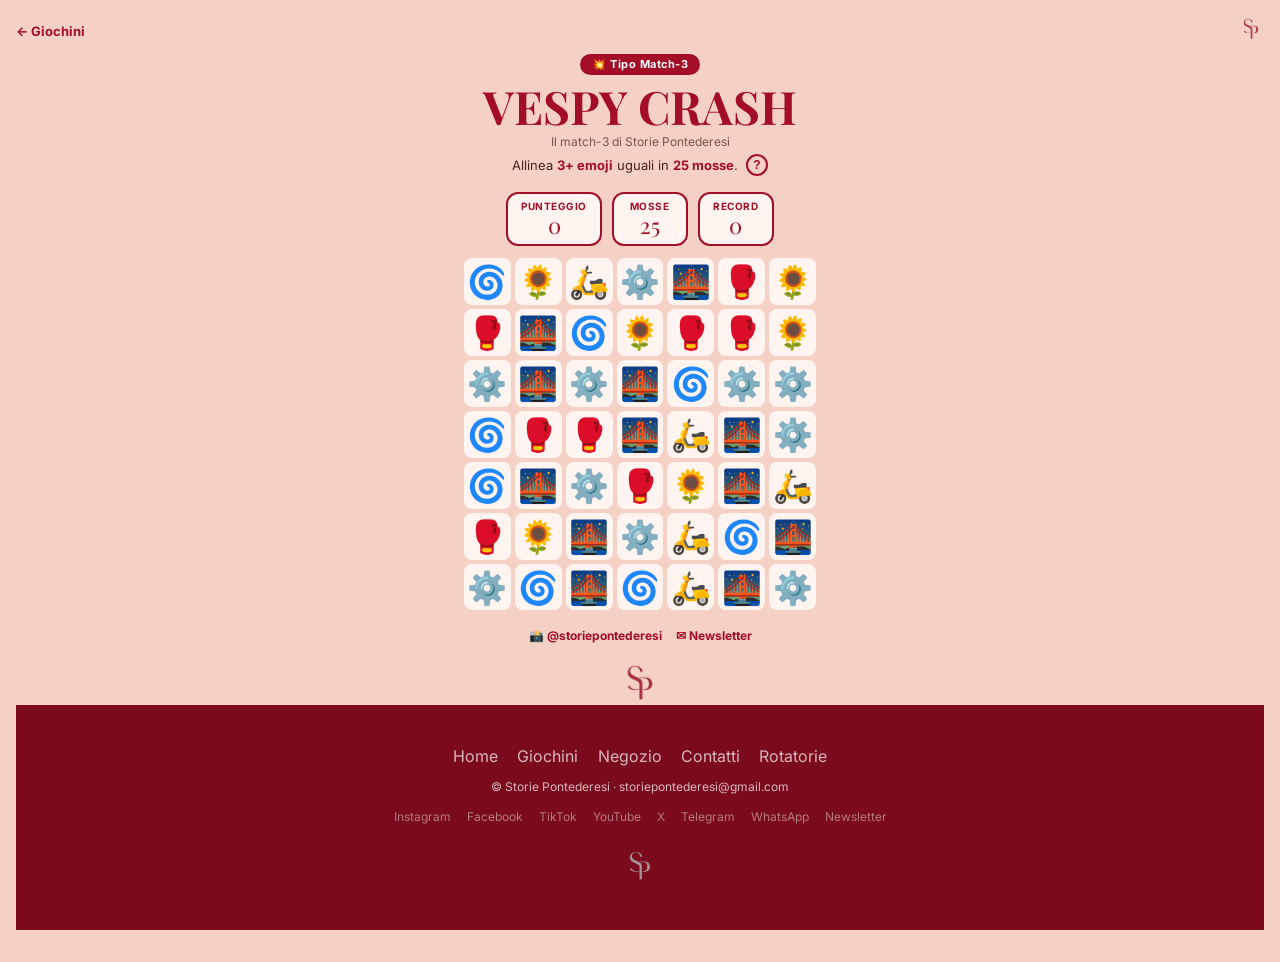
<file: giochi/vespycrash/index.html>
<!DOCTYPE html>
<html lang="it">
<head>
  <meta charset="UTF-8">
  <link rel="icon" href="../../grafiche/logo.png">
  <link rel="apple-touch-icon" href="../../grafiche/logo.png">
  <meta name="viewport" content="width=device-width, initial-scale=1.0">
  <title>Vespy Crash — Storie Pontederesi</title>
  <meta name="description" content="Vespy Crash: il match-3 di Storie Pontederesi con le emoji di Pontedera. Abbina vespe, ponti, guantoni e altro!">
  <link href="https://fonts.googleapis.com/css2?family=Playfair+Display:ital,wght@0,700;0,900;1,700&family=Inter:wght@400;500;600;700&display=swap" rel="stylesheet">
  <script data-goatcounter="https://storiepontederesi.goatcounter.com/count"
          async src="//gc.zgo.at/count.js"></script>
  <style>
    *,*::before,*::after{box-sizing:border-box;margin:0;padding:0}
    :root{
      --rosa:#f5d0c5;--rosso:#a40d26;--teal:#5bbfad;
      --giallo:#f5c842;--testo:#4a2020;--bg:#fff4f0;
    }
    body{background:var(--rosa);font-family:'Inter',sans-serif;color:var(--testo);
      min-height:100vh;display:flex;flex-direction:column;align-items:center;
      padding:.5rem 1rem 2rem;gap:0;user-select:none}

    header{text-align:center;margin-bottom:.5rem}
    h1{font-family:'Playfair Display',serif;font-size:clamp(26px,7vw,46px);
      color:var(--rosso);text-transform:uppercase;line-height:1.1}
    .subtitolo{font-size:12px;color:var(--testo);opacity:.7;margin-top:.15rem}
    .istruzioni{font-size:13px;color:var(--testo);margin-top:.4rem;line-height:1.55;
      max-width:340px;text-align:center}
    .istruzioni strong{color:var(--rosso)}

    /* HUD */
    #hud{display:flex;gap:10px;justify-content:center;margin:.5rem 0;flex-wrap:wrap}
    .hud-box{background:var(--bg);border:2px solid var(--rosso);border-radius:12px;
      padding:.35rem .8rem;text-align:center;min-width:76px}
    .hud-label{font-size:10px;font-weight:700;color:var(--rosso);text-transform:uppercase;letter-spacing:.5px}
    .hud-val{font-family:'Playfair Display',serif;font-size:22px;color:var(--rosso);line-height:1.2}
    .hud-val.bump{animation:bump .25s ease}
    @keyframes bump{0%,100%{transform:scale(1)}50%{transform:scale(1.35)}}

    /* Board */
    #board-wrap{position:relative}
    #board{
      display:grid;grid-template-columns:repeat(7,1fr);gap:4px;
      width:min(352px,96vw);margin:.3rem auto;
    }
    .cell{
      aspect-ratio:1;background:var(--bg);border-radius:8px;
      display:flex;align-items:center;justify-content:center;
      font-size:clamp(20px,5.5vw,32px);cursor:pointer;
      border:2px solid transparent;
      overflow:hidden;
    }
    .cell:hover{filter:brightness(1.06)}
    .cell.selected{background:#fce8e2;border-color:var(--rosso);transform:scale(1.1)}

    /* Match pop-out */
    .cell.matched{animation:pop-out .32s ease forwards;pointer-events:none}
    @keyframes pop-out{
      0%{transform:scale(1);opacity:1}
      45%{transform:scale(1.35);opacity:.8}
      100%{transform:scale(0);opacity:0}
    }

    /* Empty slot (after removal, before gravity) */
    .cell.empty-slot{
      background:rgba(139,26,47,.07);
      border:2px dashed rgba(139,26,47,.2);
    }

    /* Tile fall animation — uses CSS custom property --fall-px */
    .cell.tile-fall{animation:tile-fall .38s cubic-bezier(.4,0,.6,1) forwards}
    @keyframes tile-fall{
      from{transform:translateY(var(--fall-px,0))}
      to{transform:translateY(0)}
    }

    /* Combo toast */
    #combo-toast{
      position:absolute;top:50%;left:50%;transform:translate(-50%,-50%);
      font-family:'Playfair Display',serif;font-size:30px;color:var(--rosso);
      pointer-events:none;opacity:0;white-space:nowrap;text-shadow:0 2px 8px rgba(0,0,0,.15);
    }
    #combo-toast.show{animation:combo-anim .75s ease forwards}
    @keyframes combo-anim{
      0%{opacity:0;transform:translate(-50%,-60%) scale(.7)}
      30%{opacity:1;transform:translate(-50%,-50%) scale(1.15)}
      70%{opacity:1;transform:translate(-50%,-50%) scale(1)}
      100%{opacity:0;transform:translate(-50%,-44%) scale(.9)}
    }

    /* Game over overlay */
    #overlay{
      display:none;position:fixed;inset:0;background:rgba(139,26,47,.55);
      align-items:center;justify-content:center;z-index:10;
    }
    #overlay.show{display:flex}
    #gameover-box{
      background:var(--bg);border:3px solid var(--rosso);border-radius:20px;
      padding:2rem 2.2rem;text-align:center;max-width:300px;width:90%;
    }
    #gameover-box h2{font-family:'Playfair Display',serif;color:var(--rosso);font-size:28px;margin-bottom:.5rem}
    #gameover-box p{font-size:14px;margin-bottom:.3rem;color:var(--testo)}
    .score-final{font-family:'Playfair Display',serif;font-size:40px;color:var(--rosso);margin:.4rem 0}
    .btn{display:inline-block;margin-top:.8rem;padding:.55rem 1.4rem;border-radius:999px;
      border:2px solid var(--rosso);background:var(--rosso);color:var(--bg);
      font-weight:700;font-size:14px;cursor:pointer;text-decoration:none;transition:opacity .15s}
    .btn:hover{opacity:.85}
    .btn-ghost{background:transparent;color:var(--rosso);margin-left:8px}
    .btn-ghost:hover{background:var(--rosso);color:var(--bg)}

    /* Nav */
    .nav{font-size:13px;text-align:center;margin-top:.6rem}
    .nav a{color:var(--rosso);font-weight:700;text-decoration:none}
    .nav a:hover{text-decoration:underline}
    .social-row{display:flex;gap:14px;justify-content:center;flex-wrap:wrap;
      font-size:12px;font-weight:700;margin:.8rem 0}
    .social-row a{color:var(--rosso);text-decoration:none}
    .social-row a:hover{text-decoration:underline}
    .logo{width:44px;opacity:.9;margin-top:.3rem}

    #no-moves{display:none;font-size:12px;font-weight:700;color:var(--rosso);
      text-align:center;margin-bottom:.3rem}
  
    /* ── TOPBAR ── */
    .game-topbar{width:100%;display:flex;align-items:center;justify-content:space-between;padding:.5rem 0 .4rem}
    .back-link{color:var(--rosso);text-decoration:none;font-size:13px;font-weight:700}
    .back-link:hover{text-decoration:underline}
    .topbar-logo{height:26px;opacity:.8}
    /* ── FOOTER ── */
    .site-footer{width:100%;align-self:stretch;background:#7a0a1c;color:rgba(255,255,255,.7);padding:2rem 1.5rem;text-align:center;margin-top:auto;}
    .site-footer img{height:36px;margin-top:1.5rem;margin-bottom:.6rem;opacity:.85;}
    .site-footer p{font-size:12px;line-height:1.8;}
    .site-footer a{color:rgba(255,255,255,.7);text-decoration:none;}
    .site-footer a:hover{color:#fff;}
    .footer-links{display:flex;gap:1.2rem;justify-content:center;flex-wrap:wrap;margin:.6rem 0;}
    .footer-social{display:flex;gap:1rem;justify-content:center;flex-wrap:wrap;margin-top:.75rem;font-size:12px;opacity:.65;}
    /* ── GAME BADGE ── */
    .game-badge{display:inline-block;background:var(--rosso);color:#fff;font-size:11px;font-weight:700;border-radius:999px;padding:.22rem .75rem;letter-spacing:.5px;margin-bottom:.4rem}
    .header-actions{display:flex;align-items:center;justify-content:center;gap:.5rem;margin-top:.3rem}
    .btn-help{background:none;border:2px solid var(--rosso);color:var(--rosso);border-radius:50%;width:22px;height:22px;font-size:12px;font-weight:700;cursor:pointer;display:flex;align-items:center;justify-content:center;flex-shrink:0;padding:0}
    .btn-help:hover{background:var(--rosso);color:var(--bg)}
    /* ── RECORD GLOW ── */
    @keyframes record-pulse{0%{box-shadow:0 0 0 0 rgba(245,200,66,.7)}60%{box-shadow:0 0 24px 12px rgba(245,200,66,.25)}100%{box-shadow:0 0 0 0 rgba(245,200,66,0)}}
    #gameover-box.record-glow{animation:record-pulse 1s ease 3}
    /* ── HELP OVERLAY ── */
    #help-overlay{display:none;position:fixed;inset:0;background:rgba(74,32,32,.65);z-index:200;align-items:center;justify-content:center;padding:1rem}
    #help-overlay.show{display:flex}
    #help-box{background:var(--bg);border:2.5px solid var(--rosso);border-radius:20px;padding:1.6rem 1.4rem;max-width:300px;width:100%;text-align:center}
    #help-box h2{font-family:'Playfair Display',serif;color:var(--rosso);font-size:20px;margin-bottom:.7rem}
    #help-box p{font-size:13px;color:var(--testo);line-height:1.65;margin-bottom:.6rem}
    #help-box strong{color:var(--rosso)}
    .help-emojis{font-size:26px;letter-spacing:4px;margin:.5rem 0}
    .btn-start-play{margin-top:.9rem;padding:.6rem 1.6rem;border-radius:999px;border:none;background:var(--rosso);color:#fff;font-weight:700;font-size:14px;cursor:pointer;font-family:'Playfair Display',serif}
    .btn-start-play:hover{opacity:.9}
  </style>
</head>
<body>

<div class="game-topbar">
  <a href="/giochi/" class="back-link">← Giochini</a>
  <a href="/"><img src="../../grafiche/logo.png" alt="Storie Pontederesi" class="topbar-logo"></a>
</div>

<header>
  <span class="game-badge">💥 Tipo Match-3</span>
  <h1>Vespy Crash</h1>
  <p class="subtitolo">Il match-3 di Storie Pontederesi</p>
  <div class="header-actions">
    <p class="istruzioni" style="margin:0">Allinea <strong>3+ emoji</strong> uguali in <strong>25 mosse</strong>.</p>
    <button class="btn-help" onclick="apriHelp()" title="Come si gioca">?</button>
  </div>
</header>

<div id="hud">
  <div class="hud-box">
    <div class="hud-label">Punteggio</div>
    <div class="hud-val" id="score-val">0</div>
  </div>
  <div class="hud-box">
    <div class="hud-label">Mosse</div>
    <div class="hud-val" id="moves-val">25</div>
  </div>
  <div class="hud-box">
    <div class="hud-label">Record</div>
    <div class="hud-val" id="best-val">0</div>
  </div>
</div>

<div id="no-moves">Nessuna mossa possibile — griglia rimescolata! 🔀</div>

<div id="board-wrap">
  <div id="board"></div>
  <div id="combo-toast"></div>
</div>

<div id="overlay">
  <div id="gameover-box">
    <h2>Fine mosse!</h2>
    <p>Punteggio finale</p>
    <div class="score-final" id="final-score">0</div>
    <p id="record-msg"></p>
    <div>
      <button class="btn" onclick="restart()">↺ Rigioca</button>
    </div>
  </div>
</div>


<div class="social-row">
  <a href="https://www.instagram.com/storiepontederesi" target="_blank">📸 @storiepontederesi</a>
  <a href="https://storiepontederesi.substack.com" target="_blank">✉ Newsletter</a>
</div>
<img src="../../grafiche/logo.png" alt="Storie Pontederesi" class="logo">

<script>
const EMOJIS = ["🛵","🌉","🥊","🌀","⚙️","🌻"];
const SIZE = 7;
const MAX_MOVES = 25;
const GAP_PX = 4;

let grid = [];
let selected = null;
let score = 0;
let movesLeft = MAX_MOVES;
let animating = false;
let bestScore = parseInt(localStorage.getItem("vespycrash_best") || "0");

// ── Grid init (no initial matches) ───────────────────────────────────────────
function initGrid() {
  grid = [];
  for(let r = 0; r < SIZE; r++) {
    grid[r] = [];
    for(let c = 0; c < SIZE; c++) {
      const forbidden = new Set();
      if(c >= 2 && grid[r][c-1] === grid[r][c-2]) forbidden.add(grid[r][c-1]);
      if(r >= 2 && grid[r-1][c] === grid[r-2][c]) forbidden.add(grid[r-1][c]);
      const avail = EMOJIS.map((_,i) => i).filter(i => !forbidden.has(i));
      grid[r][c] = avail[Math.floor(Math.random() * avail.length)];
    }
  }
}

// ── Match detection ───────────────────────────────────────────────────────────
function findMatches() {
  const matched = new Set();
  for(let r = 0; r < SIZE; r++) {
    for(let c = 0; c < SIZE - 2; c++) {
      if(grid[r][c] !== null && grid[r][c] === grid[r][c+1] && grid[r][c] === grid[r][c+2]) {
        let e = c + 2;
        while(e + 1 < SIZE && grid[r][e+1] === grid[r][c]) e++;
        for(let i = c; i <= e; i++) matched.add(`${r},${i}`);
      }
    }
  }
  for(let c = 0; c < SIZE; c++) {
    for(let r = 0; r < SIZE - 2; r++) {
      if(grid[r][c] !== null && grid[r][c] === grid[r+1][c] && grid[r][c] === grid[r+2][c]) {
        let e = r + 2;
        while(e + 1 < SIZE && grid[e+1][c] === grid[r][c]) e++;
        for(let i = r; i <= e; i++) matched.add(`${i},${c}`);
      }
    }
  }
  return matched;
}

// ── Fall distance tracking ────────────────────────────────────────────────────
// Returns map "r,c" → rows fallen (positive = fell down, SIZE+N = new from top)
function computeFallDistances(gridBefore) {
  const fallDist = {};
  for(let c = 0; c < SIZE; c++) {
    // Non-null tiles collected from bottom to top
    const tiles = [];
    for(let r = SIZE - 1; r >= 0; r--) {
      if(gridBefore[r][c] !== null) tiles.push(r);
    }
    // tiles[0] = bottommost non-null, moves to row SIZE-1
    // tiles[i] moves to row SIZE-1-i
    for(let i = 0; i < tiles.length; i++) {
      const newRow = SIZE - 1 - i;
      const oldRow = tiles[i];
      fallDist[`${newRow},${c}`] = newRow - oldRow; // 0 if didn't move
    }
    // New tiles fill the top rows
    const numNew = SIZE - tiles.length;
    for(let r = 0; r < numNew; r++) {
      fallDist[`${r},${c}`] = SIZE + (numNew - r); // large = far above board
    }
  }
  return fallDist;
}

// ── Gravity + refill ──────────────────────────────────────────────────────────
function applyGravity() {
  for(let c = 0; c < SIZE; c++) {
    const tiles = [];
    for(let r = SIZE - 1; r >= 0; r--) {
      if(grid[r][c] !== null) tiles.push(grid[r][c]);
    }
    for(let r = SIZE - 1; r >= 0; r--) {
      const idx = SIZE - 1 - r;
      grid[r][c] = idx < tiles.length
        ? tiles[idx]
        : Math.floor(Math.random() * EMOJIS.length);
    }
  }
}

// ── Cell pixel size ───────────────────────────────────────────────────────────
function getCellUnit() {
  const boardW = document.getElementById("board").getBoundingClientRect().width || 352;
  const cellW = (boardW - GAP_PX * (SIZE - 1)) / SIZE;
  return cellW + GAP_PX; // px per row (cell + gap)
}

// ── Valid moves check ─────────────────────────────────────────────────────────
function hasValidMoves() {
  for(let r = 0; r < SIZE; r++) {
    for(let c = 0; c < SIZE; c++) {
      for(const [dr, dc] of [[0,1],[1,0]]) {
        const nr = r+dr, nc = c+dc;
        if(nr >= SIZE || nc >= SIZE) continue;
        [grid[r][c], grid[nr][nc]] = [grid[nr][nc], grid[r][c]];
        const ok = findMatches().size > 0;
        [grid[r][c], grid[nr][nc]] = [grid[nr][nc], grid[r][c]];
        if(ok) return true;
      }
    }
  }
  return false;
}

const delay = ms => new Promise(r => setTimeout(r, ms));

// ── Render full grid ──────────────────────────────────────────────────────────
function renderGrid(matchedSet = new Set(), fallDist = null) {
  const board = document.getElementById("board");
  const unitPx = getCellUnit();
  board.innerHTML = "";
  for(let r = 0; r < SIZE; r++) {
    for(let c = 0; c < SIZE; c++) {
      const cell = document.createElement("div");
      cell.className = "cell";
      const key = `${r},${c}`;
      const val = grid[r][c];

      if(val !== null) {
        cell.textContent = EMOJIS[val];
        cell.dataset.r = r; cell.dataset.c = c;
        if(matchedSet.has(key)) {
          cell.classList.add("matched");
        } else if(fallDist) {
          const dist = fallDist[key];
          if(dist !== undefined && dist > 0) {
            cell.style.setProperty("--fall-px", `${-dist * unitPx}px`);
            cell.classList.add("tile-fall");
          }
        }
        if(selected?.r === r && selected?.c === c) cell.classList.add("selected");
        cell.addEventListener("click", () => handleClick(r, c));
      } else {
        cell.classList.add("empty-slot");
      }
      board.appendChild(cell);
    }
  }
}

// ── HUD ───────────────────────────────────────────────────────────────────────
function updateHUD() {
  document.getElementById("score-val").textContent = score;
  document.getElementById("moves-val").textContent = movesLeft;
  document.getElementById("best-val").textContent = bestScore;
}

function bumpEl(id) {
  const el = document.getElementById(id);
  el.classList.remove("bump"); void el.offsetWidth; el.classList.add("bump");
}

// ── Combo toast ───────────────────────────────────────────────────────────────
function showCombo(cascade) {
  if(cascade < 1) return;
  const msgs = ["Combo! 🔥","Super! 🔥🔥","Mega! 💥","Incredibile! ⚡","LEGGENDARIO! 🛵💨"];
  const toast = document.getElementById("combo-toast");
  toast.textContent = msgs[Math.min(cascade - 1, msgs.length - 1)];
  toast.classList.remove("show"); void toast.offsetWidth; toast.classList.add("show");
}

// ── Match processing with cascade animation ───────────────────────────────────
async function processMatches(cascade = 0) {
  const matched = findMatches();
  if(matched.size === 0) return false;

  score += matched.size * 10 * (cascade + 1);
  updateHUD();
  bumpEl("score-val");
  showCombo(cascade);

  // 1. Animate matched tiles popping out
  renderGrid(matched);
  await delay(340);

  // 2. Nullify matched cells
  for(const key of matched) {
    const [r, c] = key.split(",").map(Number);
    grid[r][c] = null;
  }

  // 3. Show empty slots briefly so the player sees the gaps
  renderGrid();
  await delay(160);

  // 4. Compute fall distances BEFORE applying gravity
  const gridSnapshot = grid.map(row => [...row]);
  const fallDist = computeFallDistances(gridSnapshot);

  // 5. Apply gravity (fill nulls from top)
  applyGravity();

  // 6. Render with fall animation
  renderGrid(new Set(), fallDist);
  await delay(440);

  // 7. Check for cascades
  await processMatches(cascade + 1);
  return true;
}

// ── Swap logic ────────────────────────────────────────────────────────────────
async function trySwap(r1, c1, r2, c2) {
  animating = true;
  selected = null;

  [grid[r1][c1], grid[r2][c2]] = [grid[r2][c2], grid[r1][c1]];
  renderGrid();
  await delay(110);

  const hadMatch = await processMatches();

  if(!hadMatch) {
    [grid[r1][c1], grid[r2][c2]] = [grid[r2][c2], grid[r1][c1]];
    renderGrid();
  } else {
    movesLeft--;
    updateHUD();
    bumpEl("moves-val");
    if(!hasValidMoves()) {
      initGrid();
      document.getElementById("no-moves").style.display = "block";
      setTimeout(() => document.getElementById("no-moves").style.display = "none", 2500);
    }
    renderGrid();
    if(movesLeft === 0) { await delay(400); endGame(); }
  }

  animating = false;
}

function handleClick(r, c) {
  if(animating || movesLeft === 0) return;
  if(!selected) { selected = {r,c}; renderGrid(); return; }
  if(selected.r === r && selected.c === c) { selected = null; renderGrid(); return; }
  if(Math.abs(r-selected.r) + Math.abs(c-selected.c) === 1) {
    trySwap(selected.r, selected.c, r, c);
  } else {
    selected = {r,c}; renderGrid();
  }
}

// ── Game over / restart ───────────────────────────────────────────────────────
function endGame() {
  const isRecord = score > bestScore;
  if(isRecord) { bestScore = score; localStorage.setItem("vespycrash_best", bestScore); document.getElementById("gameover-box").classList.add("record-glow"); }
  document.getElementById("final-score").textContent = score;
  document.getElementById("record-msg").textContent = isRecord
    ? "🏆 Nuovo record! Boia che giocatore!"
    : `Record: ${bestScore}`;
  document.getElementById("overlay").classList.add("show");
}

function restart() {
  document.getElementById("overlay").classList.remove("show");
  score = 0; movesLeft = MAX_MOVES; selected = null; animating = false;
  initGrid(); updateHUD(); renderGrid();
}

initGrid(); updateHUD(); renderGrid();
function apriHelp(){document.getElementById('help-overlay').classList.add('show');}
function chiudiHelp(){document.getElementById('help-overlay').classList.remove('show');localStorage.setItem('vespycrash_help_seen','1');}
if(!localStorage.getItem('vespycrash_help_seen')){document.getElementById('help-overlay').classList.add('show');}
</script>

<div id="help-overlay">
  <div id="help-box">
    <h2>Come si gioca Vespy Crash?</h2>
    <div class="help-emojis">🛵 🌉 🥊 🌀 ⚙️ 🌻</div>
    <p>Clicca un'emoji, poi quella <strong>adiacente</strong> per scambiarle.</p>
    <p>Allinea <strong>3 o più uguali</strong> in riga o colonna per farle sparire e guadagnare punti.</p>
    <p>Le <strong>combo in cascata</strong> valgono di più! Hai <strong>25 mosse</strong> in totale.</p>
    <button class="btn-start-play" onclick="chiudiHelp()">Inizia a giocare →</button>
  </div>
</div>

<!-- ── FOOTER ── -->
<footer class="site-footer">
  <div class="footer-links">
    <a href="/">Home</a>
    <a href="/giochi/">Giochini</a>
    <a href="/negozio/">Negozio</a>
    <a href="/#contatti">Contatti</a>
    <a href="https://storiepontederesi.substack.com" target="_blank">Rotatorie</a>
  </div>
  <p>© Storie Pontederesi · <a href="mailto:storiepontederesi@gmail.com">storiepontederesi@gmail.com</a></p>
  <div class="footer-social">
    <a href="https://www.instagram.com/storiepontederesi/" target="_blank" title="Instagram">Instagram</a>
    <a href="https://www.facebook.com/storiepontederesi/" target="_blank" title="Facebook">Facebook</a>
    <a href="https://www.tiktok.com/@storiepontederesi" target="_blank" title="TikTok">TikTok</a>
    <a href="https://www.youtube.com/@StoriePontederesi" target="_blank" title="YouTube">YouTube</a>
    <a href="https://x.com/SPontederesi" target="_blank" title="X">X</a>
    <a href="https://t.me/+WxttpZPyHsc3ZmVk" target="_blank" title="Telegram">Telegram</a>
    <a href="https://whatsapp.com/channel/0029VbD66IMG8l5E7vnlet40" target="_blank" title="WhatsApp">WhatsApp</a>
    <a href="https://storiepontederesi.substack.com" target="_blank" title="Newsletter">Newsletter</a>
  </div>
  <img src="../../grafiche/logo-bianco.png" alt="Storie Pontederesi">
</footer>
</body>
</html>
</file>
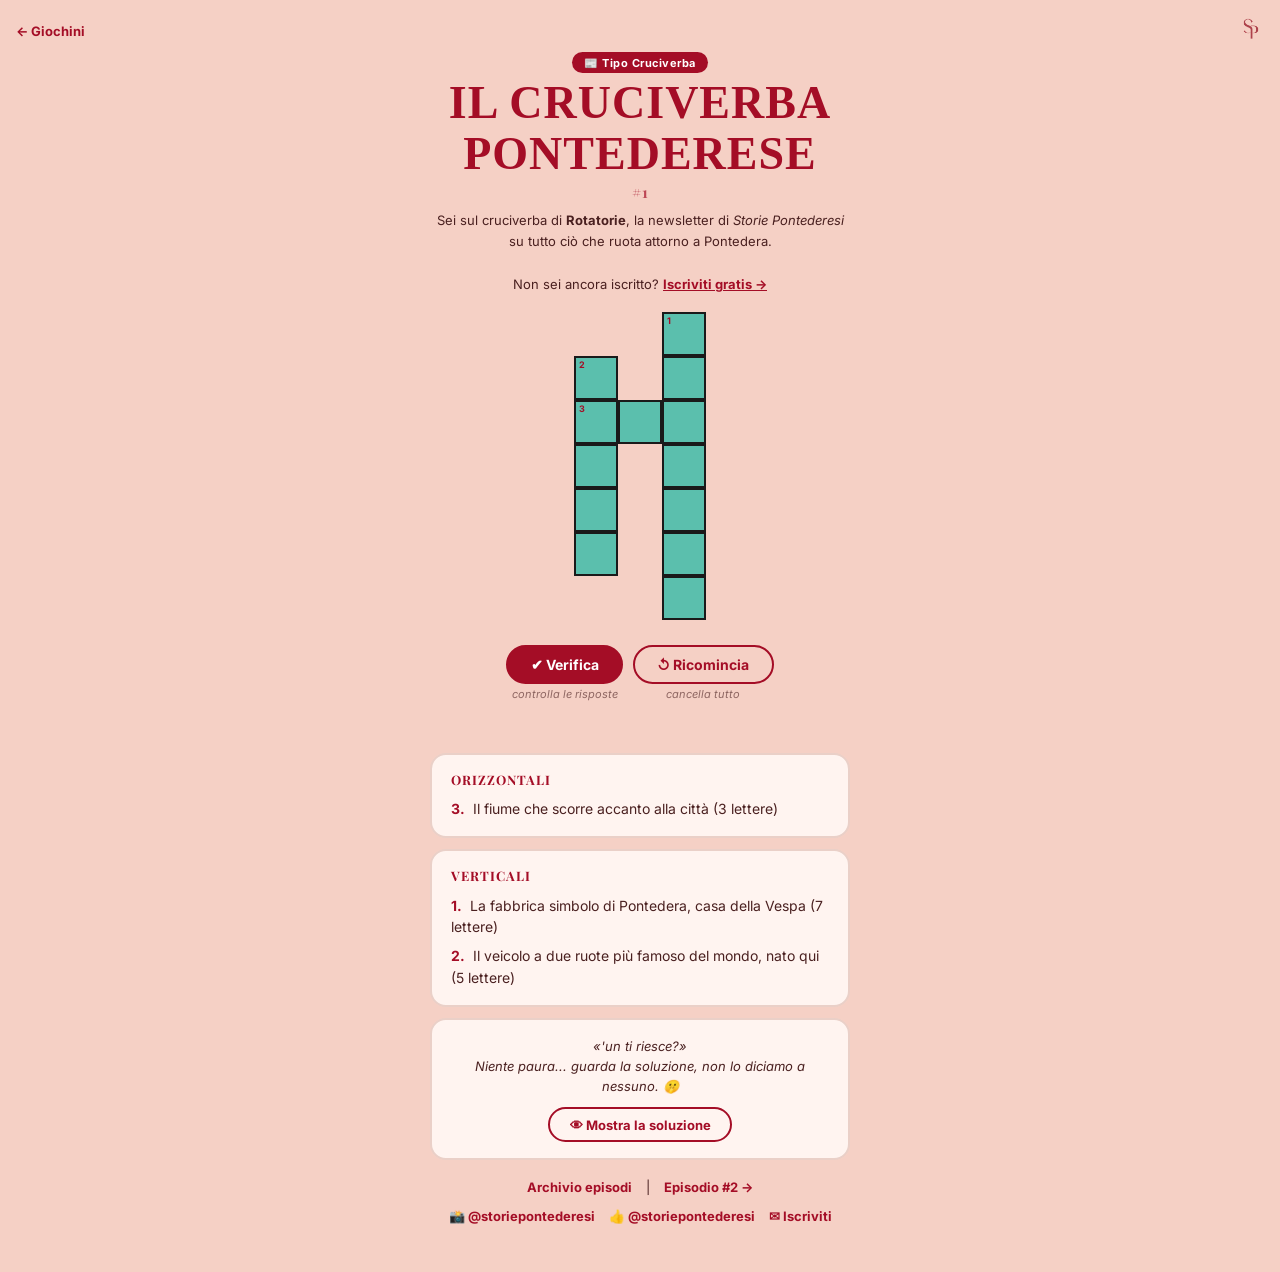
<file: giochi/cruciverba/01/index.html>
<!DOCTYPE html>
<html lang="it">
<head>
<meta charset="UTF-8">
<title>Il Cruciverba Pontederese #1</title>
<meta http-equiv="refresh" content="0; url=../gioca/?n=1">
<link rel="canonical" href="../gioca/?n=1">
</head>
<body><a href="../gioca/?n=1">Vai al Cruciverba Pontederese #1</a></body>
</html>
</file>
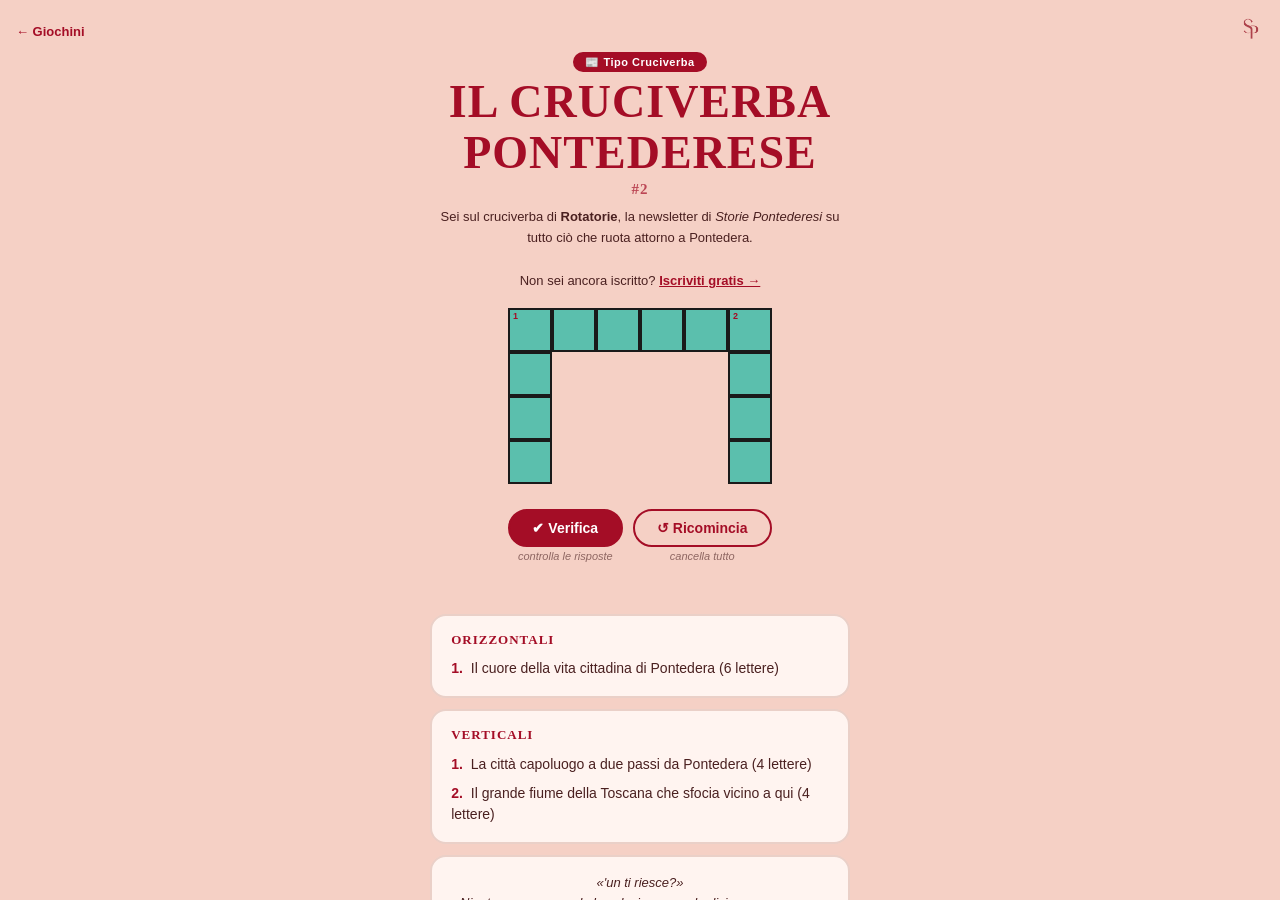
<file: giochi/cruciverba/02/index.html>
<!DOCTYPE html>
<html lang="it">
<head>
<meta charset="UTF-8">
<title>Il Cruciverba Pontederese #2</title>
<meta http-equiv="refresh" content="0; url=../gioca/?n=2">
<link rel="canonical" href="../gioca/?n=2">
</head>
<body><a href="../gioca/?n=2">Vai al Cruciverba Pontederese #2</a></body>
</html>
</file>
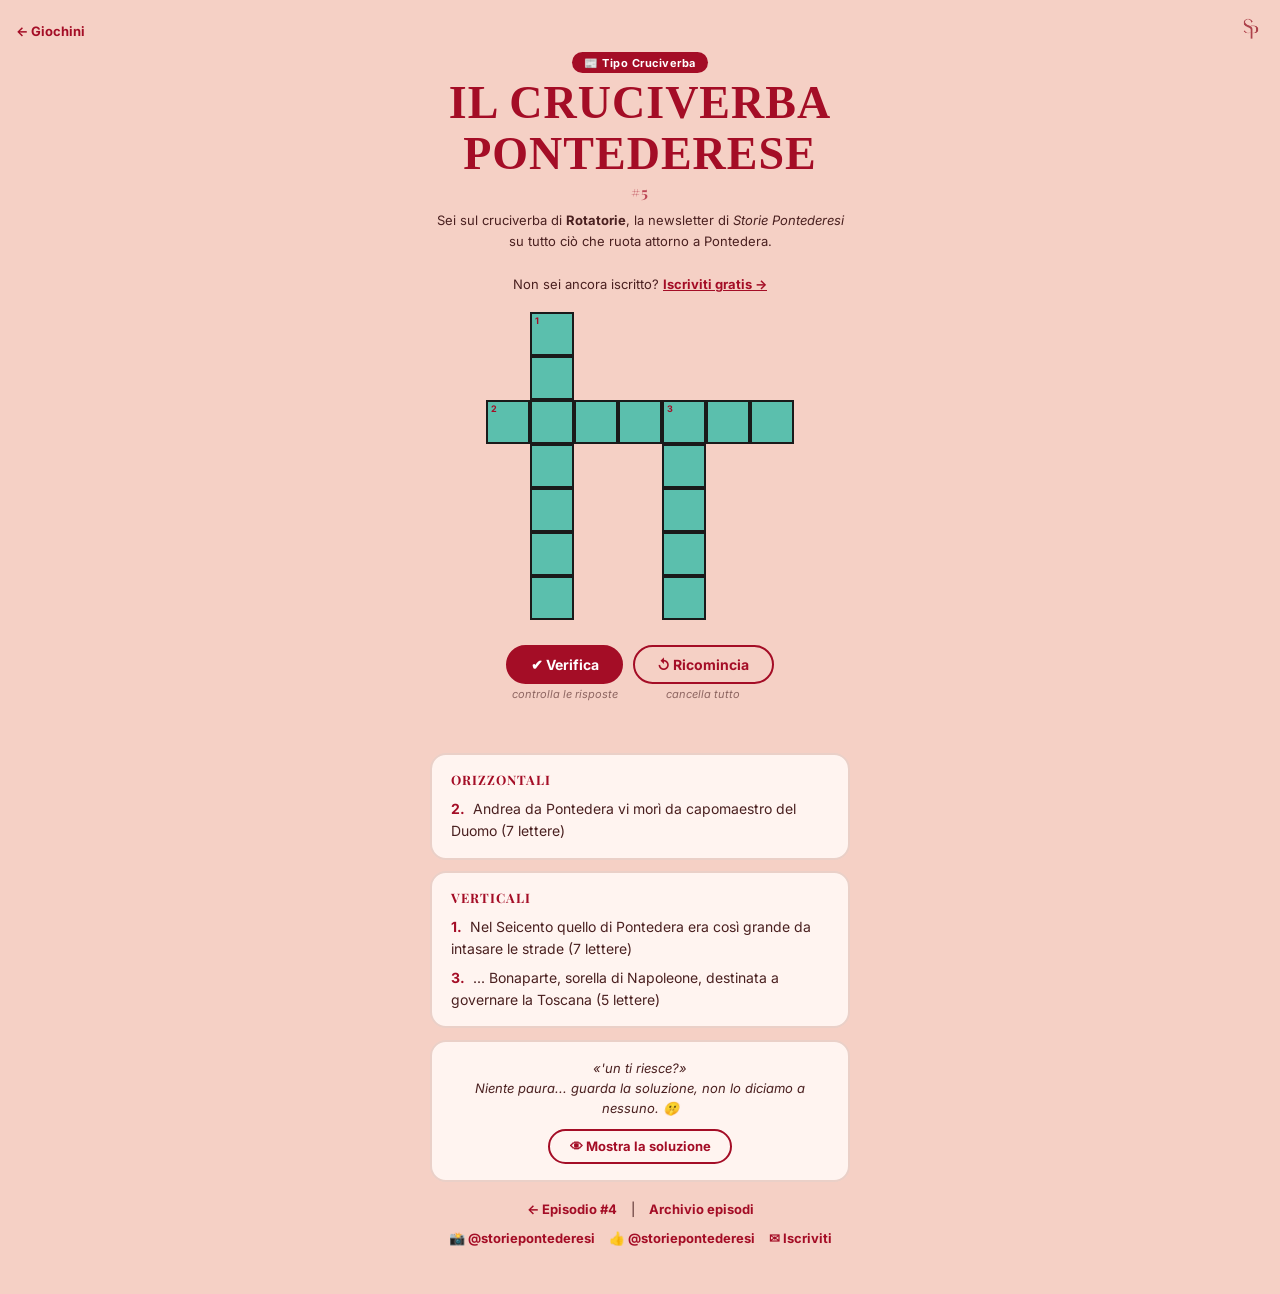
<file: giochi/cruciverba/gioca/index.html>
<!DOCTYPE html>
<html lang="it">
<head>
<meta charset="UTF-8">
  <link rel="icon" href="/grafiche/logo.png">
  <link rel="apple-touch-icon" href="/grafiche/logo.png">
<meta name="viewport" content="width=device-width, initial-scale=1.0">
<meta property="og:title" content="Il Cruciverba Pontederese">
<meta property="og:description" content="Metti alla prova la tua conoscenza di Pontedera con il cruciverba di Rotatorie!">
<meta property="og:image" content="https://storiepontederesi.it/giochi/cruciverba/LogoStoriePontederesi_cruciverba.png">
<meta property="og:type" content="website">
<title>Il Cruciverba Pontederese</title>
<link href="https://fonts.googleapis.com/css2?family=Permanent+Marker&family=Playfair+Display:wght@700;900&family=Inter:wght@400;500;600;700&display=swap" rel="stylesheet">
<link rel="stylesheet" href="../cruciverba.css">
  <script data-goatcounter="https://storiepontederesi.goatcounter.com/count"
          async src="//gc.zgo.at/count.js"></script>
</head>
<body>

<div class="game-topbar">
  <a href="/giochi/" class="back-link">← Giochini</a>
  <a href="/"><img src="/grafiche/logo.png" alt="Storie Pontederesi" class="topbar-logo"></a>
</div>
<span class="game-badge">📰 Tipo Cruciverba</span>
<h1>Il Cruciverba<br>Pontederese</h1>
<div class="numero" id="numero"></div>

<div class="intro">
  Sei sul cruciverba di <strong>Rotatorie</strong>, la newsletter di <em>Storie Pontederesi</em> su tutto ciò che ruota attorno a Pontedera.<br><br>
  Non sei ancora iscritto? <a href="https://storiepontederesi.substack.com/subscribe" target="_blank">Iscriviti gratis →</a>
</div>

<div id="grid" class="cw-grid"></div>

<div class="btn-row">
  <div class="btn-wrap">
    <button class="btn-check" onclick="check()">✔ Verifica</button>
    <span class="btn-label">controlla le risposte</span>
  </div>
  <div class="btn-wrap">
    <button class="btn-reset" onclick="reset()">↺ Ricomincia</button>
    <span class="btn-label">cancella tutto</span>
  </div>
</div>

<p class="result-msg" id="msg"></p>

<div class="share-box" id="shareBox">
  <div class="share-title">Condividi il risultato!</div>
  <div class="share-btns">
    <a class="share-btn sh-wa" href="#" onclick="shareWA();return false;">💬 WhatsApp</a>
    <button class="share-btn sh-ig" onclick="shareIG()">📸 Instagram</button>
    <a class="share-btn sh-fb" href="#" onclick="shareFB();return false;">👍 Facebook</a>
    <button class="share-btn sh-copy" onclick="copyText()">📋 Copia testo</button>
  </div>
  <div class="copied-msg" id="copiedMsg"></div>
</div>

<div class="clues">
  <div class="clue-section" id="clues-H">
    <h3>Orizzontali</h3>
  </div>
  <div class="clue-section" id="clues-V">
    <h3>Verticali</h3>
  </div>
</div>

<div class="reveal-section">
  <p class="reveal-hint">«'un ti riesce?»<br>Niente paura... guarda la soluzione, non lo diciamo a nessuno. 🤫</p>
  <button class="btn-reveal" onclick="reveal()">👁 Mostra la soluzione</button>
</div>

<div class="nav-episodi" id="nav"></div>

<div class="social-row">
  <a href="https://www.instagram.com/storiepontederesi" target="_blank">📸 @storiepontederesi</a>
  <a href="https://www.facebook.com/storiepontederesi" target="_blank">👍 @storiepontederesi</a>
  <a href="https://storiepontederesi.substack.com/subscribe" target="_blank">✉ Iscriviti</a>
</div>

<script src="../episodi.js"></script>
<script src="../cruciverba.js"></script>
<script>
const ultimo = episodioCorrente(EPISODI.length);
const richiesto = parseInt(new URLSearchParams(location.search).get('n'), 10);
// Gli episodi futuri non si aprono: si torna all'ultimo uscito.
const n = richiesto >= 1 && richiesto <= ultimo ? richiesto : ultimo;
const ep = EPISODI[n - 1];

document.title = `Il Cruciverba Pontederese #${n}`;
document.getElementById('numero').textContent = `#${n}`;

['H', 'V'].forEach(d => {
  const box = document.getElementById('clues-' + d);
  const parole = ep.words.filter(w => w.dir === d).sort((a, b) => a.num - b.num);
  if (!parole.length) { box.remove(); return; }
  parole.forEach(w => {
    const item = document.createElement('div');
    item.className = 'clue-item';
    item.innerHTML = `<span class="clue-num">${w.num}.</span> `;
    item.append(`${w.def} (${w.word.length} lettere)`);
    box.appendChild(item);
  });
});

const nav = [];
if (n > 1) nav.push(`<a href="?n=${n - 1}">← Episodio #${n - 1}</a>`);
nav.push(`<a href="../">Archivio episodi</a>`);
if (n < ultimo) nav.push(`<a href="?n=${n + 1}">Episodio #${n + 1} →</a>`);
document.getElementById('nav').innerHTML = nav.join(' &nbsp;|&nbsp; ');

initCruciverba({ rows: ep.rows, cols: ep.cols, words: ep.words, episodeNum: n });
</script>
</body>
</html>
</file>
<file: giochi/cruciverba/cruciverba.css>
*{box-sizing:border-box;margin:0;padding:0}
:root{
  --rosso:#a40d26;--rosso-scuro:#7a0a1c;
  --rosa:#f5d0c5;--crema:#ead0c8;--bg-card:#fff4f0;
  --teal:#5bbfad;--testo:#4a2020;
}
body{background:var(--rosa);font-family:'Inter',sans-serif;min-height:100vh;
  display:flex;flex-direction:column;align-items:center;padding:.5rem 1rem 3rem}

/* ── TOPBAR ── */
.game-topbar{width:100%;display:flex;align-items:center;justify-content:space-between;padding:.5rem 0 .4rem}
.back-link{color:var(--rosso);text-decoration:none;font-size:13px;font-weight:700}
.back-link:hover{text-decoration:underline}
.topbar-logo{height:26px;opacity:.8}

/* ── BADGE ── */
.game-badge{display:inline-block;background:var(--rosso);color:#fff;font-size:11px;
  font-weight:700;border-radius:999px;padding:.22rem .75rem;letter-spacing:.5px;margin-bottom:.3rem}

/* ── HEADER ── */
h1{font-family:'Permanent Marker',cursive;color:var(--rosso);
  font-size:clamp(24px,6vw,46px);text-align:center;text-transform:uppercase;
  line-height:1.1;margin-bottom:.15rem;letter-spacing:1px}
.numero{font-family:'Playfair Display',serif;font-weight:700;color:var(--rosso);
  font-size:15px;margin-bottom:.5rem;opacity:.7;letter-spacing:1px}
.intro{max-width:420px;text-align:center;font-size:13px;color:var(--testo);
  line-height:1.65;margin-bottom:1rem}
.intro a{color:var(--rosso);font-weight:700;text-decoration:underline}

/* ── GRIGLIA ── */
.cw-grid{display:inline-grid;gap:0;margin-bottom:.9rem;position:relative}
.cell{width:44px;height:44px;position:relative;display:flex;align-items:center;justify-content:center;background:transparent}
.cell.active{background:var(--teal);border:2px solid #1a1a1a}
.cell.active.in-word{background:#7fd3c4}
.cell.active input:focus{background:#8de0d0}
.cell.correct{background:#a8e6a0!important;border:2px solid #1a5c1a}
.cell.wrong{background:#f5a0a0!important;border:2px solid #8b1a1a}
.cell input{width:100%;height:100%;border:none;background:transparent;text-align:center;font-size:18px;font-weight:700;text-transform:uppercase;color:#1a1a1a;outline:none;caret-color:transparent;cursor:pointer}
.cell-num{position:absolute;top:2px;left:3px;font-size:9px;font-weight:700;color:var(--rosso);pointer-events:none;line-height:1;z-index:2;font-family:'Inter',sans-serif}
/* Responsive grid scale */
@media(max-width:430px){
  .cw-grid{transform:scale(0.88);transform-origin:top center;margin-bottom:-.4rem}
}
@media(max-width:370px){
  .cw-grid{transform:scale(0.78);transform-origin:top center;margin-bottom:-1.4rem}
}

/* ── BOTTONI ── */
.btn-row{display:flex;gap:10px;margin:.7rem 0 .3rem;flex-wrap:wrap;justify-content:center}
.btn-wrap{display:flex;flex-direction:column;align-items:center;gap:3px}
.btn-check{
  background:var(--rosso);color:#fff;border:2px solid var(--rosso);
  font-family:'Inter',sans-serif;font-size:14px;font-weight:700;
  padding:.55rem 1.4rem;border-radius:999px;cursor:pointer;
  transition:background .15s;
}
.btn-check:hover{background:var(--rosso-scuro);border-color:var(--rosso-scuro)}
.btn-reset{
  background:transparent;color:var(--rosso);border:2px solid var(--rosso);
  font-family:'Inter',sans-serif;font-size:14px;font-weight:700;
  padding:.55rem 1.4rem;border-radius:999px;cursor:pointer;
  transition:background .15s,color .15s;
}
.btn-reset:hover{background:var(--rosso);color:#fff}
.btn-label{font-size:11px;color:var(--testo);opacity:.6;font-style:italic}

/* ── MESSAGGIO ── */
.result-msg{font-size:14px;color:var(--rosso);font-weight:700;
  margin:.4rem 0;text-align:center;min-height:22px}

/* ── CONDIVISIONE ── */
.share-box{
  display:none;flex-direction:column;align-items:center;gap:8px;
  margin:.6rem 0;max-width:420px;width:100%;
  background:var(--bg-card);border:2.5px solid var(--rosso);
  border-radius:16px;padding:1.2rem;
}
.share-box.visible{display:flex}
.share-title{font-family:'Playfair Display',serif;color:var(--rosso);font-size:16px;font-weight:700}
.share-btns{display:flex;gap:8px;flex-wrap:wrap;justify-content:center}
.share-btn{
  display:flex;align-items:center;gap:6px;font-size:13px;font-weight:700;
  padding:.45rem 1rem;border-radius:999px;border:none;
  cursor:pointer;text-decoration:none;color:#fff;transition:opacity .15s;
}
.share-btn:hover{opacity:.85}
.sh-wa{background:#25D366}
.sh-ig{background:#C13584}
.sh-fb{background:#1877F2}
.sh-copy{background:var(--rosso)}
.copied-msg{font-size:12px;color:var(--rosso);font-style:italic;min-height:16px;text-align:center}

/* ── DEFINIZIONI ── */
.clues{max-width:420px;width:100%;margin-top:.8rem;display:flex;flex-direction:column;gap:.7rem}
.clue-section{
  background:var(--bg-card);border:2px solid var(--crema);
  border-radius:16px;padding:1rem 1.2rem;
}
.clue-section h3{
  font-family:'Playfair Display',serif;font-size:13px;font-weight:700;
  color:var(--rosso);margin-bottom:.65rem;text-transform:uppercase;letter-spacing:1px;
}
.clue-item{font-size:14px;color:var(--testo);margin-bottom:.45rem;line-height:1.55}
.clue-item:last-child{margin-bottom:0}
.clue-num{font-weight:700;color:var(--rosso);margin-right:4px}

/* ── SOLUZIONE ── */
.reveal-section{
  max-width:420px;width:100%;margin-top:.7rem;
  background:var(--bg-card);border:2px solid var(--crema);
  border-radius:16px;padding:1rem 1.2rem;text-align:center;
}
.reveal-hint{font-size:13px;color:var(--testo);font-style:italic;margin-bottom:.7rem;line-height:1.55}
.btn-reveal{
  background:transparent;color:var(--rosso);border:2px solid var(--rosso);
  font-family:'Inter',sans-serif;font-size:13px;font-weight:700;
  padding:.45rem 1.2rem;border-radius:999px;cursor:pointer;
  transition:background .15s,color .15s;
}
.btn-reveal:hover{background:var(--rosso);color:#fff}

/* ── NAVIGAZIONE EPISODI ── */
.nav-episodi{max-width:420px;width:100%;margin-top:1.2rem;text-align:center;font-size:13px;color:var(--testo)}
.nav-episodi a{color:var(--rosso);font-weight:700;text-decoration:none;margin:0 6px}
.nav-episodi a:hover{text-decoration:underline}

/* ── SOCIAL ── */
.social-row{
  display:flex;gap:14px;margin-top:.8rem;
  align-items:center;justify-content:center;flex-wrap:wrap;
}
.social-row a{color:var(--rosso);font-size:13px;font-weight:700;text-decoration:none}
.social-row a:hover{text-decoration:underline}
.logo{width:48px;opacity:.85;margin-top:1rem}
</file>
